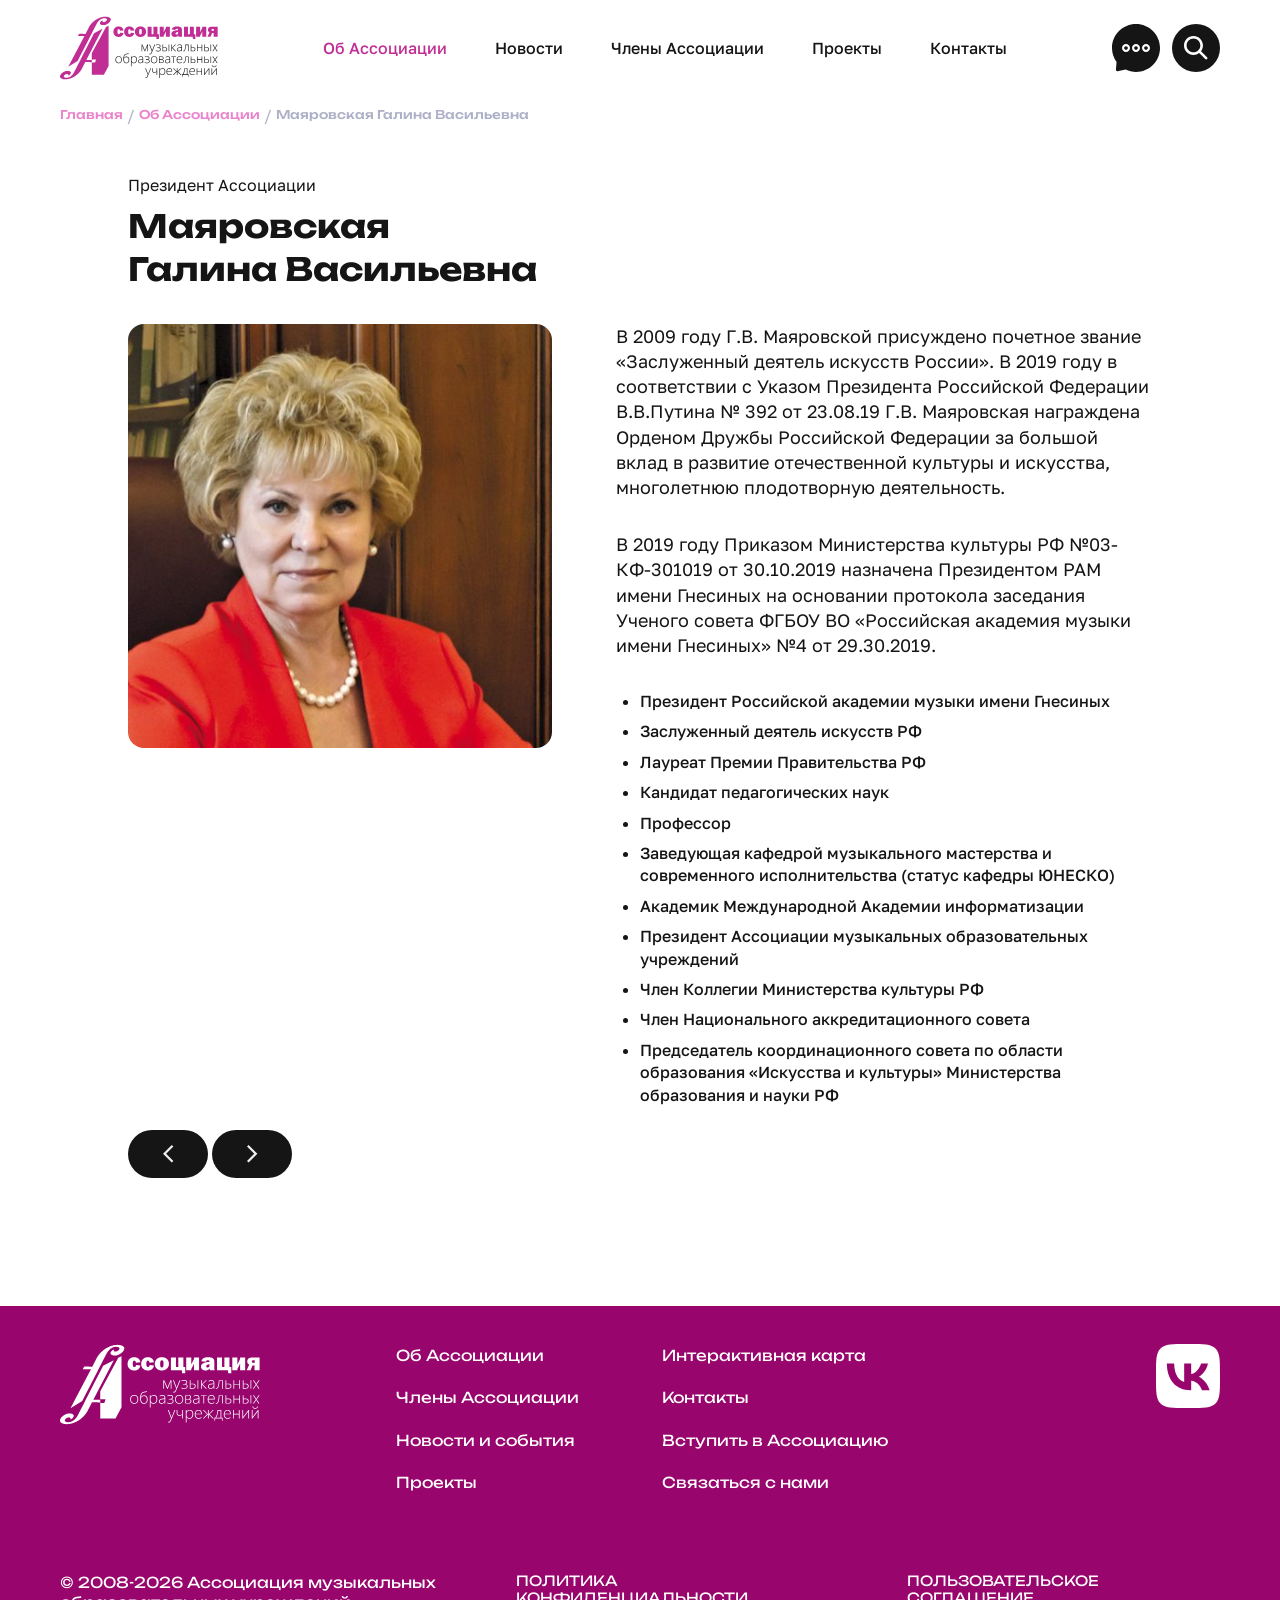
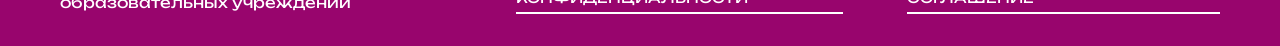
<file: about-detail.html>
<!DOCTYPE html>
<html lang="ru">
<head>
  <meta charset="UTF-8">
  <meta name="viewport" content="width=device-width, initial-scale=1.0">
  <title>Маяровская Галина Васильевна — Ассоциация музыкальных образовательных учреждений</title>

  <link rel="icon" href="favicon.ico" sizes="48x48">
  <link rel="icon" href="favicon.svg" type="image/svg+xml">
  <link rel="apple-touch-icon" href="apple-touch-icon.png">

  <!-- Шрифты из папки fonts: предзагрузка, чтобы текст сразу был нужным шрифтом -->
  <link rel="preload" href="fonts/golos-text-cyrillic.woff2" as="font" type="font/woff2" crossorigin>
  <link rel="preload" href="fonts/golos-text-latin.woff2" as="font" type="font/woff2" crossorigin>
  <link rel="preload" href="fonts/unbounded-cyrillic.woff2" as="font" type="font/woff2" crossorigin>
  <link rel="preload" href="fonts/unbounded-latin.woff2" as="font" type="font/woff2" crossorigin>
  <link rel="stylesheet" href="css/fonts.css">

  <link rel="stylesheet" href="css/vars.css">
  <link rel="stylesheet" href="css/base.css">
  <link rel="stylesheet" href="css/components.css">
  <link rel="stylesheet" href="css/sections.css">
  <link rel="stylesheet" href="css/form.css">
  <link rel="stylesheet" href="css/search.css">
  <link rel="stylesheet" href="css/person.css">
</head>

<body>

  <!-- ============ Шапка ============ -->
  <header class="header header--light">
    <div class="container header__inner">
      <a class="header__logo" href="index.html" aria-label="На главную">
        <img src="logos/amoy-color.svg" width="158" height="64" alt="Ассоциация музыкальных образовательных учреждений">
      </a>

      <nav class="header__nav" aria-label="Основное меню">
        <a class="header__link is-active" href="about.html" aria-current="page">Об Ассоциации</a>
        <a class="header__link" href="news.html">Новости</a>
        <a class="header__link" href="members.html">Члены Ассоциации</a>
        <a class="header__link" href="#">Проекты</a>
        <a class="header__link" href="contacts.html">Контакты</a>
      </nav>

      <div class="header__actions">
        <button class="btn-icon btn-icon--contact" type="button" aria-label="Обратная связь" aria-haspopup="dialog" data-modal-open="feedback">
          <svg width="48" height="48" viewBox="0 0 48 48" fill="none" xmlns="http://www.w3.org/2000/svg" aria-hidden="true">
            <path d="M24.0149 48C20.4046 48 16.8979 47.2012 13.6238 45.6185L5.53388 47.1864C5.11588 47.2678 4.68309 47.1457 4.36864 46.861C4.05792 46.5762 3.89515 46.1695 3.92104 45.7368L4.55729 38.0154C1.56847 33.8921 0 29.0625 0 23.993C0 10.7648 10.768 0 24 0C37.232 0 48 10.7648 48 23.993C48 37.2211 37.232 47.9859 24 47.9859L24.0149 48Z" fill="currentColor"/>
            <path d="M14 28C11.795 28 10 26.208 10 24C10 21.795 11.792 20 14 20C16.205 20 18 21.792 18 24C18 26.205 16.208 28 14 28ZM14 22.1634C12.9896 22.1634 12.1754 22.9895 12.1754 23.9881C12.1754 24.9866 13.0015 25.8127 14 25.8127C14.9985 25.8127 15.8246 24.9984 15.8246 23.9881C15.8246 22.9777 15.0104 22.1634 14 22.1634Z" fill="white"/>
            <path d="M24 28C21.795 28 20 26.208 20 24C20 21.795 21.792 20 24 20C26.205 20 28 21.792 28 24C28 26.205 26.208 28 24 28ZM24 22.1634C22.9896 22.1634 22.1754 22.9895 22.1754 23.9881C22.1754 24.9866 23.0015 25.8127 24 25.8127C24.9985 25.8127 25.8246 24.9984 25.8246 23.9881C25.8246 22.9777 24.9985 22.1634 24 22.1634Z" fill="white"/>
            <path d="M34 28C31.795 28 30 26.208 30 24C30 21.795 31.792 20 34 20C36.205 20 38 21.792 38 24C38 26.205 36.208 28 34 28ZM34 22.1634C32.9896 22.1634 32.1754 22.9895 32.1754 23.9881C32.1754 24.9866 33.0015 25.8127 34 25.8127C34.9985 25.8127 35.8246 24.9984 35.8246 23.9881C35.8246 22.9777 35.0104 22.1634 34 22.1634Z" fill="white"/>
          </svg>
        </button>
        <button class="btn-icon btn-icon--search" type="button" aria-label="Поиск по сайту" aria-haspopup="dialog" data-search-open>
          <img src="icons/search.svg" width="24" height="24" alt="">
        </button>
        <button class="btn-icon btn-icon--menu header__menu-btn js-menu-open" type="button" aria-label="Открыть меню" aria-expanded="false" aria-controls="mobile-menu">
          <img src="icons/menu.svg" width="24" height="24" alt="">
        </button>
      </div>
    </div>
  </header>

  <!-- Мобильное меню (до 1023px) -->
  <div class="mobile-menu js-mobile-menu" id="mobile-menu" aria-hidden="true">
    <div class="mobile-menu__top">
      <a class="header__logo" href="index.html" aria-label="На главную">
        <img src="logos/amoy.svg" width="200" height="81" alt="Ассоциация музыкальных образовательных учреждений">
      </a>
      <button class="btn-icon btn-icon--menu mobile-menu__close js-menu-close" type="button" aria-label="Закрыть меню">&times;</button>
    </div>
    <nav class="mobile-menu__nav" aria-label="Мобильное меню">
      <a class="header__link is-active" href="about.html" aria-current="page">Об Ассоциации</a>
      <a class="header__link" href="news.html">Новости</a>
      <a class="header__link" href="members.html">Члены Ассоциации</a>
      <a class="header__link" href="#">Проекты</a>
      <a class="header__link" href="contacts.html">Контакты</a>
    </nav>
    <div class="mobile-menu__actions">
      <button class="btn-icon btn-icon--contact" type="button" aria-label="Обратная связь" aria-haspopup="dialog" data-modal-open="feedback">
        <svg width="48" height="48" viewBox="0 0 48 48" fill="none" xmlns="http://www.w3.org/2000/svg" aria-hidden="true">
          <path d="M24.0149 48C20.4046 48 16.8979 47.2012 13.6238 45.6185L5.53388 47.1864C5.11588 47.2678 4.68309 47.1457 4.36864 46.861C4.05792 46.5762 3.89515 46.1695 3.92104 45.7368L4.55729 38.0154C1.56847 33.8921 0 29.0625 0 23.993C0 10.7648 10.768 0 24 0C37.232 0 48 10.7648 48 23.993C48 37.2211 37.232 47.9859 24 47.9859L24.0149 48Z" fill="currentColor"/>
          <path d="M14 28C11.795 28 10 26.208 10 24C10 21.795 11.792 20 14 20C16.205 20 18 21.792 18 24C18 26.205 16.208 28 14 28ZM14 22.1634C12.9896 22.1634 12.1754 22.9895 12.1754 23.9881C12.1754 24.9866 13.0015 25.8127 14 25.8127C14.9985 25.8127 15.8246 24.9984 15.8246 23.9881C15.8246 22.9777 15.0104 22.1634 14 22.1634Z" fill="white"/>
          <path d="M24 28C21.795 28 20 26.208 20 24C20 21.795 21.792 20 24 20C26.205 20 28 21.792 28 24C28 26.205 26.208 28 24 28ZM24 22.1634C22.9896 22.1634 22.1754 22.9895 22.1754 23.9881C22.1754 24.9866 23.0015 25.8127 24 25.8127C24.9985 25.8127 25.8246 24.9984 25.8246 23.9881C25.8246 22.9777 24.9985 22.1634 24 22.1634Z" fill="white"/>
          <path d="M34 28C31.795 28 30 26.208 30 24C30 21.795 31.792 20 34 20C36.205 20 38 21.792 38 24C38 26.205 36.208 28 34 28ZM34 22.1634C32.9896 22.1634 32.1754 22.9895 32.1754 23.9881C32.1754 24.9866 33.0015 25.8127 34 25.8127C34.9985 25.8127 35.8246 24.9984 35.8246 23.9881C35.8246 22.9777 35.0104 22.1634 34 22.1634Z" fill="white"/>
        </svg>
        </button>
      <button class="btn-icon btn-icon--search" type="button" aria-label="Поиск по сайту" aria-haspopup="dialog" data-search-open>
        <img src="icons/search.svg" width="24" height="24" alt="">
      </button>
    </div>
  </div>

  <main>
    <div class="container page-top">
      <nav aria-label="Хлебные крошки">
        <ol class="breadcrumbs">
          <li class="breadcrumbs__item"><a class="breadcrumbs__link" href="index.html">Главная</a></li>
          <li class="breadcrumbs__item"><a class="breadcrumbs__link" href="about.html">Об Ассоциации</a></li>
          <li class="breadcrumbs__item breadcrumbs__item--current"><span class="breadcrumbs__current js-person-crumb" aria-current="page">Маяровская Галина Васильевна</span></li>
        </ol>
      </nav>
    </div>

    <!-- Руководители: виден один, стрелки переключают по кругу (js/person.js) -->
    <div class="container">
      <div class="person-page js-persons">
      <article class="person" data-person>
        <header class="person__head">
          <p class="person__role">Президент Ассоциации</p>
          <h1 class="person__name">Маяровская<br>Галина Васильевна</h1>
        </header>
        <div class="person__main">
          <img class="person__photo" src="images/about/leader-mayarovskaya.jpg" width="424" height="424" alt="">
          <div class="person__info">
            <div class="person__text">
              <p>В 2009 году Г.В. Маяровской присуждено почетное звание «Заслуженный деятель искусств России». В 2019 году в соответствии с Указом Президента Российской Федерации В.В.Путина № 392 от 23.08.19 Г.В. Маяровская награждена Орденом Дружбы Российской Федерации за большой вклад в развитие отечественной культуры и искусства, многолетнюю плодотворную деятельность.</p>
              <p>В 2019 году Приказом Министерства культуры РФ №03-КФ-301019 от 30.10.2019 назначена Президентом РАМ имени Гнесиных на основании протокола заседания Ученого совета ФГБОУ ВО «Российская академия музыки имени Гнесиных» №4 от 29.30.2019.</p>
            </div>
            <ul class="person__list">
              <li>Президент Российской академии музыки имени Гнесиных</li>
              <li>Заслуженный деятель искусств РФ</li>
              <li>Лауреат Премии Правительства РФ</li>
              <li>Кандидат педагогических наук</li>
              <li>Профессор</li>
              <li>Заведующая кафедрой музыкального мастерства и современного исполнительства (статус кафедры ЮНЕСКО)</li>
              <li>Академик Международной Академии информатизации</li>
              <li>Президент Ассоциации музыкальных образовательных учреждений</li>
              <li>Член Коллегии Министерства культуры РФ</li>
              <li>Член Национального аккредитационного совета</li>
              <li>Председатель координационного совета по области образования «Искусства и культуры» Министерства образования и науки РФ</li>
            </ul>
          </div>
        </div>
      </article>
      <article class="person" data-person hidden>
        <header class="person__head">
          <p class="person__role">Вице-президент Ассоциации</p>
          <h1 class="person__name">Голубенко<br>Святослав Сергеевич</h1>
        </header>
        <div class="person__main">
          <img class="person__photo" src="images/about/leader-golubenko.jpg" width="424" height="424" alt="">
          <div class="person__info">
            <div class="person__text">
              <p>Информация о руководителе будет добавлена позже.</p>
            </div>
          </div>
        </div>
      </article>
      <article class="person" data-person hidden>
        <header class="person__head">
          <p class="person__role">Исполнительный директор Ассоциации</p>
          <h1 class="person__name">Варенцов<br>Антон Юрьевич</h1>
        </header>
        <div class="person__main">
          <img class="person__photo" src="images/about/leader-varentsov.jpg" width="424" height="424" alt="">
          <div class="person__info">
            <div class="person__text">
              <p>Информация о руководителе будет добавлена позже.</p>
            </div>
          </div>
        </div>
      </article>

        <div class="person-page__nav">
          <button class="btn-arrow js-person-prev" type="button" aria-label="Предыдущий руководитель"><img src="icons/chevron-left.svg" width="11" height="18" alt=""></button>
          <button class="btn-arrow js-person-next" type="button" aria-label="Следующий руководитель"><img src="icons/chevron-right.svg" width="11" height="18" alt=""></button>
        </div>
      </div>
    </div>
  </main>

  <!-- ============ Подвал ============ -->
  <footer class="footer">
    <div class="container footer__inner">
      <div class="footer__top">
        <div class="footer__main">
          <a class="footer__logo" href="index.html" aria-label="На главную">
            <img src="logos/amoy.svg" width="200" height="81" alt="Ассоциация музыкальных образовательных учреждений">
          </a>

          <nav class="footer__nav" aria-label="Меню в подвале">
            <ul class="footer__list">
              <li><a class="footer__link" href="about.html">Об Ассоциации</a></li>
              <li><a class="footer__link" href="members.html">Члены Ассоциации</a></li>
              <li><a class="footer__link" href="news.html">Новости и события</a></li>
              <li><a class="footer__link" href="#">Проекты</a></li>
            </ul>
            <ul class="footer__list">
              <li><a class="footer__link" href="members.html?tab=map">Интерактивная карта</a></li>
              <li><a class="footer__link" href="contacts.html">Контакты</a></li>
              <li><a class="footer__link" href="enter.html">Вступить в Ассоциацию</a></li>
              <li><a class="footer__link" href="#feedback" data-modal-open="feedback">Связаться с нами</a></li>
            </ul>
          </nav>
        </div>

        <a class="btn-social footer__social" href="https://vk.com/associationmei" target="_blank" rel="noopener" aria-label="Мы во ВКонтакте (откроется в новой вкладке)">
          <svg width="48" height="48" viewBox="0 0 48 48" fill="none" xmlns="http://www.w3.org/2000/svg" aria-hidden="true">
            <path d="M3.37 3.37C0 6.75 0 12.17 0 23.04V24.96C0 35.82 0 41.26 3.37 44.63C6.75 48 12.17 48 23.04 48H24.96C35.82 48 41.26 48 44.63 44.63C48 41.25 48 35.83 48 24.96V23.04C48 12.18 48 6.74 44.63 3.37C41.25 0 35.83 0 24.96 0H23.04C12.18 0 6.74 0 3.37 3.37ZM8.11 14.67C8.36 27.15 14.93 34.67 25.76 34.67H26.39V27.52C30.34 27.92 33.28 30.87 34.48 34.67H40.17C39.6087 32.529 38.6039 30.5298 37.2206 28.8019C35.8373 27.0741 34.1063 25.6561 32.14 24.64C34.62 23.15 38.14 19.55 38.97 14.67H33.79C32.71 18.64 29.48 22.24 26.39 22.58V14.67H21.13V28.52C17.93 27.72 13.76 23.84 13.59 14.67H8.11Z" fill-rule="evenodd" clip-rule="evenodd" fill="currentColor"/>
          </svg>
        </a>
      </div>

      <div class="footer__bottom">
        <p class="footer__copy">© 2008-2026 Ассоциация музыкальных образовательных учреждений</p>
        <div class="footer__legal">
          <a class="link-underlined" href="#">Политика конфиденциальности</a>
          <a class="link-underlined" href="#">Пользовательское соглашение</a>
        </div>
      </div>
    </div>
  </footer>

  <!-- ============ Поиск по сайту (js/search.js) ============ -->
  <div class="search js-search" id="search" role="dialog" aria-modal="true" aria-label="Поиск по сайту" aria-hidden="true">
    <button class="search__close" type="button" data-search-close aria-label="Закрыть поиск"><svg viewBox="0 0 32 32" fill="none" aria-hidden="true"><path d="M14.4164 16L3.20833 4.79193L4.79225 3.20801L16.0003 14.416L27.2083 3.20801L28.7923 4.79193L17.5842 16L28.7923 27.208L27.2083 28.7919L16.0003 17.5839L4.79225 28.7919L3.20833 27.208L14.4164 16Z" fill-rule="evenodd" clip-rule="evenodd" fill="currentColor"/></svg></button>

    <div class="search__inner">
      <!-- Заголовок со стрелкой назад — только на мобильном -->
      <div class="search__head">
        <button class="search__back" type="button" data-search-close aria-label="Закрыть поиск"><svg viewBox="0 0 22 22" fill="none" aria-hidden="true"><path d="M9.33964 11L14.2952 6.04447L13.2062 4.95553L7.16175 11L13.2062 17.0445L14.2952 15.9555L9.33964 11Z" fill-rule="evenodd" clip-rule="evenodd" fill="currentColor"/></svg></button>
        <p class="search__heading">Поиск</p>
      </div>

      <!-- action — адрес страницы результатов на сервере -->
      <form class="search__field js-search-form" action="" method="get" role="search">
        <button class="btn-icon btn-icon--search" type="submit" aria-label="Найти">
          <img src="icons/search.svg" width="24" height="24" alt="">
        </button>
        <input class="search__input js-search-input" type="search" name="q" placeholder="Введите название события, места" autocomplete="off" aria-label="Поисковый запрос">
        <button class="search__clear js-search-clear" type="button" aria-label="Очистить" hidden><svg viewBox="0 0 32 32" fill="none" aria-hidden="true"><path d="M14.4164 16L3.20833 4.79193L4.79225 3.20801L16.0003 14.416L27.2083 3.20801L28.7923 4.79193L17.5842 16L28.7923 27.208L27.2083 28.7919L16.0003 17.5839L4.79225 28.7919L3.20833 27.208L14.4164 16Z" fill-rule="evenodd" clip-rule="evenodd" fill="currentColor"/></svg></button>
      </form>

      <div class="search__results js-search-results" aria-live="polite" hidden>
        <div class="search__list js-search-list"></div>
        <p class="search__empty js-search-empty" hidden>Ничего не найдено<br>Попробуйте ввести данные заново</p>
      </div>
    </div>
  </div>

  <!-- ============ Модальное окно «Обратная связь» ============ -->
  <div class="modal" id="modal-feedback" role="dialog" aria-modal="true" aria-labelledby="feedback-title" aria-hidden="true">
    <div class="modal__dialog">
      <button class="modal__close" type="button" data-modal-close aria-label="Закрыть">
        <img src="icons/close.svg" width="32" height="32" alt="">
      </button>

      <h2 class="modal__title" id="feedback-title">Обратная связь</h2>

      <!-- action — адрес обработчика на сервере -->
      <form class="form js-form" action="" method="post" novalidate>
        <div class="form__fields">
          <label class="field">
            <span class="field__control">
              <input class="field__input" type="text" name="name" autocomplete="name" placeholder=" " required>
              <span class="field__label">Ваше имя*</span>
              <button class="field__clear" type="button" aria-label="Очистить поле" tabindex="-1"><img src="icons/clear.svg" width="24" height="24" alt=""></button>
            </span>
            <span class="field__error" aria-live="polite"></span>
          </label>

          <label class="field">
            <span class="field__control">
              <input class="field__input" type="email" name="email" autocomplete="email" placeholder=" " required>
              <span class="field__label">Почта*</span>
              <button class="field__clear" type="button" aria-label="Очистить поле" tabindex="-1"><img src="icons/clear.svg" width="24" height="24" alt=""></button>
            </span>
            <span class="field__error" aria-live="polite"></span>
          </label>

          <label class="field">
            <span class="field__control">
              <input class="field__input" type="tel" name="phone" autocomplete="tel" inputmode="tel" placeholder=" " required>
              <span class="field__label">Телефон*</span>
              <button class="field__clear" type="button" aria-label="Очистить поле" tabindex="-1"><img src="icons/clear.svg" width="24" height="24" alt=""></button>
            </span>
            <span class="field__error" aria-live="polite"></span>
          </label>

          <label class="field">
            <span class="field__control">
              <input class="field__input" type="text" name="company" autocomplete="organization" placeholder=" ">
              <span class="field__label">Компания</span>
              <button class="field__clear" type="button" aria-label="Очистить поле" tabindex="-1"><img src="icons/clear.svg" width="24" height="24" alt=""></button>
            </span>
            <span class="field__error" aria-live="polite"></span>
          </label>

          <label class="field">
            <span class="field__control">
              <input class="field__input" type="text" name="message" placeholder=" ">
              <span class="field__label">Ваш запрос</span>
              <button class="field__clear" type="button" aria-label="Очистить поле" tabindex="-1"><img src="icons/clear.svg" width="24" height="24" alt=""></button>
            </span>
            <span class="field__error" aria-live="polite"></span>
          </label>
        </div>

        <label class="checkbox">
          <input class="checkbox__input js-form-agree" type="checkbox" name="agree" value="1" required>
          <span class="checkbox__box" aria-hidden="true"></span>
          <span>Я подтверждаю ознакомление с <a href="#">Политикой обработки персональных данных</a> и даю <a href="#">Согласие на обработку моих персональных данных</a></span>
        </label>

        <button class="btn btn--light" type="submit" disabled>Отправить</button>
      </form>

      <p class="form__success js-form-success" hidden>Спасибо! Ваше сообщение отправлено, мы свяжемся с вами в ближайшее время.</p>

      <img class="modal__decor" src="images/feedback-logo.png" width="143" height="175" alt="" loading="lazy">
    </div>
  </div>

  <script src="js/main.js"></script>
  <script src="js/form.js"></script>
  <script src="js/search.js"></script>
  <script src="js/person.js"></script>
</body>
</html>
</file>
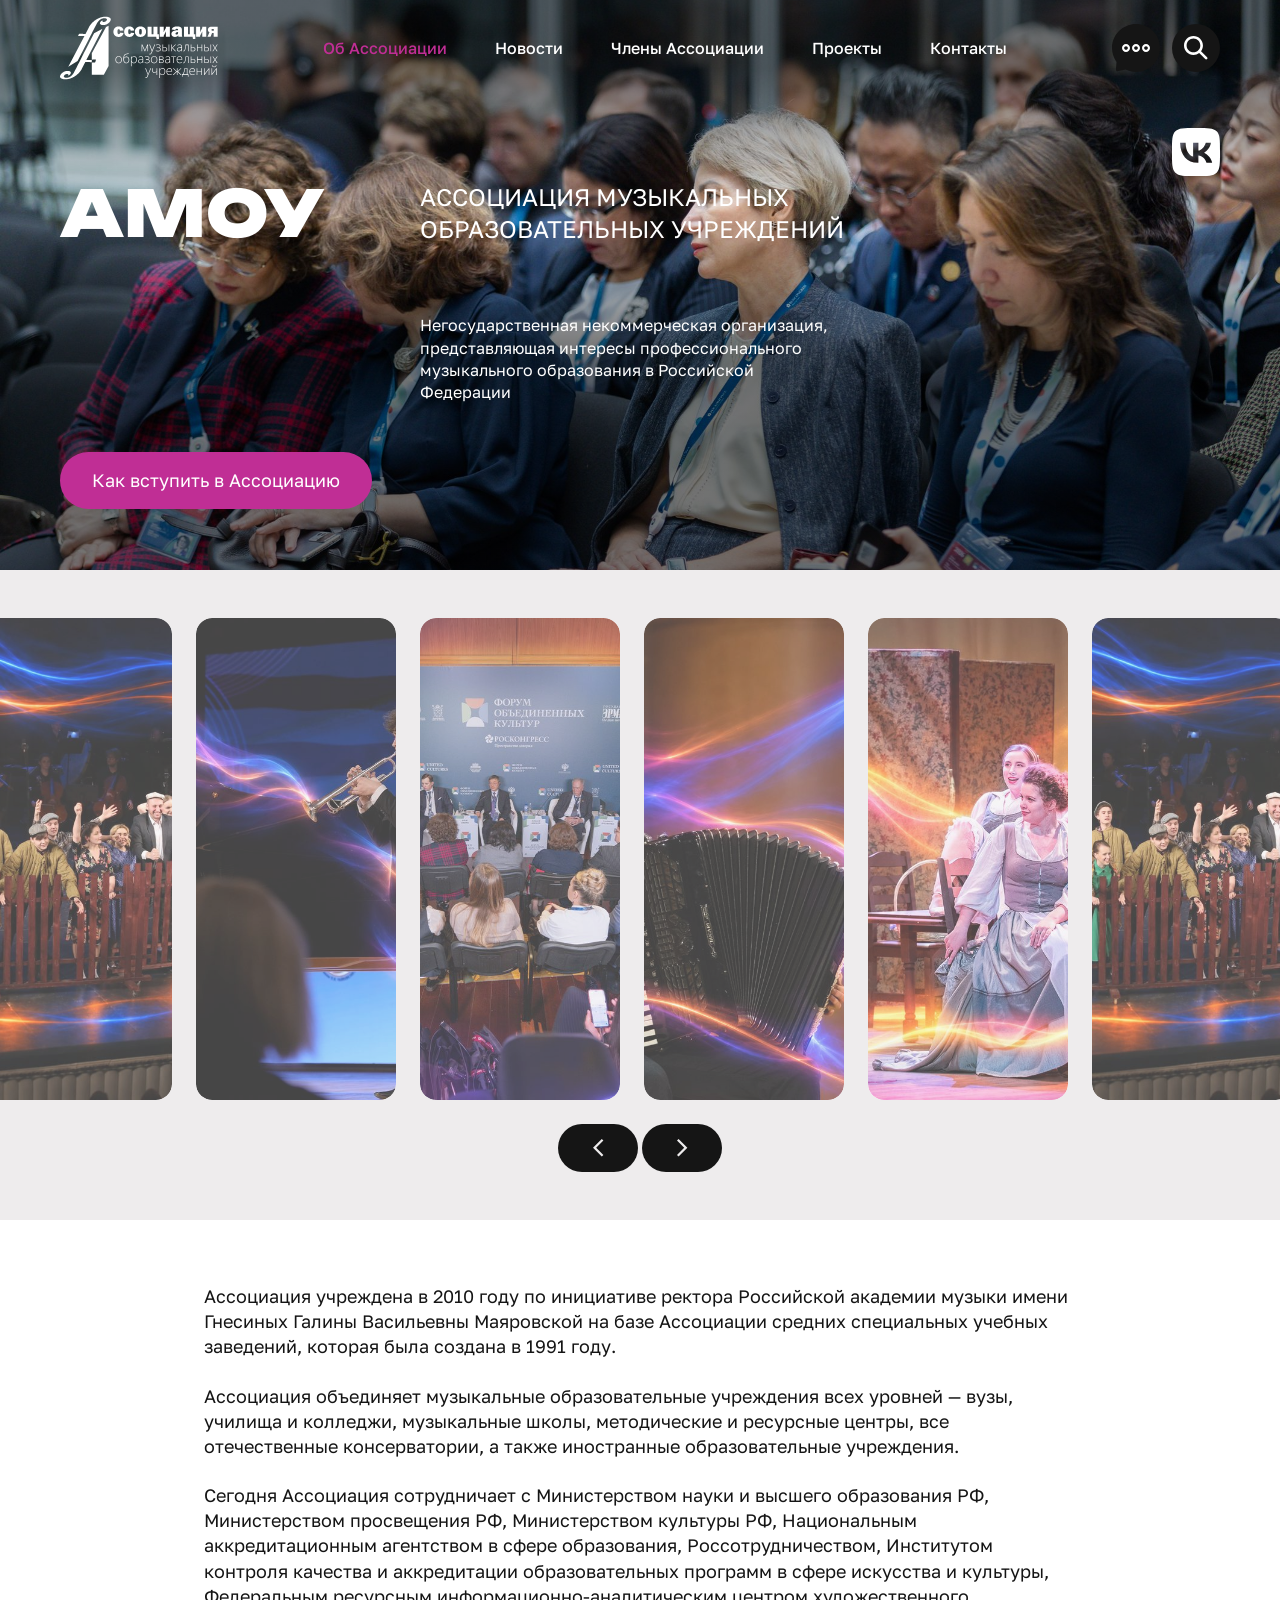
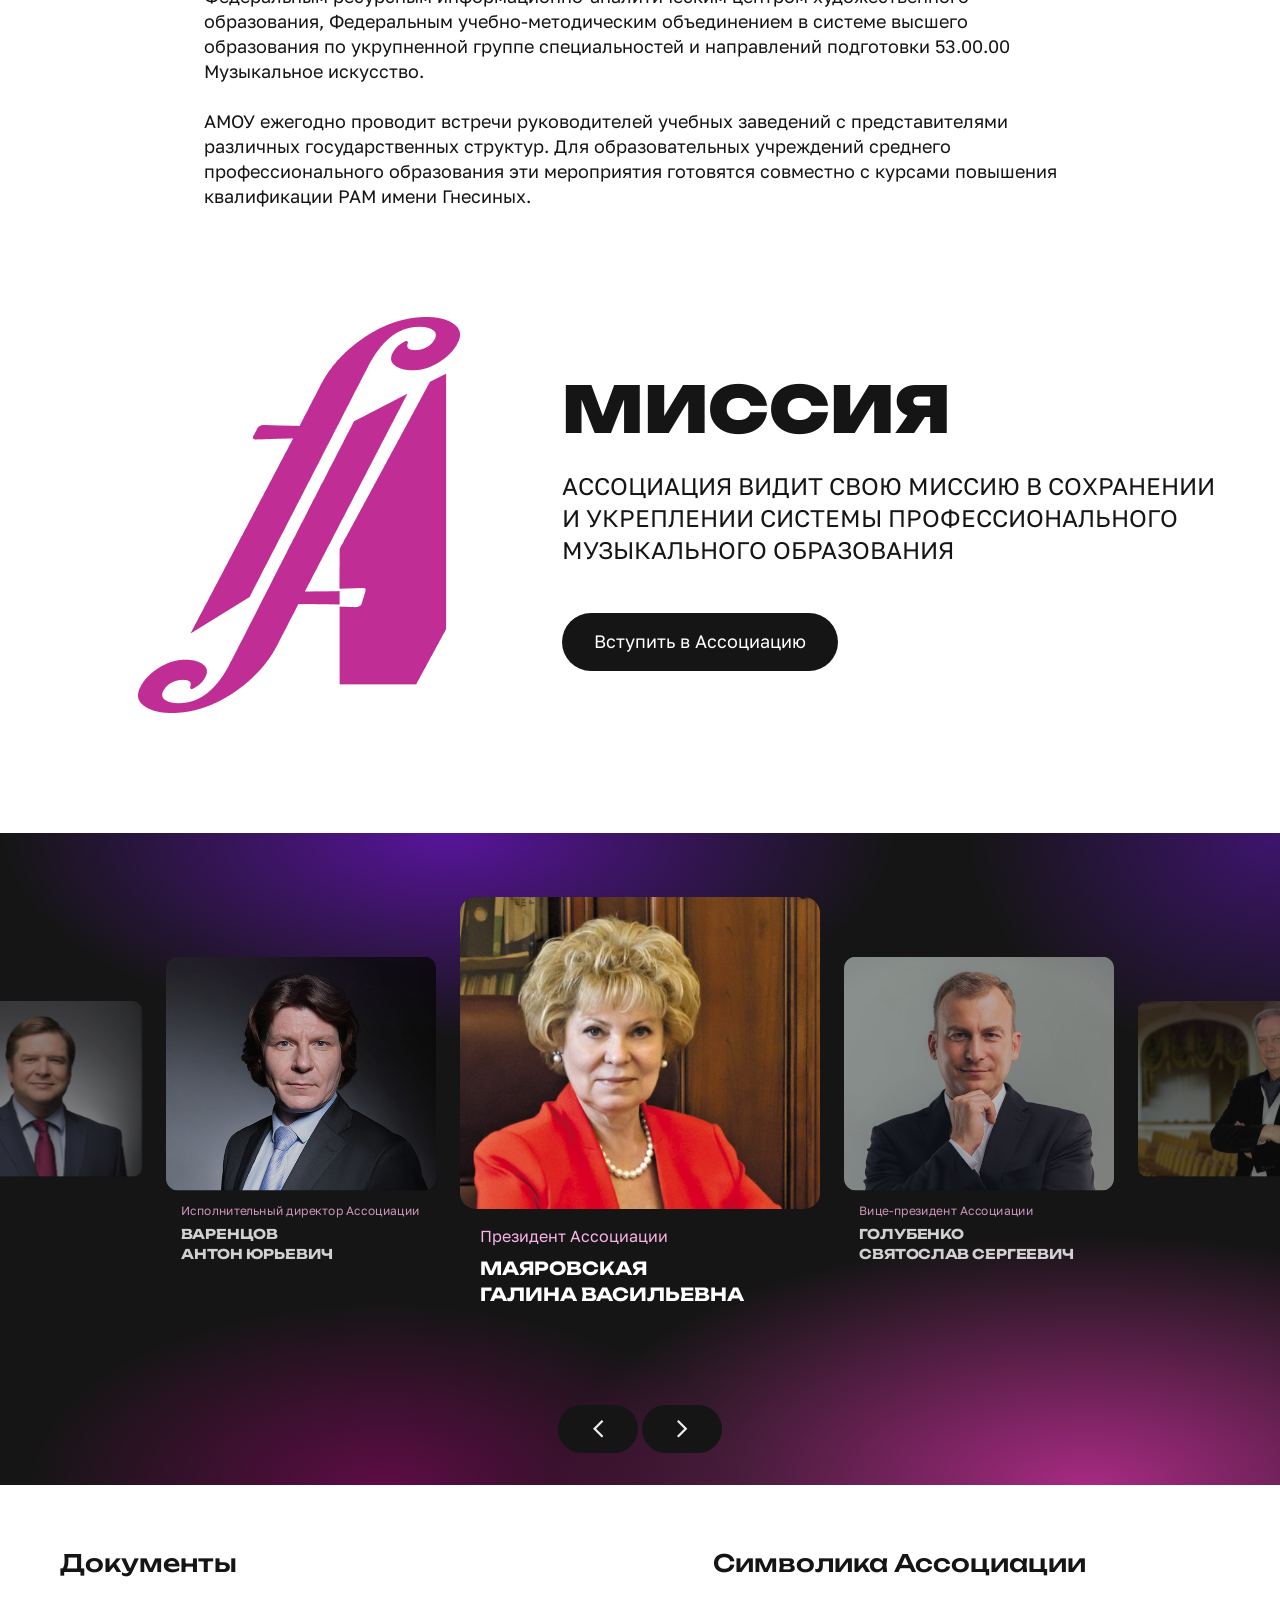
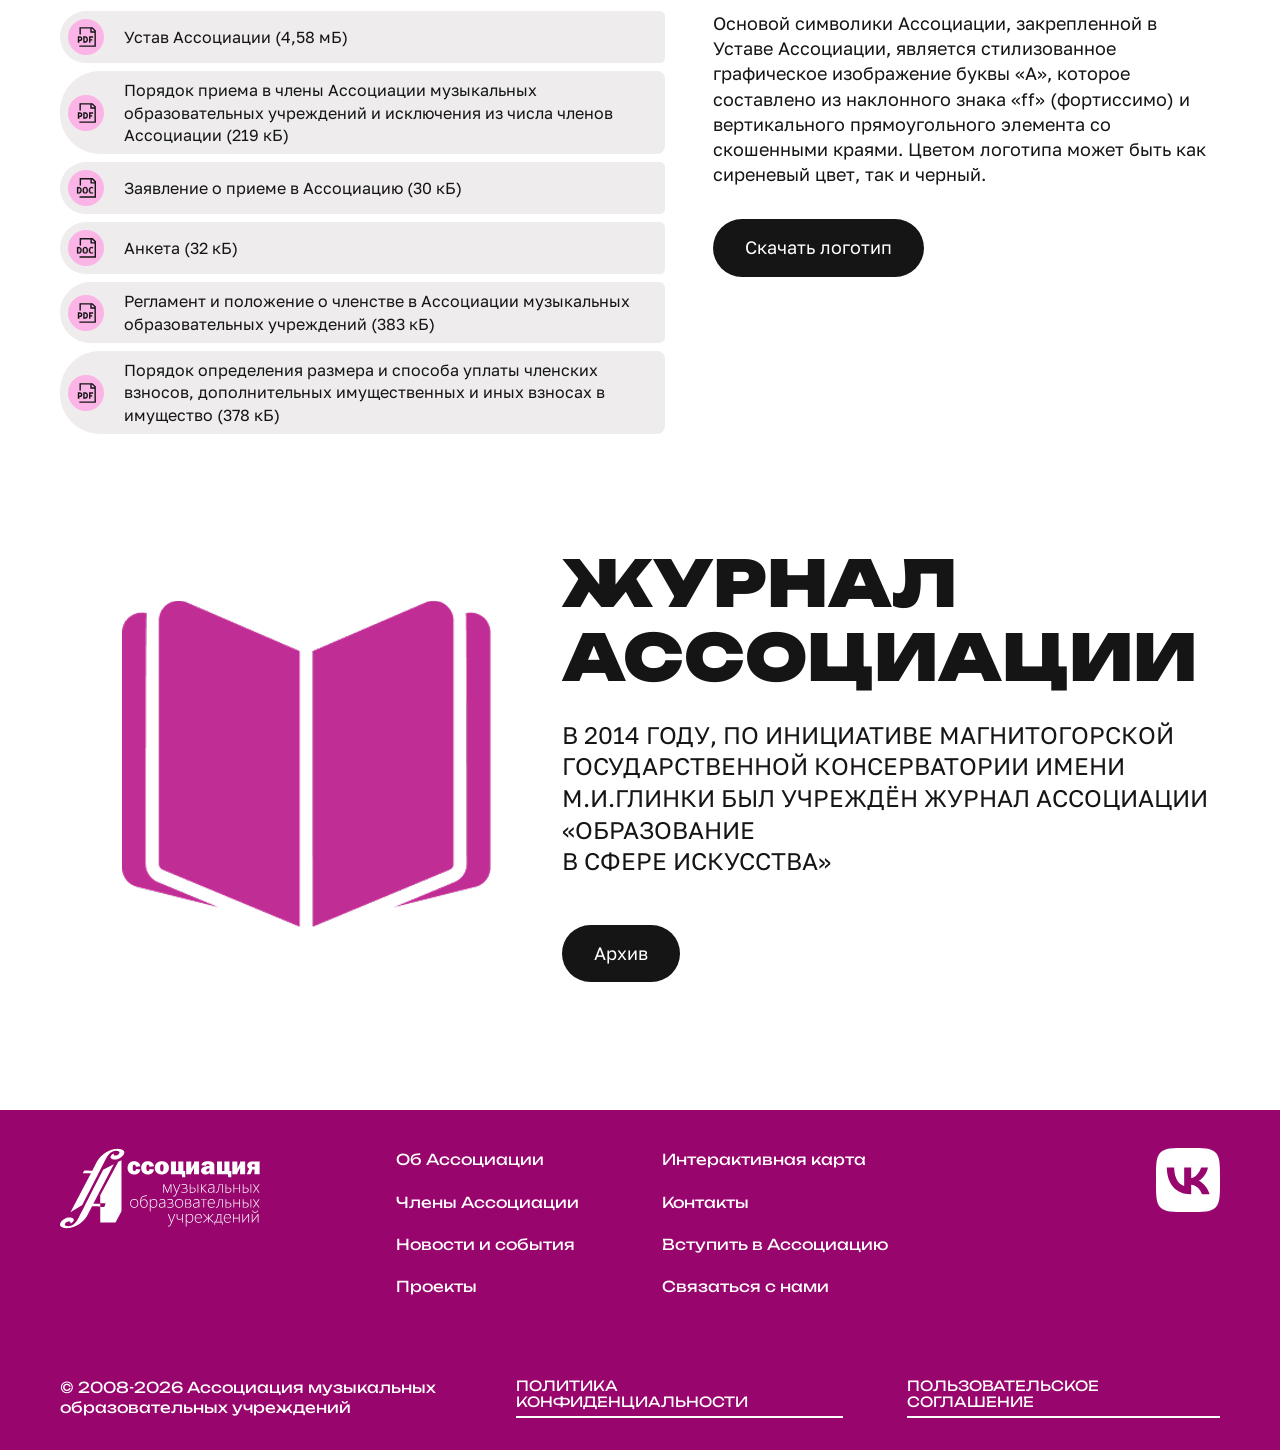
<file: about.html>
<!DOCTYPE html>
<html lang="ru">
<head>
  <meta charset="UTF-8">
  <meta name="viewport" content="width=device-width, initial-scale=1.0">
  <title>Об Ассоциации — Ассоциация музыкальных образовательных учреждений</title>

  <link rel="icon" href="favicon.ico" sizes="48x48">
  <link rel="icon" href="favicon.svg" type="image/svg+xml">
  <link rel="apple-touch-icon" href="apple-touch-icon.png">

  <!-- Шрифты из папки fonts: предзагрузка, чтобы текст сразу был нужным шрифтом -->
  <link rel="preload" href="fonts/golos-text-cyrillic.woff2" as="font" type="font/woff2" crossorigin>
  <link rel="preload" href="fonts/golos-text-latin.woff2" as="font" type="font/woff2" crossorigin>
  <link rel="preload" href="fonts/unbounded-cyrillic.woff2" as="font" type="font/woff2" crossorigin>
  <link rel="preload" href="fonts/unbounded-latin.woff2" as="font" type="font/woff2" crossorigin>
  <link rel="stylesheet" href="css/fonts.css">
  <link rel="stylesheet" href="https://cdn.jsdelivr.net/npm/swiper@11/swiper-bundle.min.css" />

  <link rel="stylesheet" href="css/vars.css">
  <link rel="stylesheet" href="css/base.css">
  <link rel="stylesheet" href="css/components.css">
  <link rel="stylesheet" href="css/sections.css">
  <link rel="stylesheet" href="css/form.css">
  <link rel="stylesheet" href="css/search.css">
  <link rel="stylesheet" href="css/about.css">
</head>

<body>

  <!-- ============ Шапка ============ -->
  <header class="header">
    <div class="container header__inner">
      <a class="header__logo" href="index.html" aria-label="На главную">
        <img src="logos/amoy.svg" width="200" height="81" alt="Ассоциация музыкальных образовательных учреждений">
      </a>

      <nav class="header__nav" aria-label="Основное меню">
        <a class="header__link is-active" href="about.html" aria-current="page">Об Ассоциации</a>
        <a class="header__link" href="news.html">Новости</a>
        <a class="header__link" href="members.html">Члены Ассоциации</a>
        <a class="header__link" href="#">Проекты</a>
        <a class="header__link" href="contacts.html">Контакты</a>
      </nav>

      <div class="header__actions">
        <button class="btn-icon btn-icon--contact" type="button" aria-label="Обратная связь" aria-haspopup="dialog" data-modal-open="feedback">
          <svg width="48" height="48" viewBox="0 0 48 48" fill="none" xmlns="http://www.w3.org/2000/svg" aria-hidden="true">
            <path d="M24.0149 48C20.4046 48 16.8979 47.2012 13.6238 45.6185L5.53388 47.1864C5.11588 47.2678 4.68309 47.1457 4.36864 46.861C4.05792 46.5762 3.89515 46.1695 3.92104 45.7368L4.55729 38.0154C1.56847 33.8921 0 29.0625 0 23.993C0 10.7648 10.768 0 24 0C37.232 0 48 10.7648 48 23.993C48 37.2211 37.232 47.9859 24 47.9859L24.0149 48Z" fill="currentColor"/>
            <path d="M14 28C11.795 28 10 26.208 10 24C10 21.795 11.792 20 14 20C16.205 20 18 21.792 18 24C18 26.205 16.208 28 14 28ZM14 22.1634C12.9896 22.1634 12.1754 22.9895 12.1754 23.9881C12.1754 24.9866 13.0015 25.8127 14 25.8127C14.9985 25.8127 15.8246 24.9984 15.8246 23.9881C15.8246 22.9777 15.0104 22.1634 14 22.1634Z" fill="white"/>
            <path d="M24 28C21.795 28 20 26.208 20 24C20 21.795 21.792 20 24 20C26.205 20 28 21.792 28 24C28 26.205 26.208 28 24 28ZM24 22.1634C22.9896 22.1634 22.1754 22.9895 22.1754 23.9881C22.1754 24.9866 23.0015 25.8127 24 25.8127C24.9985 25.8127 25.8246 24.9984 25.8246 23.9881C25.8246 22.9777 24.9985 22.1634 24 22.1634Z" fill="white"/>
            <path d="M34 28C31.795 28 30 26.208 30 24C30 21.795 31.792 20 34 20C36.205 20 38 21.792 38 24C38 26.205 36.208 28 34 28ZM34 22.1634C32.9896 22.1634 32.1754 22.9895 32.1754 23.9881C32.1754 24.9866 33.0015 25.8127 34 25.8127C34.9985 25.8127 35.8246 24.9984 35.8246 23.9881C35.8246 22.9777 35.0104 22.1634 34 22.1634Z" fill="white"/>
          </svg>
        </button>
        <button class="btn-icon btn-icon--search" type="button" aria-label="Поиск по сайту" aria-haspopup="dialog" data-search-open>
          <img src="icons/search.svg" width="24" height="24" alt="">
        </button>
        <button class="btn-icon btn-icon--menu header__menu-btn js-menu-open" type="button" aria-label="Открыть меню" aria-expanded="false" aria-controls="mobile-menu">
          <img src="icons/menu.svg" width="24" height="24" alt="">
        </button>
      </div>
    </div>
  </header>

  <!-- Мобильное меню (до 1023px) -->
  <div class="mobile-menu js-mobile-menu" id="mobile-menu" aria-hidden="true">
    <div class="mobile-menu__top">
      <a class="header__logo" href="index.html" aria-label="На главную">
        <img src="logos/amoy.svg" width="200" height="81" alt="Ассоциация музыкальных образовательных учреждений">
      </a>
      <button class="btn-icon btn-icon--menu mobile-menu__close js-menu-close" type="button" aria-label="Закрыть меню">&times;</button>
    </div>
    <nav class="mobile-menu__nav" aria-label="Мобильное меню">
      <a class="header__link is-active" href="about.html" aria-current="page">Об Ассоциации</a>
      <a class="header__link" href="news.html">Новости</a>
      <a class="header__link" href="members.html">Члены Ассоциации</a>
      <a class="header__link" href="#">Проекты</a>
      <a class="header__link" href="contacts.html">Контакты</a>
    </nav>
    <div class="mobile-menu__actions">
      <button class="btn-icon btn-icon--contact" type="button" aria-label="Обратная связь" aria-haspopup="dialog" data-modal-open="feedback">
        <svg width="48" height="48" viewBox="0 0 48 48" fill="none" xmlns="http://www.w3.org/2000/svg" aria-hidden="true">
          <path d="M24.0149 48C20.4046 48 16.8979 47.2012 13.6238 45.6185L5.53388 47.1864C5.11588 47.2678 4.68309 47.1457 4.36864 46.861C4.05792 46.5762 3.89515 46.1695 3.92104 45.7368L4.55729 38.0154C1.56847 33.8921 0 29.0625 0 23.993C0 10.7648 10.768 0 24 0C37.232 0 48 10.7648 48 23.993C48 37.2211 37.232 47.9859 24 47.9859L24.0149 48Z" fill="currentColor"/>
          <path d="M14 28C11.795 28 10 26.208 10 24C10 21.795 11.792 20 14 20C16.205 20 18 21.792 18 24C18 26.205 16.208 28 14 28ZM14 22.1634C12.9896 22.1634 12.1754 22.9895 12.1754 23.9881C12.1754 24.9866 13.0015 25.8127 14 25.8127C14.9985 25.8127 15.8246 24.9984 15.8246 23.9881C15.8246 22.9777 15.0104 22.1634 14 22.1634Z" fill="white"/>
          <path d="M24 28C21.795 28 20 26.208 20 24C20 21.795 21.792 20 24 20C26.205 20 28 21.792 28 24C28 26.205 26.208 28 24 28ZM24 22.1634C22.9896 22.1634 22.1754 22.9895 22.1754 23.9881C22.1754 24.9866 23.0015 25.8127 24 25.8127C24.9985 25.8127 25.8246 24.9984 25.8246 23.9881C25.8246 22.9777 24.9985 22.1634 24 22.1634Z" fill="white"/>
          <path d="M34 28C31.795 28 30 26.208 30 24C30 21.795 31.792 20 34 20C36.205 20 38 21.792 38 24C38 26.205 36.208 28 34 28ZM34 22.1634C32.9896 22.1634 32.1754 22.9895 32.1754 23.9881C32.1754 24.9866 33.0015 25.8127 34 25.8127C34.9985 25.8127 35.8246 24.9984 35.8246 23.9881C35.8246 22.9777 35.0104 22.1634 34 22.1634Z" fill="white"/>
        </svg>
        </button>
      <button class="btn-icon btn-icon--search" type="button" aria-label="Поиск по сайту" aria-haspopup="dialog" data-search-open>
        <img src="icons/search.svg" width="24" height="24" alt="">
      </button>
    </div>
  </div>

  <main>

    <!-- ============ Главный блок ============ -->
    <section class="about-hero">
      <img class="about-hero__bg" src="images/about/hero.jpg" width="1920" height="1280" alt="">
      <div class="about-hero__overlay"></div>

      <div class="container about-hero__inner">
        <h1 class="title-h2">АМОУ</h1>
        <p class="text-large about-hero__subtitle">Ассоциация музыкальных образовательных учреждений</p>
        <p class="about-hero__text">Негосударственная некоммерческая организация, представляющая интересы профессионального музыкального образования в Российской Федерации</p>
        <a class="btn btn--light about-hero__btn" href="enter.html">Как вступить в Ассоциацию</a>

        <a class="btn-social about-hero__social" href="https://vk.com/associationmei" target="_blank" rel="noopener" aria-label="Мы во ВКонтакте (откроется в новой вкладке)">
          <svg width="48" height="48" viewBox="0 0 48 48" fill="none" xmlns="http://www.w3.org/2000/svg" aria-hidden="true">
            <path d="M3.37 3.37C0 6.75 0 12.17 0 23.04V24.96C0 35.82 0 41.26 3.37 44.63C6.75 48 12.17 48 23.04 48H24.96C35.82 48 41.26 48 44.63 44.63C48 41.25 48 35.83 48 24.96V23.04C48 12.18 48 6.74 44.63 3.37C41.25 0 35.83 0 24.96 0H23.04C12.18 0 6.74 0 3.37 3.37ZM8.11 14.67C8.36 27.15 14.93 34.67 25.76 34.67H26.39V27.52C30.34 27.92 33.28 30.87 34.48 34.67H40.17C39.6087 32.529 38.6039 30.5298 37.2206 28.8019C35.8373 27.0741 34.1063 25.6561 32.14 24.64C34.62 23.15 38.14 19.55 38.97 14.67H33.79C32.71 18.64 29.48 22.24 26.39 22.58V14.67H21.13V28.52C17.93 27.72 13.76 23.84 13.59 14.67H8.11Z" fill-rule="evenodd" clip-rule="evenodd" fill="currentColor"/>
          </svg>
        </a>
      </div>
    </section>

    <!-- ============ Задачи Ассоциации ============ -->
    <!-- Первая карточка раскрыта (класс is-active). Скрипт — js/about.js -->
    <section class="tasks js-tasks" aria-label="Задачи Ассоциации">
      <div class="tasks__track js-tasks-track">
          <article class="task is-active" tabindex="0" aria-expanded="true">
            <div class="task__body">
              <p class="task__label">Задача Ассоциации</p>
              <h3 class="task__title">Сохранение преемственности педагогических традиций в музыкальном образовании</h3>
            </div>
            <img class="task__image" src="images/about/task-1.jpg" width="1200" height="800" alt="" loading="lazy">
          </article>
          <article class="task" tabindex="0" aria-expanded="false">
            <div class="task__body">
              <p class="task__label">Задача Ассоциации</p>
              <h3 class="task__title">Укрепление системы непрерывного музыкального образования</h3>
            </div>
            <img class="task__image" src="images/about/task-2.jpg" width="1200" height="800" alt="" loading="lazy">
          </article>
          <article class="task" tabindex="0" aria-expanded="false">
            <div class="task__body">
              <p class="task__label">Задача Ассоциации</p>
              <h3 class="task__title">Представление интересов профессионального музыкального образования в диалоге с государственными органами и профильными ведомствами</h3>
            </div>
            <img class="task__image" src="images/about/task-3.jpg" width="1200" height="800" alt="" loading="lazy">
          </article>
          <article class="task" tabindex="0" aria-expanded="false">
            <div class="task__body">
              <p class="task__label">Задача Ассоциации</p>
              <h3 class="task__title">Участие в обсуждении и совершенствовании образовательных стандартов и программ в сфере музыкального искусства</h3>
            </div>
            <img class="task__image" src="images/about/task-4.jpg" width="1200" height="800" alt="" loading="lazy">
          </article>
          <article class="task" tabindex="0" aria-expanded="false">
            <div class="task__body">
              <p class="task__label">Задача Ассоциации</p>
              <h3 class="task__title">Проведение профессиональной экспертизы ключевых инициатив и решений, затрагивающих музыкальное образование</h3>
            </div>
            <img class="task__image" src="images/about/task-5.jpg" width="1200" height="800" alt="" loading="lazy">
          </article>
          <article class="task" tabindex="0" aria-expanded="false">
            <div class="task__body">
              <p class="task__label">Задача Ассоциации</p>
              <h3 class="task__title">Формирование единого пространства профессионального общения для учреждений всех уровней музыкального образования</h3>
            </div>
            <img class="task__image" src="images/about/task-1.jpg" width="1200" height="800" alt="" loading="lazy">
          </article>
          <article class="task" tabindex="0" aria-expanded="false">
            <div class="task__body">
              <p class="task__label">Задача Ассоциации</p>
              <h3 class="task__title">Развитие межрегионального сотрудничества и профессиональных связей между учреждениями</h3>
            </div>
            <img class="task__image" src="images/about/task-2.jpg" width="1200" height="800" alt="" loading="lazy">
          </article>
          <article class="task" tabindex="0" aria-expanded="false">
            <div class="task__body">
              <p class="task__label">Задача Ассоциации</p>
              <h3 class="task__title">Содействие обмену успешным опытом, методиками и педагогическими наработками между участниками</h3>
            </div>
            <img class="task__image" src="images/about/task-3.jpg" width="1200" height="800" alt="" loading="lazy">
          </article>
          <article class="task" tabindex="0" aria-expanded="false">
            <div class="task__body">
              <p class="task__label">Задача Ассоциации</p>
              <h3 class="task__title">Создание условий для профессионального становления и творческой реализации обучающихся на всех этапах</h3>
            </div>
            <img class="task__image" src="images/about/task-4.jpg" width="1200" height="800" alt="" loading="lazy">
          </article>
          <article class="task" tabindex="0" aria-expanded="false">
            <div class="task__body">
              <p class="task__label">Задача Ассоциации</p>
              <h3 class="task__title">Поддержка наставничества и работы с одарёнными детьми и молодёжью</h3>
            </div>
            <img class="task__image" src="images/about/task-5.jpg" width="1200" height="800" alt="" loading="lazy">
          </article>
          <article class="task" tabindex="0" aria-expanded="false">
            <div class="task__body">
              <p class="task__label">Задача Ассоциации</p>
              <h3 class="task__title">Содействие творческим проектам образовательных учреждений — членов Ассоциации</h3>
            </div>
            <img class="task__image" src="images/about/task-1.jpg" width="1200" height="800" alt="" loading="lazy">
          </article>
          <article class="task" tabindex="0" aria-expanded="false">
            <div class="task__body">
              <p class="task__label">Задача Ассоциации</p>
              <h3 class="task__title">Расширение профессиональных связей с музыкальными образовательными организациями зарубежных стран</h3>
            </div>
            <img class="task__image" src="images/about/task-2.jpg" width="1200" height="800" alt="" loading="lazy">
          </article>
          <article class="task" tabindex="0" aria-expanded="false">
            <div class="task__body">
              <p class="task__label">Задача Ассоциации</p>
              <h3 class="task__title">Участие в международных форумах и совместных проектах в сфере музыкального образования</h3>
            </div>
            <img class="task__image" src="images/about/task-3.jpg" width="1200" height="800" alt="" loading="lazy">
          </article>
          <article class="task" tabindex="0" aria-expanded="false">
            <div class="task__body">
              <p class="task__label">Задача Ассоциации</p>
              <h3 class="task__title">Формирование репутации членства в Ассоциации как знака профессионального качества</h3>
            </div>
            <img class="task__image" src="images/about/task-4.jpg" width="1200" height="800" alt="" loading="lazy">
          </article>
          <article class="task" tabindex="0" aria-expanded="false">
            <div class="task__body">
              <p class="task__label">Задача Ассоциации</p>
              <h3 class="task__title">Укрепление авторитета профессии музыканта-педагога и музыкального образования в целом</h3>
            </div>
            <img class="task__image" src="images/about/task-5.jpg" width="1200" height="800" alt="" loading="lazy">
          </article>
          <article class="task" tabindex="0" aria-expanded="false">
            <div class="task__body">
              <p class="task__label">Задача Ассоциации</p>
              <h3 class="task__title">Определение долгосрочных ориентиров развития музыкального образования</h3>
            </div>
            <img class="task__image" src="images/about/task-1.jpg" width="1200" height="800" alt="" loading="lazy">
          </article>
      </div>
      <div class="tasks__nav">
        <button class="btn-arrow js-tasks-prev" type="button" aria-label="Предыдущая задача"><img src="icons/chevron-left.svg" width="11" height="18" alt=""></button>
        <button class="btn-arrow js-tasks-next" type="button" aria-label="Следующая задача"><img src="icons/chevron-right.svg" width="11" height="18" alt=""></button>
      </div>
    </section>

    <!-- ============ Об Ассоциации ============ -->
    <div class="container">
      <div class="about-text">
        <p>Ассоциация учреждена в 2010 году по инициативе ректора Российской академии музыки имени Гнесиных Галины Васильевны Маяровской на базе Ассоциации средних специальных учебных заведений, которая была создана в 1991 году.</p>
        <p>Ассоциация объединяет музыкальные образовательные учреждения всех уровней — вузы, училища и колледжи, музыкальные школы, методические и ресурсные центры, все отечественные консерватории, а также иностранные образовательные учреждения.</p>
        <p>Сегодня Ассоциация сотрудничает с Министерством науки и высшего образования РФ, Министерством просвещения РФ, Министерством культуры РФ, Национальным аккредитационным агентством в сфере образования, Россотрудничеством, Институтом контроля качества и аккредитации образовательных программ в сфере искусства и культуры, Федеральным ресурсным информационно-аналитическим центром художественного образования, Федеральным учебно-методическим объединением в системе высшего образования по укрупненной группе специальностей и направлений подготовки 53.00.00 Музыкальное искусство.</p>
        <p>АМОУ ежегодно проводит встречи руководителей учебных заведений с представителями различных государственных структур. Для образовательных учреждений среднего профессионального образования эти мероприятия готовятся совместно с курсами повышения квалификации РАМ имени Гнесиных.</p>
      </div>
    </div>

    <!-- ============ Миссия ============ -->
    <section class="mission">
      <div class="container banner">
        <div class="banner__media">
          <img src="images/about/mission.png" width="432" height="432" alt="" loading="lazy">
        </div>
        <div class="banner__content">
          <div class="banner__head">
            <h2 class="title-h2">Миссия</h2>
            <p class="text-large">Ассоциация видит свою миссию в сохранении <br>и укреплении системы профессионального музыкального образования</p>
          </div>
          <a class="btn btn--dark banner__btn" href="enter.html">Вступить в Ассоциацию</a>
        </div>
      </div>
    </section>

    <!-- ============ Руководство ============ -->
    <!-- data-initial — номер (с нуля) руководителя, который стоит по центру при загрузке -->
    <section class="leaders js-leaders" data-initial="3" aria-label="Руководство Ассоциации">
      <div class="swiper leaders__slider">
        <div class="swiper-wrapper">
            <a class="swiper-slide leader" href="about-detail.html">
              <img class="leader__photo" src="images/about/leader-6.jpg" width="360" height="312" alt="">
              <span class="leader__caption">
                <span class="leader__role">Член правления Ассоциации</span>
                <span class="leader__name">Фамилия<br>Имя Отчество</span>
              </span>
            </a>
            <a class="swiper-slide leader" href="about-detail.html">
              <img class="leader__photo" src="images/about/leader-7.jpg" width="360" height="312" alt="">
              <span class="leader__caption">
                <span class="leader__role">Член правления Ассоциации</span>
                <span class="leader__name">Фамилия<br>Имя Отчество</span>
              </span>
            </a>
            <a class="swiper-slide leader" href="about-detail.html?id=3">
              <img class="leader__photo" src="images/about/leader-varentsov.jpg" width="360" height="312" alt="">
              <span class="leader__caption">
                <span class="leader__role">Исполнительный директор Ассоциации</span>
                <span class="leader__name">Варенцов<br>Антон Юрьевич</span>
              </span>
            </a>
            <a class="swiper-slide leader" href="about-detail.html?id=1">
              <img class="leader__photo" src="images/about/leader-mayarovskaya.jpg" width="360" height="312" alt="">
              <span class="leader__caption">
                <span class="leader__role">Президент Ассоциации</span>
                <span class="leader__name">Маяровская<br>Галина Васильевна</span>
              </span>
            </a>
            <a class="swiper-slide leader" href="about-detail.html?id=2">
              <img class="leader__photo" src="images/about/leader-golubenko.jpg" width="360" height="312" alt="">
              <span class="leader__caption">
                <span class="leader__role">Вице-президент Ассоциации</span>
                <span class="leader__name">Голубенко<br>Святослав Сергеевич</span>
              </span>
            </a>
            <a class="swiper-slide leader" href="about-detail.html">
              <img class="leader__photo" src="images/about/leader-4.jpg" width="360" height="312" alt="">
              <span class="leader__caption">
                <span class="leader__role">Член правления Ассоциации</span>
                <span class="leader__name">Фамилия<br>Имя Отчество</span>
              </span>
            </a>
            <a class="swiper-slide leader" href="about-detail.html">
              <img class="leader__photo" src="images/about/leader-5.jpg" width="360" height="312" alt="">
              <span class="leader__caption">
                <span class="leader__role">Член правления Ассоциации</span>
                <span class="leader__name">Фамилия<br>Имя Отчество</span>
              </span>
            </a>
        </div>
      </div>
      <div class="leaders__nav">
        <button class="btn-arrow js-leaders-prev" type="button" aria-label="Назад"><img src="icons/chevron-left.svg" width="11" height="18" alt=""></button>
        <button class="btn-arrow js-leaders-next" type="button" aria-label="Вперёд"><img src="icons/chevron-right.svg" width="11" height="18" alt=""></button>
      </div>
    </section>

    <!-- ============ Документы и символика ============ -->
    <div class="container about-docs">
      <section class="about-docs__list">
        <h2 class="title-h5">Документы</h2>
        <ul class="doc-list">
            <li>
              <a class="doc-link" href="docs/chicken.pdf" download="Устав Ассоциации.pdf">
                <span class="doc-link__icon"><img src="icons/pdf.svg" width="20" height="20" alt=""><img class="doc-link__download" src="icons/download.svg" width="20" height="20" alt=""></span>
                <span>Устав Ассоциации (4,58 мБ)</span>
              </a>
            </li>
            <li>
              <a class="doc-link" href="docs/chicken.pdf" download="Порядок приема в члены Ассоциации.pdf">
                <span class="doc-link__icon"><img src="icons/pdf.svg" width="20" height="20" alt=""><img class="doc-link__download" src="icons/download.svg" width="20" height="20" alt=""></span>
                <span>Порядок приема в члены Ассоциации музыкальных образовательных учреждений и исключения из числа членов Ассоциации (219 кБ)</span>
              </a>
            </li>
            <li>
              <a class="doc-link" href="docs/chicken.pdf" download="Заявление о приеме в Ассоциацию.pdf">
                <span class="doc-link__icon"><img src="icons/doc.svg" width="20" height="20" alt=""><img class="doc-link__download" src="icons/download.svg" width="20" height="20" alt=""></span>
                <span>Заявление о приеме в Ассоциацию (30 кБ)</span>
              </a>
            </li>
            <li>
              <a class="doc-link" href="docs/chicken.pdf" download="Анкета.pdf">
                <span class="doc-link__icon"><img src="icons/doc.svg" width="20" height="20" alt=""><img class="doc-link__download" src="icons/download.svg" width="20" height="20" alt=""></span>
                <span>Анкета (32 кБ)</span>
              </a>
            </li>
            <li>
              <a class="doc-link" href="docs/chicken.pdf" download="Регламент и положение о членстве в Ассоциации.pdf">
                <span class="doc-link__icon"><img src="icons/pdf.svg" width="20" height="20" alt=""><img class="doc-link__download" src="icons/download.svg" width="20" height="20" alt=""></span>
                <span>Регламент и положение о членстве в Ассоциации музыкальных образовательных учреждений (383 кБ)</span>
              </a>
            </li>
            <li>
              <a class="doc-link" href="docs/chicken.pdf" download="Порядок определения размера и способа уплаты членских взносов.pdf">
                <span class="doc-link__icon"><img src="icons/pdf.svg" width="20" height="20" alt=""><img class="doc-link__download" src="icons/download.svg" width="20" height="20" alt=""></span>
                <span>Порядок определения размера и способа уплаты членских взносов, дополнительных имущественных и иных взносах в имущество (378 кБ)</span>
              </a>
            </li>
        </ul>
      </section>

      <section class="about-docs__symbol">
        <h2 class="title-h5">Символика Ассоциации</h2>
        <p>Основой символики Ассоциации, закрепленной в Уставе Ассоциации, является стилизованное графическое изображение буквы «А», которое составлено из наклонного знака «ff» (фортиссимо) и вертикального прямоугольного элемента со скошенными краями. Цветом логотипа может быть как сиреневый цвет, так и черный.</p>
        <!-- Заглушка: заменить на архив с логотипами -->
        <a class="btn btn--dark" href="docs/chicken.pdf" download="Логотип АМОУ.pdf">Скачать логотип</a>
      </section>
    </div>

    <!-- ============ Журнал Ассоциации ============ -->
    <section class="journal">
      <div class="container banner">
        <div class="banner__media">
          <img src="images/about/journal.png" width="369" height="326" alt="" loading="lazy">
        </div>
        <div class="banner__content">
          <div class="banner__head">
            <h2 class="title-h2">Журнал Ассоциации</h2>
            <p class="text-large">В 2014 году, по инициативе Магнитогорской государственной консерватории имени М.И.Глинки был учреждён журнал Ассоциации «Образование <br>в сфере искусства»</p>
          </div>
          <!-- Ссылка на сторонний ресурс с архивом журнала -->
          <a class="btn btn--dark banner__btn" href="http://magkmusic.com/izdatelskaya-deyatelnost-magk/obrazovanie-v-sfere-iskusstva/vypuski.html" target="_blank" rel="noopener">Архив</a>
        </div>
      </div>
    </section>

  </main>

  <!-- ============ Подвал ============ -->
  <footer class="footer">
    <div class="container footer__inner">
      <div class="footer__top">
        <div class="footer__main">
          <a class="footer__logo" href="index.html" aria-label="На главную">
            <img src="logos/amoy.svg" width="200" height="81" alt="Ассоциация музыкальных образовательных учреждений">
          </a>

          <nav class="footer__nav" aria-label="Меню в подвале">
            <ul class="footer__list">
              <li><a class="footer__link" href="about.html">Об Ассоциации</a></li>
              <li><a class="footer__link" href="members.html">Члены Ассоциации</a></li>
              <li><a class="footer__link" href="news.html">Новости и события</a></li>
              <li><a class="footer__link" href="#">Проекты</a></li>
            </ul>
            <ul class="footer__list">
              <li><a class="footer__link" href="members.html?tab=map">Интерактивная карта</a></li>
              <li><a class="footer__link" href="contacts.html">Контакты</a></li>
              <li><a class="footer__link" href="enter.html">Вступить в Ассоциацию</a></li>
              <li><a class="footer__link" href="#feedback" data-modal-open="feedback">Связаться с нами</a></li>
            </ul>
          </nav>
        </div>

        <a class="btn-social footer__social" href="https://vk.com/associationmei" target="_blank" rel="noopener" aria-label="Мы во ВКонтакте (откроется в новой вкладке)">
          <svg width="48" height="48" viewBox="0 0 48 48" fill="none" xmlns="http://www.w3.org/2000/svg" aria-hidden="true">
            <path d="M3.37 3.37C0 6.75 0 12.17 0 23.04V24.96C0 35.82 0 41.26 3.37 44.63C6.75 48 12.17 48 23.04 48H24.96C35.82 48 41.26 48 44.63 44.63C48 41.25 48 35.83 48 24.96V23.04C48 12.18 48 6.74 44.63 3.37C41.25 0 35.83 0 24.96 0H23.04C12.18 0 6.74 0 3.37 3.37ZM8.11 14.67C8.36 27.15 14.93 34.67 25.76 34.67H26.39V27.52C30.34 27.92 33.28 30.87 34.48 34.67H40.17C39.6087 32.529 38.6039 30.5298 37.2206 28.8019C35.8373 27.0741 34.1063 25.6561 32.14 24.64C34.62 23.15 38.14 19.55 38.97 14.67H33.79C32.71 18.64 29.48 22.24 26.39 22.58V14.67H21.13V28.52C17.93 27.72 13.76 23.84 13.59 14.67H8.11Z" fill-rule="evenodd" clip-rule="evenodd" fill="currentColor"/>
          </svg>
        </a>
      </div>

      <div class="footer__bottom">
        <p class="footer__copy">© 2008-2026 Ассоциация музыкальных образовательных учреждений</p>
        <div class="footer__legal">
          <a class="link-underlined" href="#">Политика конфиденциальности</a>
          <a class="link-underlined" href="#">Пользовательское соглашение</a>
        </div>
      </div>
    </div>
  </footer>

  <!-- ============ Поиск по сайту (js/search.js) ============ -->
  <div class="search js-search" id="search" role="dialog" aria-modal="true" aria-label="Поиск по сайту" aria-hidden="true">
    <button class="search__close" type="button" data-search-close aria-label="Закрыть поиск"><svg viewBox="0 0 32 32" fill="none" aria-hidden="true"><path d="M14.4164 16L3.20833 4.79193L4.79225 3.20801L16.0003 14.416L27.2083 3.20801L28.7923 4.79193L17.5842 16L28.7923 27.208L27.2083 28.7919L16.0003 17.5839L4.79225 28.7919L3.20833 27.208L14.4164 16Z" fill-rule="evenodd" clip-rule="evenodd" fill="currentColor"/></svg></button>

    <div class="search__inner">
      <!-- Заголовок со стрелкой назад — только на мобильном -->
      <div class="search__head">
        <button class="search__back" type="button" data-search-close aria-label="Закрыть поиск"><svg viewBox="0 0 22 22" fill="none" aria-hidden="true"><path d="M9.33964 11L14.2952 6.04447L13.2062 4.95553L7.16175 11L13.2062 17.0445L14.2952 15.9555L9.33964 11Z" fill-rule="evenodd" clip-rule="evenodd" fill="currentColor"/></svg></button>
        <p class="search__heading">Поиск</p>
      </div>

      <!-- action — адрес страницы результатов на сервере -->
      <form class="search__field js-search-form" action="" method="get" role="search">
        <button class="btn-icon btn-icon--search" type="submit" aria-label="Найти">
          <img src="icons/search.svg" width="24" height="24" alt="">
        </button>
        <input class="search__input js-search-input" type="search" name="q" placeholder="Введите название события, места" autocomplete="off" aria-label="Поисковый запрос">
        <button class="search__clear js-search-clear" type="button" aria-label="Очистить" hidden><svg viewBox="0 0 32 32" fill="none" aria-hidden="true"><path d="M14.4164 16L3.20833 4.79193L4.79225 3.20801L16.0003 14.416L27.2083 3.20801L28.7923 4.79193L17.5842 16L28.7923 27.208L27.2083 28.7919L16.0003 17.5839L4.79225 28.7919L3.20833 27.208L14.4164 16Z" fill-rule="evenodd" clip-rule="evenodd" fill="currentColor"/></svg></button>
      </form>

      <div class="search__results js-search-results" aria-live="polite" hidden>
        <div class="search__list js-search-list"></div>
        <p class="search__empty js-search-empty" hidden>Ничего не найдено<br>Попробуйте ввести данные заново</p>
      </div>
    </div>
  </div>

  <!-- ============ Модальное окно «Обратная связь» ============ -->
  <div class="modal" id="modal-feedback" role="dialog" aria-modal="true" aria-labelledby="feedback-title" aria-hidden="true">
    <div class="modal__dialog">
      <button class="modal__close" type="button" data-modal-close aria-label="Закрыть">
        <img src="icons/close.svg" width="32" height="32" alt="">
      </button>

      <h2 class="modal__title" id="feedback-title">Обратная связь</h2>

      <!-- action — адрес обработчика на сервере -->
      <form class="form js-form" action="" method="post" novalidate>
        <div class="form__fields">
          <label class="field">
            <span class="field__control">
              <input class="field__input" type="text" name="name" autocomplete="name" placeholder=" " required>
              <span class="field__label">Ваше имя*</span>
              <button class="field__clear" type="button" aria-label="Очистить поле" tabindex="-1"><img src="icons/clear.svg" width="24" height="24" alt=""></button>
            </span>
            <span class="field__error" aria-live="polite"></span>
          </label>

          <label class="field">
            <span class="field__control">
              <input class="field__input" type="email" name="email" autocomplete="email" placeholder=" " required>
              <span class="field__label">Почта*</span>
              <button class="field__clear" type="button" aria-label="Очистить поле" tabindex="-1"><img src="icons/clear.svg" width="24" height="24" alt=""></button>
            </span>
            <span class="field__error" aria-live="polite"></span>
          </label>

          <label class="field">
            <span class="field__control">
              <input class="field__input" type="tel" name="phone" autocomplete="tel" inputmode="tel" placeholder=" " required>
              <span class="field__label">Телефон*</span>
              <button class="field__clear" type="button" aria-label="Очистить поле" tabindex="-1"><img src="icons/clear.svg" width="24" height="24" alt=""></button>
            </span>
            <span class="field__error" aria-live="polite"></span>
          </label>

          <label class="field">
            <span class="field__control">
              <input class="field__input" type="text" name="company" autocomplete="organization" placeholder=" ">
              <span class="field__label">Компания</span>
              <button class="field__clear" type="button" aria-label="Очистить поле" tabindex="-1"><img src="icons/clear.svg" width="24" height="24" alt=""></button>
            </span>
            <span class="field__error" aria-live="polite"></span>
          </label>

          <label class="field">
            <span class="field__control">
              <input class="field__input" type="text" name="message" placeholder=" ">
              <span class="field__label">Ваш запрос</span>
              <button class="field__clear" type="button" aria-label="Очистить поле" tabindex="-1"><img src="icons/clear.svg" width="24" height="24" alt=""></button>
            </span>
            <span class="field__error" aria-live="polite"></span>
          </label>
        </div>

        <label class="checkbox">
          <input class="checkbox__input js-form-agree" type="checkbox" name="agree" value="1" required>
          <span class="checkbox__box" aria-hidden="true"></span>
          <span>Я подтверждаю ознакомление с <a href="#">Политикой обработки персональных данных</a> и даю <a href="#">Согласие на обработку моих персональных данных</a></span>
        </label>

        <button class="btn btn--light" type="submit" disabled>Отправить</button>
      </form>

      <p class="form__success js-form-success" hidden>Спасибо! Ваше сообщение отправлено, мы свяжемся с вами в ближайшее время.</p>

      <img class="modal__decor" src="images/feedback-logo.png" width="143" height="175" alt="" loading="lazy">
    </div>
  </div>

  <script src="https://cdn.jsdelivr.net/npm/swiper@11/swiper-bundle.min.js"></script>
  <script src="js/main.js"></script>
  <script src="js/form.js"></script>
  <script src="js/search.js"></script>
  <script src="js/about.js"></script>
</body>
</html>
</file>
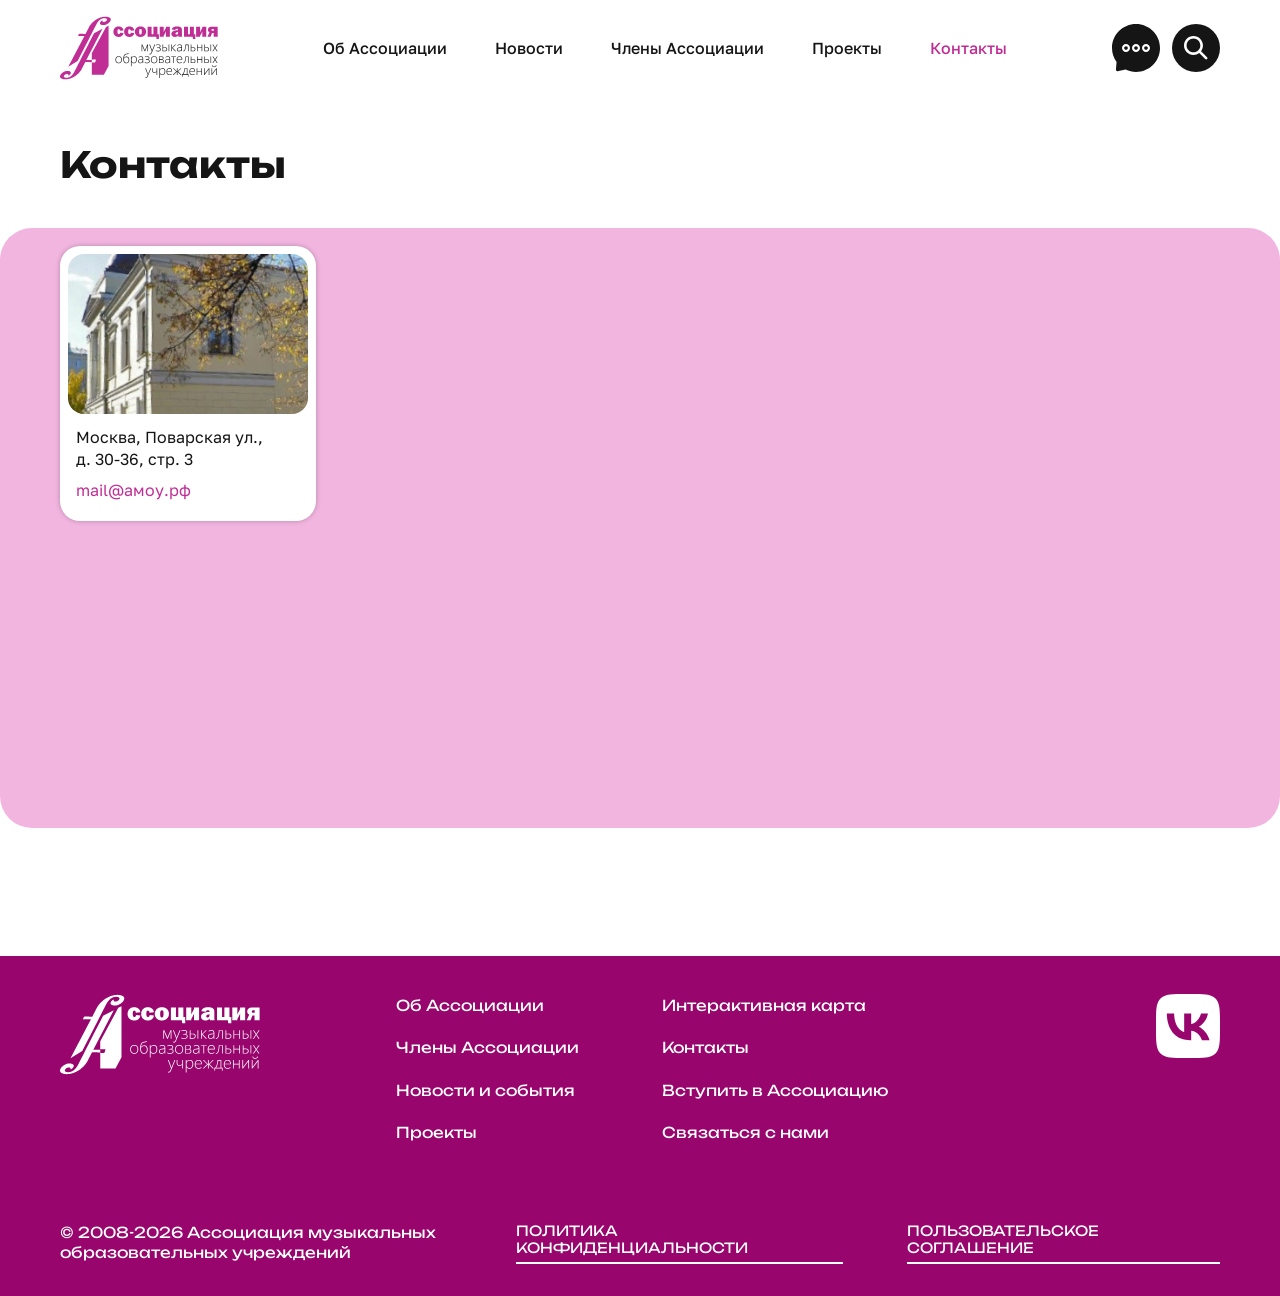
<file: contacts.html>
<!DOCTYPE html>
<html lang="ru">
<head>
  <meta charset="UTF-8">
  <meta name="viewport" content="width=device-width, initial-scale=1.0">
  <title>Контакты — Ассоциация музыкальных образовательных учреждений</title>

  <link rel="icon" href="favicon.ico" sizes="48x48">
  <link rel="icon" href="favicon.svg" type="image/svg+xml">
  <link rel="apple-touch-icon" href="apple-touch-icon.png">

  <!-- Шрифты из папки fonts: предзагрузка, чтобы текст сразу был нужным шрифтом -->
  <link rel="preload" href="fonts/golos-text-cyrillic.woff2" as="font" type="font/woff2" crossorigin>
  <link rel="preload" href="fonts/golos-text-latin.woff2" as="font" type="font/woff2" crossorigin>
  <link rel="preload" href="fonts/unbounded-cyrillic.woff2" as="font" type="font/woff2" crossorigin>
  <link rel="preload" href="fonts/unbounded-latin.woff2" as="font" type="font/woff2" crossorigin>
  <link rel="stylesheet" href="css/fonts.css">

  <link rel="stylesheet" href="css/vars.css">
  <link rel="stylesheet" href="css/base.css">
  <link rel="stylesheet" href="css/components.css">
  <link rel="stylesheet" href="css/sections.css">
  <link rel="stylesheet" href="css/form.css">
  <link rel="stylesheet" href="css/search.css">
  <link rel="stylesheet" href="css/contacts.css">
</head>

<body>

  <!-- ============ Шапка ============ -->
  <header class="header header--light">
    <div class="container header__inner">
      <a class="header__logo" href="index.html" aria-label="На главную">
        <img src="logos/amoy-color.svg" width="158" height="64" alt="Ассоциация музыкальных образовательных учреждений">
      </a>

      <nav class="header__nav" aria-label="Основное меню">
        <a class="header__link" href="about.html">Об Ассоциации</a>
        <a class="header__link" href="news.html">Новости</a>
        <a class="header__link" href="members.html">Члены Ассоциации</a>
        <a class="header__link" href="#">Проекты</a>
        <a class="header__link is-active" href="contacts.html" aria-current="page">Контакты</a>
      </nav>

      <div class="header__actions">
        <button class="btn-icon btn-icon--contact" type="button" aria-label="Обратная связь" aria-haspopup="dialog" data-modal-open="feedback">
          <svg width="48" height="48" viewBox="0 0 48 48" fill="none" xmlns="http://www.w3.org/2000/svg" aria-hidden="true">
            <path d="M24.0149 48C20.4046 48 16.8979 47.2012 13.6238 45.6185L5.53388 47.1864C5.11588 47.2678 4.68309 47.1457 4.36864 46.861C4.05792 46.5762 3.89515 46.1695 3.92104 45.7368L4.55729 38.0154C1.56847 33.8921 0 29.0625 0 23.993C0 10.7648 10.768 0 24 0C37.232 0 48 10.7648 48 23.993C48 37.2211 37.232 47.9859 24 47.9859L24.0149 48Z" fill="currentColor"/>
            <path d="M14 28C11.795 28 10 26.208 10 24C10 21.795 11.792 20 14 20C16.205 20 18 21.792 18 24C18 26.205 16.208 28 14 28ZM14 22.1634C12.9896 22.1634 12.1754 22.9895 12.1754 23.9881C12.1754 24.9866 13.0015 25.8127 14 25.8127C14.9985 25.8127 15.8246 24.9984 15.8246 23.9881C15.8246 22.9777 15.0104 22.1634 14 22.1634Z" fill="white"/>
            <path d="M24 28C21.795 28 20 26.208 20 24C20 21.795 21.792 20 24 20C26.205 20 28 21.792 28 24C28 26.205 26.208 28 24 28ZM24 22.1634C22.9896 22.1634 22.1754 22.9895 22.1754 23.9881C22.1754 24.9866 23.0015 25.8127 24 25.8127C24.9985 25.8127 25.8246 24.9984 25.8246 23.9881C25.8246 22.9777 24.9985 22.1634 24 22.1634Z" fill="white"/>
            <path d="M34 28C31.795 28 30 26.208 30 24C30 21.795 31.792 20 34 20C36.205 20 38 21.792 38 24C38 26.205 36.208 28 34 28ZM34 22.1634C32.9896 22.1634 32.1754 22.9895 32.1754 23.9881C32.1754 24.9866 33.0015 25.8127 34 25.8127C34.9985 25.8127 35.8246 24.9984 35.8246 23.9881C35.8246 22.9777 35.0104 22.1634 34 22.1634Z" fill="white"/>
          </svg>
        </button>
        <button class="btn-icon btn-icon--search" type="button" aria-label="Поиск по сайту" aria-haspopup="dialog" data-search-open>
          <img src="icons/search.svg" width="24" height="24" alt="">
        </button>
        <button class="btn-icon btn-icon--menu header__menu-btn js-menu-open" type="button" aria-label="Открыть меню" aria-expanded="false" aria-controls="mobile-menu">
          <img src="icons/menu.svg" width="24" height="24" alt="">
        </button>
      </div>
    </div>
  </header>

  <!-- Мобильное меню (до 1023px) -->
  <div class="mobile-menu js-mobile-menu" id="mobile-menu" aria-hidden="true">
    <div class="mobile-menu__top">
      <a class="header__logo" href="index.html" aria-label="На главную">
        <img src="logos/amoy.svg" width="200" height="81" alt="Ассоциация музыкальных образовательных учреждений">
      </a>
      <button class="btn-icon btn-icon--menu mobile-menu__close js-menu-close" type="button" aria-label="Закрыть меню">&times;</button>
    </div>
    <nav class="mobile-menu__nav" aria-label="Мобильное меню">
      <a class="header__link" href="about.html">Об Ассоциации</a>
      <a class="header__link" href="news.html">Новости</a>
      <a class="header__link" href="members.html">Члены Ассоциации</a>
      <a class="header__link" href="#">Проекты</a>
      <a class="header__link is-active" href="contacts.html" aria-current="page">Контакты</a>
    </nav>
    <div class="mobile-menu__actions">
      <button class="btn-icon btn-icon--contact" type="button" aria-label="Обратная связь" aria-haspopup="dialog" data-modal-open="feedback">
        <svg width="48" height="48" viewBox="0 0 48 48" fill="none" xmlns="http://www.w3.org/2000/svg" aria-hidden="true">
          <path d="M24.0149 48C20.4046 48 16.8979 47.2012 13.6238 45.6185L5.53388 47.1864C5.11588 47.2678 4.68309 47.1457 4.36864 46.861C4.05792 46.5762 3.89515 46.1695 3.92104 45.7368L4.55729 38.0154C1.56847 33.8921 0 29.0625 0 23.993C0 10.7648 10.768 0 24 0C37.232 0 48 10.7648 48 23.993C48 37.2211 37.232 47.9859 24 47.9859L24.0149 48Z" fill="currentColor"/>
          <path d="M14 28C11.795 28 10 26.208 10 24C10 21.795 11.792 20 14 20C16.205 20 18 21.792 18 24C18 26.205 16.208 28 14 28ZM14 22.1634C12.9896 22.1634 12.1754 22.9895 12.1754 23.9881C12.1754 24.9866 13.0015 25.8127 14 25.8127C14.9985 25.8127 15.8246 24.9984 15.8246 23.9881C15.8246 22.9777 15.0104 22.1634 14 22.1634Z" fill="white"/>
          <path d="M24 28C21.795 28 20 26.208 20 24C20 21.795 21.792 20 24 20C26.205 20 28 21.792 28 24C28 26.205 26.208 28 24 28ZM24 22.1634C22.9896 22.1634 22.1754 22.9895 22.1754 23.9881C22.1754 24.9866 23.0015 25.8127 24 25.8127C24.9985 25.8127 25.8246 24.9984 25.8246 23.9881C25.8246 22.9777 24.9985 22.1634 24 22.1634Z" fill="white"/>
          <path d="M34 28C31.795 28 30 26.208 30 24C30 21.795 31.792 20 34 20C36.205 20 38 21.792 38 24C38 26.205 36.208 28 34 28ZM34 22.1634C32.9896 22.1634 32.1754 22.9895 32.1754 23.9881C32.1754 24.9866 33.0015 25.8127 34 25.8127C34.9985 25.8127 35.8246 24.9984 35.8246 23.9881C35.8246 22.9777 35.0104 22.1634 34 22.1634Z" fill="white"/>
        </svg>
        </button>
      <button class="btn-icon btn-icon--search" type="button" aria-label="Поиск по сайту" aria-haspopup="dialog" data-search-open>
        <img src="icons/search.svg" width="24" height="24" alt="">
      </button>
    </div>
  </div>

  <main class="contacts">
    <h1 class="container contacts__title">Контакты</h1>

    <!-- Статичная карта с одной меткой (js/contacts.js): не двигается и не масштабируется -->
    <section class="contacts__map" aria-label="Адрес Ассоциации на карте">
      <div class="contacts__map-canvas" id="map-block-contacts"></div>

      <div class="map-card map-card--static js-contacts-card">
        <img class="map-card__image" src="images/contacts.jpg" width="240" height="160" alt="Здание Ассоциации на Поварской улице">
        <div class="map-card__info">
          <address class="map-card__name">Москва, Поварская ул., д.&nbsp;30-36, стр.&nbsp;3</address>
          <a class="text-link" href="mailto:mail@амоу.рф">mail@амоу.рф</a>
        </div>
      </div>
    </section>
  </main>

  <!-- ============ Подвал ============ -->
  <footer class="footer">
    <div class="container footer__inner">
      <div class="footer__top">
        <div class="footer__main">
          <a class="footer__logo" href="index.html" aria-label="На главную">
            <img src="logos/amoy.svg" width="200" height="81" alt="Ассоциация музыкальных образовательных учреждений">
          </a>

          <nav class="footer__nav" aria-label="Меню в подвале">
            <ul class="footer__list">
              <li><a class="footer__link" href="about.html">Об Ассоциации</a></li>
              <li><a class="footer__link" href="members.html">Члены Ассоциации</a></li>
              <li><a class="footer__link" href="news.html">Новости и события</a></li>
              <li><a class="footer__link" href="#">Проекты</a></li>
            </ul>
            <ul class="footer__list">
              <li><a class="footer__link" href="members.html?tab=map">Интерактивная карта</a></li>
              <li><a class="footer__link" href="contacts.html">Контакты</a></li>
              <li><a class="footer__link" href="enter.html">Вступить в Ассоциацию</a></li>
              <li><a class="footer__link" href="#feedback" data-modal-open="feedback">Связаться с нами</a></li>
            </ul>
          </nav>
        </div>

        <a class="btn-social footer__social" href="https://vk.com/associationmei" target="_blank" rel="noopener" aria-label="Мы во ВКонтакте (откроется в новой вкладке)">
          <svg width="48" height="48" viewBox="0 0 48 48" fill="none" xmlns="http://www.w3.org/2000/svg" aria-hidden="true">
            <path d="M3.37 3.37C0 6.75 0 12.17 0 23.04V24.96C0 35.82 0 41.26 3.37 44.63C6.75 48 12.17 48 23.04 48H24.96C35.82 48 41.26 48 44.63 44.63C48 41.25 48 35.83 48 24.96V23.04C48 12.18 48 6.74 44.63 3.37C41.25 0 35.83 0 24.96 0H23.04C12.18 0 6.74 0 3.37 3.37ZM8.11 14.67C8.36 27.15 14.93 34.67 25.76 34.67H26.39V27.52C30.34 27.92 33.28 30.87 34.48 34.67H40.17C39.6087 32.529 38.6039 30.5298 37.2206 28.8019C35.8373 27.0741 34.1063 25.6561 32.14 24.64C34.62 23.15 38.14 19.55 38.97 14.67H33.79C32.71 18.64 29.48 22.24 26.39 22.58V14.67H21.13V28.52C17.93 27.72 13.76 23.84 13.59 14.67H8.11Z" fill-rule="evenodd" clip-rule="evenodd" fill="currentColor"/>
          </svg>
        </a>
      </div>

      <div class="footer__bottom">
        <p class="footer__copy">© 2008-2026 Ассоциация музыкальных образовательных учреждений</p>
        <div class="footer__legal">
          <a class="link-underlined" href="#">Политика конфиденциальности</a>
          <a class="link-underlined" href="#">Пользовательское соглашение</a>
        </div>
      </div>
    </div>
  </footer>

  <!-- ============ Поиск по сайту (js/search.js) ============ -->
  <div class="search js-search" id="search" role="dialog" aria-modal="true" aria-label="Поиск по сайту" aria-hidden="true">
    <button class="search__close" type="button" data-search-close aria-label="Закрыть поиск"><svg viewBox="0 0 32 32" fill="none" aria-hidden="true"><path d="M14.4164 16L3.20833 4.79193L4.79225 3.20801L16.0003 14.416L27.2083 3.20801L28.7923 4.79193L17.5842 16L28.7923 27.208L27.2083 28.7919L16.0003 17.5839L4.79225 28.7919L3.20833 27.208L14.4164 16Z" fill-rule="evenodd" clip-rule="evenodd" fill="currentColor"/></svg></button>

    <div class="search__inner">
      <!-- Заголовок со стрелкой назад — только на мобильном -->
      <div class="search__head">
        <button class="search__back" type="button" data-search-close aria-label="Закрыть поиск"><svg viewBox="0 0 22 22" fill="none" aria-hidden="true"><path d="M9.33964 11L14.2952 6.04447L13.2062 4.95553L7.16175 11L13.2062 17.0445L14.2952 15.9555L9.33964 11Z" fill-rule="evenodd" clip-rule="evenodd" fill="currentColor"/></svg></button>
        <p class="search__heading">Поиск</p>
      </div>

      <!-- action — адрес страницы результатов на сервере -->
      <form class="search__field js-search-form" action="" method="get" role="search">
        <button class="btn-icon btn-icon--search" type="submit" aria-label="Найти">
          <img src="icons/search.svg" width="24" height="24" alt="">
        </button>
        <input class="search__input js-search-input" type="search" name="q" placeholder="Введите название события, места" autocomplete="off" aria-label="Поисковый запрос">
        <button class="search__clear js-search-clear" type="button" aria-label="Очистить" hidden><svg viewBox="0 0 32 32" fill="none" aria-hidden="true"><path d="M14.4164 16L3.20833 4.79193L4.79225 3.20801L16.0003 14.416L27.2083 3.20801L28.7923 4.79193L17.5842 16L28.7923 27.208L27.2083 28.7919L16.0003 17.5839L4.79225 28.7919L3.20833 27.208L14.4164 16Z" fill-rule="evenodd" clip-rule="evenodd" fill="currentColor"/></svg></button>
      </form>

      <div class="search__results js-search-results" aria-live="polite" hidden>
        <div class="search__list js-search-list"></div>
        <p class="search__empty js-search-empty" hidden>Ничего не найдено<br>Попробуйте ввести данные заново</p>
      </div>
    </div>
  </div>

  <!-- ============ Модальное окно «Обратная связь» ============ -->
  <div class="modal" id="modal-feedback" role="dialog" aria-modal="true" aria-labelledby="feedback-title" aria-hidden="true">
    <div class="modal__dialog">
      <button class="modal__close" type="button" data-modal-close aria-label="Закрыть">
        <img src="icons/close.svg" width="32" height="32" alt="">
      </button>

      <h2 class="modal__title" id="feedback-title">Обратная связь</h2>

      <!-- action — адрес обработчика на сервере -->
      <form class="form js-form" action="" method="post" novalidate>
        <div class="form__fields">
          <label class="field">
            <span class="field__control">
              <input class="field__input" type="text" name="name" autocomplete="name" placeholder=" " required>
              <span class="field__label">Ваше имя*</span>
              <button class="field__clear" type="button" aria-label="Очистить поле" tabindex="-1"><img src="icons/clear.svg" width="24" height="24" alt=""></button>
            </span>
            <span class="field__error" aria-live="polite"></span>
          </label>

          <label class="field">
            <span class="field__control">
              <input class="field__input" type="email" name="email" autocomplete="email" placeholder=" " required>
              <span class="field__label">Почта*</span>
              <button class="field__clear" type="button" aria-label="Очистить поле" tabindex="-1"><img src="icons/clear.svg" width="24" height="24" alt=""></button>
            </span>
            <span class="field__error" aria-live="polite"></span>
          </label>

          <label class="field">
            <span class="field__control">
              <input class="field__input" type="tel" name="phone" autocomplete="tel" inputmode="tel" placeholder=" " required>
              <span class="field__label">Телефон*</span>
              <button class="field__clear" type="button" aria-label="Очистить поле" tabindex="-1"><img src="icons/clear.svg" width="24" height="24" alt=""></button>
            </span>
            <span class="field__error" aria-live="polite"></span>
          </label>

          <label class="field">
            <span class="field__control">
              <input class="field__input" type="text" name="company" autocomplete="organization" placeholder=" ">
              <span class="field__label">Компания</span>
              <button class="field__clear" type="button" aria-label="Очистить поле" tabindex="-1"><img src="icons/clear.svg" width="24" height="24" alt=""></button>
            </span>
            <span class="field__error" aria-live="polite"></span>
          </label>

          <label class="field">
            <span class="field__control">
              <input class="field__input" type="text" name="message" placeholder=" ">
              <span class="field__label">Ваш запрос</span>
              <button class="field__clear" type="button" aria-label="Очистить поле" tabindex="-1"><img src="icons/clear.svg" width="24" height="24" alt=""></button>
            </span>
            <span class="field__error" aria-live="polite"></span>
          </label>
        </div>

        <label class="checkbox">
          <input class="checkbox__input js-form-agree" type="checkbox" name="agree" value="1" required>
          <span class="checkbox__box" aria-hidden="true"></span>
          <span>Я подтверждаю ознакомление с <a href="#">Политикой обработки персональных данных</a> и даю <a href="#">Согласие на обработку моих персональных данных</a></span>
        </label>

        <button class="btn btn--light" type="submit" disabled>Отправить</button>
      </form>

      <p class="form__success js-form-success" hidden>Спасибо! Ваше сообщение отправлено, мы свяжемся с вами в ближайшее время.</p>

      <img class="modal__decor" src="images/feedback-logo.png" width="143" height="175" alt="" loading="lazy">
    </div>
  </div>

  <script src="js/main.js"></script>
  <script src="js/form.js"></script>
  <script src="js/search.js"></script>
  <script src="https://api-maps.yandex.ru/2.1/?apikey=d49d4874-da51-47d0-ae4e-42e62fb012c4&lang=ru_RU"></script>
  <script src="js/contacts.js"></script>
</body>
</html>
</file>
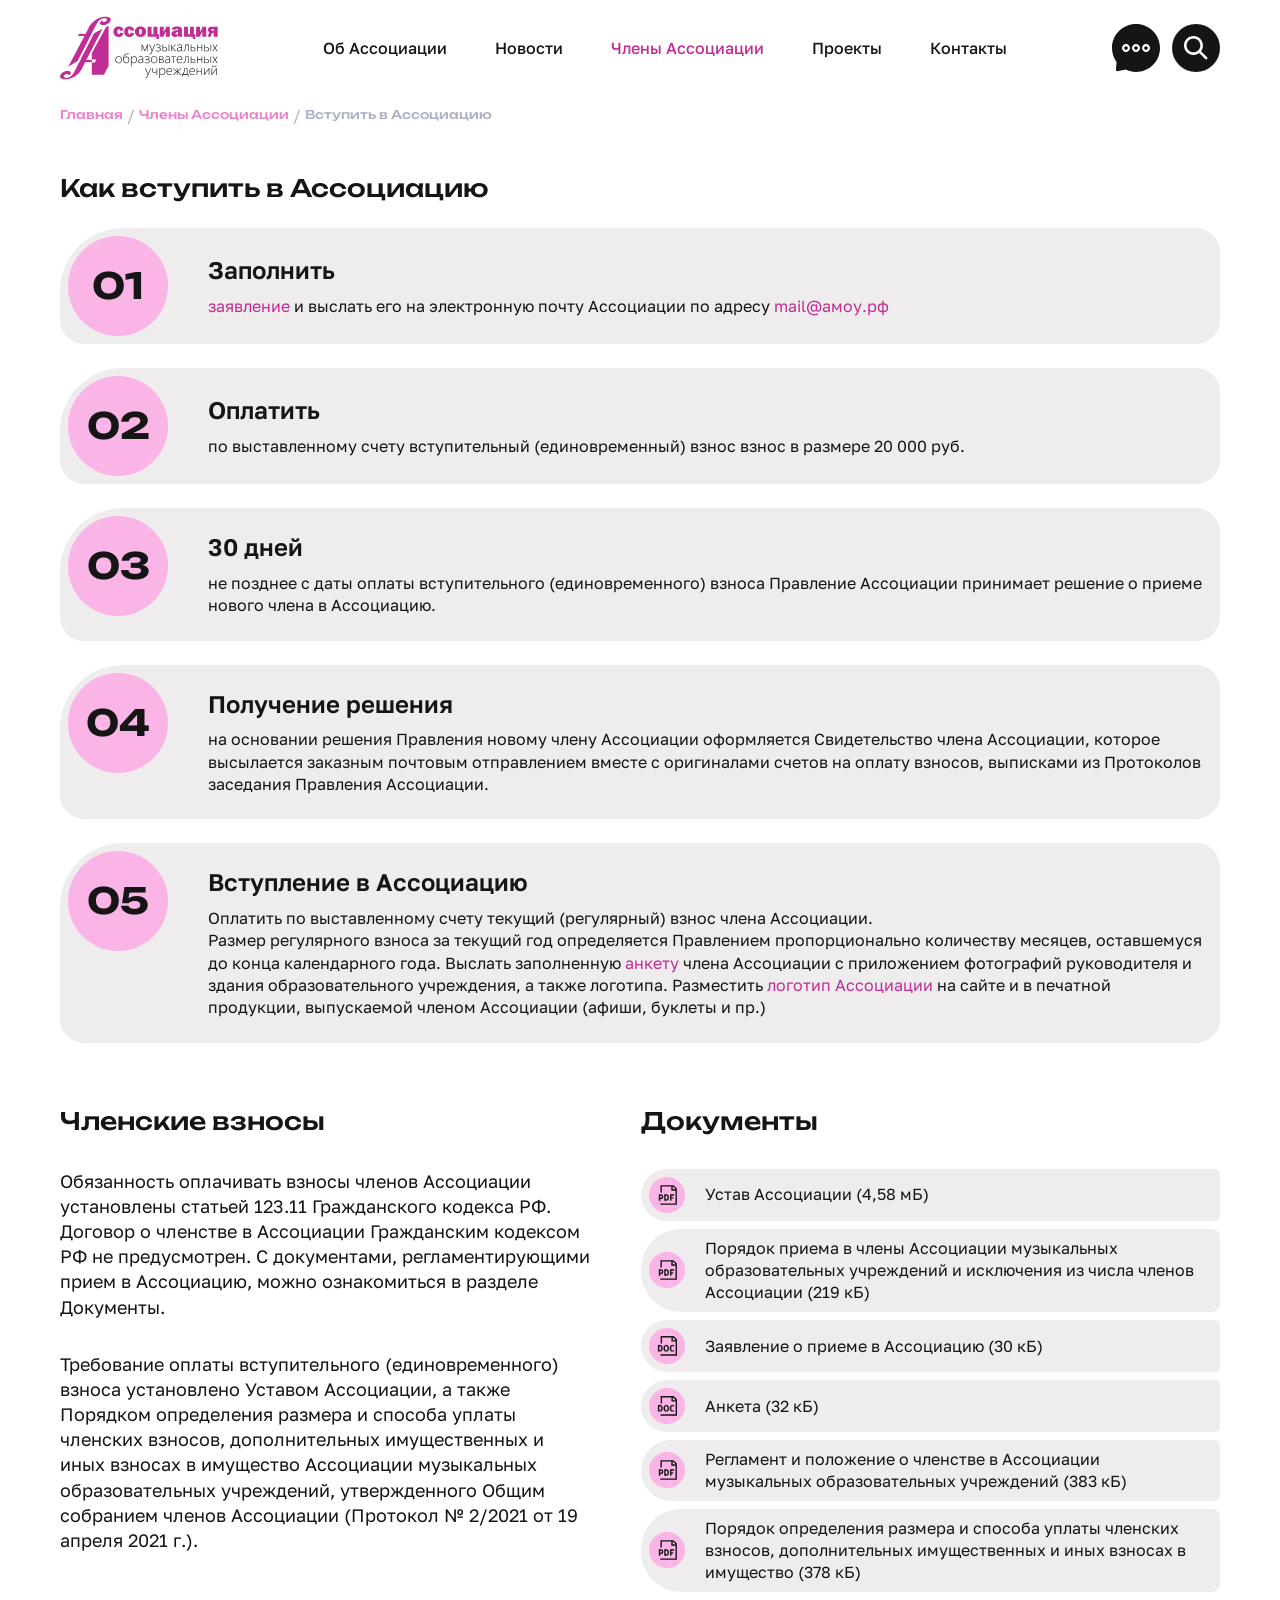
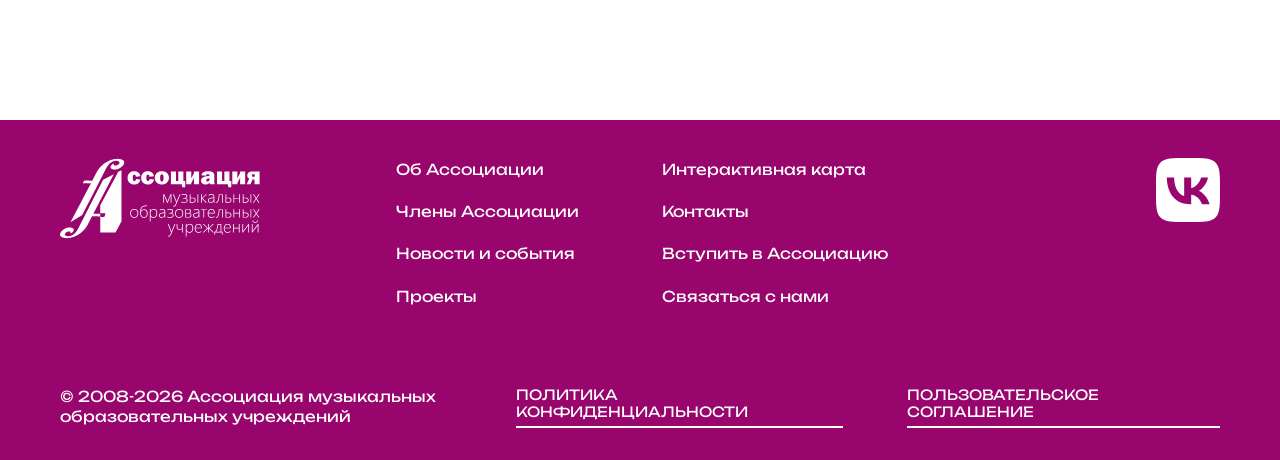
<file: enter.html>
<!DOCTYPE html>
<html lang="ru">
<head>
  <meta charset="UTF-8">
  <meta name="viewport" content="width=device-width, initial-scale=1.0">
  <title>Вступить в Ассоциацию — Ассоциация музыкальных образовательных учреждений</title>

  <link rel="icon" href="favicon.ico" sizes="48x48">
  <link rel="icon" href="favicon.svg" type="image/svg+xml">
  <link rel="apple-touch-icon" href="apple-touch-icon.png">

  <!-- Шрифты из папки fonts: предзагрузка, чтобы текст сразу был нужным шрифтом -->
  <link rel="preload" href="fonts/golos-text-cyrillic.woff2" as="font" type="font/woff2" crossorigin>
  <link rel="preload" href="fonts/golos-text-latin.woff2" as="font" type="font/woff2" crossorigin>
  <link rel="preload" href="fonts/unbounded-cyrillic.woff2" as="font" type="font/woff2" crossorigin>
  <link rel="preload" href="fonts/unbounded-latin.woff2" as="font" type="font/woff2" crossorigin>
  <link rel="stylesheet" href="css/fonts.css">

  <link rel="stylesheet" href="css/vars.css">
  <link rel="stylesheet" href="css/base.css">
  <link rel="stylesheet" href="css/components.css">
  <link rel="stylesheet" href="css/sections.css">
  <link rel="stylesheet" href="css/form.css">
  <link rel="stylesheet" href="css/search.css">
  <link rel="stylesheet" href="css/enter.css">
</head>

<body>

  <!-- ============ Шапка ============ -->
  <header class="header header--light">
    <div class="container header__inner">
      <a class="header__logo" href="index.html" aria-label="На главную">
        <img src="logos/amoy-color.svg" width="158" height="64" alt="Ассоциация музыкальных образовательных учреждений">
      </a>

      <nav class="header__nav" aria-label="Основное меню">
        <a class="header__link" href="about.html">Об Ассоциации</a>
        <a class="header__link" href="news.html">Новости</a>
        <a class="header__link is-active" href="members.html" aria-current="page">Члены Ассоциации</a>
        <a class="header__link" href="#">Проекты</a>
        <a class="header__link" href="contacts.html">Контакты</a>
      </nav>

      <div class="header__actions">
        <button class="btn-icon btn-icon--contact" type="button" aria-label="Обратная связь" aria-haspopup="dialog" data-modal-open="feedback">
          <svg width="48" height="48" viewBox="0 0 48 48" fill="none" xmlns="http://www.w3.org/2000/svg" aria-hidden="true">
            <path d="M24.0149 48C20.4046 48 16.8979 47.2012 13.6238 45.6185L5.53388 47.1864C5.11588 47.2678 4.68309 47.1457 4.36864 46.861C4.05792 46.5762 3.89515 46.1695 3.92104 45.7368L4.55729 38.0154C1.56847 33.8921 0 29.0625 0 23.993C0 10.7648 10.768 0 24 0C37.232 0 48 10.7648 48 23.993C48 37.2211 37.232 47.9859 24 47.9859L24.0149 48Z" fill="currentColor"/>
            <path d="M14 28C11.795 28 10 26.208 10 24C10 21.795 11.792 20 14 20C16.205 20 18 21.792 18 24C18 26.205 16.208 28 14 28ZM14 22.1634C12.9896 22.1634 12.1754 22.9895 12.1754 23.9881C12.1754 24.9866 13.0015 25.8127 14 25.8127C14.9985 25.8127 15.8246 24.9984 15.8246 23.9881C15.8246 22.9777 15.0104 22.1634 14 22.1634Z" fill="white"/>
            <path d="M24 28C21.795 28 20 26.208 20 24C20 21.795 21.792 20 24 20C26.205 20 28 21.792 28 24C28 26.205 26.208 28 24 28ZM24 22.1634C22.9896 22.1634 22.1754 22.9895 22.1754 23.9881C22.1754 24.9866 23.0015 25.8127 24 25.8127C24.9985 25.8127 25.8246 24.9984 25.8246 23.9881C25.8246 22.9777 24.9985 22.1634 24 22.1634Z" fill="white"/>
            <path d="M34 28C31.795 28 30 26.208 30 24C30 21.795 31.792 20 34 20C36.205 20 38 21.792 38 24C38 26.205 36.208 28 34 28ZM34 22.1634C32.9896 22.1634 32.1754 22.9895 32.1754 23.9881C32.1754 24.9866 33.0015 25.8127 34 25.8127C34.9985 25.8127 35.8246 24.9984 35.8246 23.9881C35.8246 22.9777 35.0104 22.1634 34 22.1634Z" fill="white"/>
          </svg>
        </button>
        <button class="btn-icon btn-icon--search" type="button" aria-label="Поиск по сайту" aria-haspopup="dialog" data-search-open>
          <img src="icons/search.svg" width="24" height="24" alt="">
        </button>
        <button class="btn-icon btn-icon--menu header__menu-btn js-menu-open" type="button" aria-label="Открыть меню" aria-expanded="false" aria-controls="mobile-menu">
          <img src="icons/menu.svg" width="24" height="24" alt="">
        </button>
      </div>
    </div>
  </header>

  <!-- Мобильное меню (до 1023px) -->
  <div class="mobile-menu js-mobile-menu" id="mobile-menu" aria-hidden="true">
    <div class="mobile-menu__top">
      <a class="header__logo" href="index.html" aria-label="На главную">
        <img src="logos/amoy.svg" width="200" height="81" alt="Ассоциация музыкальных образовательных учреждений">
      </a>
      <button class="btn-icon btn-icon--menu mobile-menu__close js-menu-close" type="button" aria-label="Закрыть меню">&times;</button>
    </div>
    <nav class="mobile-menu__nav" aria-label="Мобильное меню">
      <a class="header__link" href="about.html">Об Ассоциации</a>
      <a class="header__link" href="news.html">Новости</a>
      <a class="header__link is-active" href="members.html" aria-current="page">Члены Ассоциации</a>
      <a class="header__link" href="#">Проекты</a>
      <a class="header__link" href="contacts.html">Контакты</a>
    </nav>
    <div class="mobile-menu__actions">
      <button class="btn-icon btn-icon--contact" type="button" aria-label="Обратная связь" aria-haspopup="dialog" data-modal-open="feedback">
        <svg width="48" height="48" viewBox="0 0 48 48" fill="none" xmlns="http://www.w3.org/2000/svg" aria-hidden="true">
          <path d="M24.0149 48C20.4046 48 16.8979 47.2012 13.6238 45.6185L5.53388 47.1864C5.11588 47.2678 4.68309 47.1457 4.36864 46.861C4.05792 46.5762 3.89515 46.1695 3.92104 45.7368L4.55729 38.0154C1.56847 33.8921 0 29.0625 0 23.993C0 10.7648 10.768 0 24 0C37.232 0 48 10.7648 48 23.993C48 37.2211 37.232 47.9859 24 47.9859L24.0149 48Z" fill="currentColor"/>
          <path d="M14 28C11.795 28 10 26.208 10 24C10 21.795 11.792 20 14 20C16.205 20 18 21.792 18 24C18 26.205 16.208 28 14 28ZM14 22.1634C12.9896 22.1634 12.1754 22.9895 12.1754 23.9881C12.1754 24.9866 13.0015 25.8127 14 25.8127C14.9985 25.8127 15.8246 24.9984 15.8246 23.9881C15.8246 22.9777 15.0104 22.1634 14 22.1634Z" fill="white"/>
          <path d="M24 28C21.795 28 20 26.208 20 24C20 21.795 21.792 20 24 20C26.205 20 28 21.792 28 24C28 26.205 26.208 28 24 28ZM24 22.1634C22.9896 22.1634 22.1754 22.9895 22.1754 23.9881C22.1754 24.9866 23.0015 25.8127 24 25.8127C24.9985 25.8127 25.8246 24.9984 25.8246 23.9881C25.8246 22.9777 24.9985 22.1634 24 22.1634Z" fill="white"/>
          <path d="M34 28C31.795 28 30 26.208 30 24C30 21.795 31.792 20 34 20C36.205 20 38 21.792 38 24C38 26.205 36.208 28 34 28ZM34 22.1634C32.9896 22.1634 32.1754 22.9895 32.1754 23.9881C32.1754 24.9866 33.0015 25.8127 34 25.8127C34.9985 25.8127 35.8246 24.9984 35.8246 23.9881C35.8246 22.9777 35.0104 22.1634 34 22.1634Z" fill="white"/>
        </svg>
        </button>
      <button class="btn-icon btn-icon--search" type="button" aria-label="Поиск по сайту" aria-haspopup="dialog" data-search-open>
        <img src="icons/search.svg" width="24" height="24" alt="">
      </button>
    </div>
  </div>

  <main>

    <!-- ============ Хлебные крошки ============ -->
    <div class="container page-top">
      <nav aria-label="Хлебные крошки">
        <ol class="breadcrumbs">
          <li class="breadcrumbs__item"><a class="breadcrumbs__link" href="index.html">Главная</a></li>
          <li class="breadcrumbs__item"><a class="breadcrumbs__link" href="members.html">Члены Ассоциации</a></li>
          <li class="breadcrumbs__item"><span class="breadcrumbs__current" aria-current="page">Вступить в Ассоциацию</span></li>
        </ol>
      </nav>
    </div>

    <div class="container page-content">

      <!-- ============ Как вступить в Ассоциацию ============ -->
      <section class="steps">
        <h1 class="title-h5 steps__title">Как вступить в Ассоциацию</h1>

        <ol class="steps__list">
          <li class="step">
            <span class="step__number">01</span>
            <div class="step__body">
              <h2 class="step__title">Заполнить</h2>
              <p class="step__text">
                <a class="text-link" href="docs/chicken.pdf" download="Заявление о приеме в Ассоциацию.pdf">заявление</a>
                и выслать его на электронную почту Ассоциации по адресу
                <a class="text-link" href="mailto:mail@амоу.рф">mail@амоу.рф</a>
              </p>
            </div>
          </li>

          <li class="step">
            <span class="step__number">02</span>
            <div class="step__body">
              <h2 class="step__title">Оплатить</h2>
              <p class="step__text">по выставленному счету вступительный (единовременный) взнос взнос в размере 20&nbsp;000&nbsp;руб.</p>
            </div>
          </li>

          <li class="step">
            <span class="step__number">03</span>
            <div class="step__body">
              <h2 class="step__title">30 дней</h2>
              <p class="step__text">не позднее с даты оплаты вступительного (единовременного) взноса Правление Ассоциации принимает решение о приеме нового члена в Ассоциацию.</p>
            </div>
          </li>

          <li class="step">
            <span class="step__number">04</span>
            <div class="step__body">
              <h2 class="step__title">Получение решения</h2>
              <p class="step__text">на основании решения Правления новому члену Ассоциации оформляется Свидетельство члена Ассоциации, которое высылается заказным почтовым отправлением вместе с оригиналами счетов на оплату взносов, выписками из Протоколов заседания Правления Ассоциации.</p>
            </div>
          </li>

          <li class="step">
            <span class="step__number">05</span>
            <div class="step__body">
              <h2 class="step__title">Вступление в Ассоциацию</h2>
              <p class="step__text">
                Оплатить по выставленному счету текущий (регулярный) взнос члена Ассоциации.<br>
                Размер регулярного взноса за текущий год определяется Правлением пропорционально количеству месяцев, оставшемуся до конца календарного года. Выслать заполненную
                <a class="text-link" href="docs/chicken.pdf" download="Анкета.pdf">анкету</a>
                члена Ассоциации с приложением фотографий руководителя и здания образовательного учреждения, а также логотипа. Разместить
                <a class="text-link" href="logos/amoy-color.svg" download="Логотип АМОУ.svg">логотип Ассоциации</a>
                на сайте и в печатной продукции, выпускаемой членом Ассоциации (афиши, буклеты и пр.)
              </p>
            </div>
          </li>
        </ol>
      </section>

      <!-- ============ Членские взносы и документы ============ -->
      <div class="membership">
        <section class="membership__fees">
          <h2 class="title-h5">Членские взносы</h2>
          <p>Обязанность оплачивать взносы членов Ассоциации установлены статьей 123.11 Гражданского кодекса РФ. Договор о членстве в Ассоциации Гражданским кодексом РФ не предусмотрен. С документами, регламентирующими прием в Ассоциацию, можно ознакомиться в разделе Документы.</p>
          <p>Требование оплаты вступительного (единовременного) взноса установлено Уставом Ассоциации, а также Порядком определения размера и способа уплаты членских взносов, дополнительных имущественных и иных взносах в имущество Ассоциации музыкальных образовательных учреждений, утвержденного Общим собранием членов Ассоциации (Протокол №&nbsp;2/2021 от 19 апреля 2021 г.).</p>
        </section>

        <!-- Документы: href — путь к файлу, download — имя файла при скачивании -->
        <section class="membership__docs" id="documents">
          <h2 class="title-h5">Документы</h2>
          <ul class="doc-list">
            <li>
              <a class="doc-link" href="docs/chicken.pdf" download="Устав Ассоциации.pdf">
                <span class="doc-link__icon"><img src="icons/pdf.svg" width="20" height="20" alt=""><img class="doc-link__download" src="icons/download.svg" width="20" height="20" alt=""></span>
                <span>Устав Ассоциации (4,58 мБ)</span>
              </a>
            </li>
            <li>
              <a class="doc-link" href="docs/chicken.pdf" download="Порядок приема в члены Ассоциации.pdf">
                <span class="doc-link__icon"><img src="icons/pdf.svg" width="20" height="20" alt=""><img class="doc-link__download" src="icons/download.svg" width="20" height="20" alt=""></span>
                <span>Порядок приема в члены Ассоциации музыкальных образовательных учреждений и исключения из числа членов Ассоциации (219 кБ)</span>
              </a>
            </li>
            <li>
              <a class="doc-link" href="docs/chicken.pdf" download="Заявление о приеме в Ассоциацию.pdf">
                <span class="doc-link__icon"><img src="icons/doc.svg" width="20" height="20" alt=""><img class="doc-link__download" src="icons/download.svg" width="20" height="20" alt=""></span>
                <span>Заявление о приеме в Ассоциацию (30 кБ)</span>
              </a>
            </li>
            <li>
              <a class="doc-link" href="docs/chicken.pdf" download="Анкета.pdf">
                <span class="doc-link__icon"><img src="icons/doc.svg" width="20" height="20" alt=""><img class="doc-link__download" src="icons/download.svg" width="20" height="20" alt=""></span>
                <span>Анкета (32 кБ)</span>
              </a>
            </li>
            <li>
              <a class="doc-link" href="docs/chicken.pdf" download="Регламент и положение о членстве в Ассоциации.pdf">
                <span class="doc-link__icon"><img src="icons/pdf.svg" width="20" height="20" alt=""><img class="doc-link__download" src="icons/download.svg" width="20" height="20" alt=""></span>
                <span>Регламент и положение о членстве в Ассоциации музыкальных образовательных учреждений (383 кБ)</span>
              </a>
            </li>
            <li>
              <a class="doc-link" href="docs/chicken.pdf" download="Порядок определения размера и способа уплаты членских взносов.pdf">
                <span class="doc-link__icon"><img src="icons/pdf.svg" width="20" height="20" alt=""><img class="doc-link__download" src="icons/download.svg" width="20" height="20" alt=""></span>
                <span>Порядок определения размера и способа уплаты членских взносов, дополнительных имущественных и иных взносах в имущество (378 кБ)</span>
              </a>
            </li>
          </ul>
        </section>
      </div>

    </div>
  </main>

  <!-- ============ Подвал ============ -->
  <footer class="footer">
    <div class="container footer__inner">
      <div class="footer__top">
        <div class="footer__main">
          <a class="footer__logo" href="index.html" aria-label="На главную">
            <img src="logos/amoy.svg" width="200" height="81" alt="Ассоциация музыкальных образовательных учреждений">
          </a>

          <nav class="footer__nav" aria-label="Меню в подвале">
            <ul class="footer__list">
              <li><a class="footer__link" href="about.html">Об Ассоциации</a></li>
              <li><a class="footer__link" href="members.html">Члены Ассоциации</a></li>
              <li><a class="footer__link" href="news.html">Новости и события</a></li>
              <li><a class="footer__link" href="#">Проекты</a></li>
            </ul>
            <ul class="footer__list">
              <li><a class="footer__link" href="members.html?tab=map">Интерактивная карта</a></li>
              <li><a class="footer__link" href="contacts.html">Контакты</a></li>
              <li><a class="footer__link" href="enter.html">Вступить в Ассоциацию</a></li>
              <li><a class="footer__link" href="#feedback" data-modal-open="feedback">Связаться с нами</a></li>
            </ul>
          </nav>
        </div>

        <a class="btn-social footer__social" href="https://vk.com/associationmei" target="_blank" rel="noopener" aria-label="Мы во ВКонтакте (откроется в новой вкладке)">
          <svg width="48" height="48" viewBox="0 0 48 48" fill="none" xmlns="http://www.w3.org/2000/svg" aria-hidden="true">
            <path d="M3.37 3.37C0 6.75 0 12.17 0 23.04V24.96C0 35.82 0 41.26 3.37 44.63C6.75 48 12.17 48 23.04 48H24.96C35.82 48 41.26 48 44.63 44.63C48 41.25 48 35.83 48 24.96V23.04C48 12.18 48 6.74 44.63 3.37C41.25 0 35.83 0 24.96 0H23.04C12.18 0 6.74 0 3.37 3.37ZM8.11 14.67C8.36 27.15 14.93 34.67 25.76 34.67H26.39V27.52C30.34 27.92 33.28 30.87 34.48 34.67H40.17C39.6087 32.529 38.6039 30.5298 37.2206 28.8019C35.8373 27.0741 34.1063 25.6561 32.14 24.64C34.62 23.15 38.14 19.55 38.97 14.67H33.79C32.71 18.64 29.48 22.24 26.39 22.58V14.67H21.13V28.52C17.93 27.72 13.76 23.84 13.59 14.67H8.11Z" fill-rule="evenodd" clip-rule="evenodd" fill="currentColor"/>
          </svg>
        </a>
      </div>

      <div class="footer__bottom">
        <p class="footer__copy">© 2008-2026 Ассоциация музыкальных образовательных учреждений</p>
        <div class="footer__legal">
          <a class="link-underlined" href="#">Политика конфиденциальности</a>
          <a class="link-underlined" href="#">Пользовательское соглашение</a>
        </div>
      </div>
    </div>
  </footer>

  <!-- ============ Поиск по сайту (js/search.js) ============ -->
  <div class="search js-search" id="search" role="dialog" aria-modal="true" aria-label="Поиск по сайту" aria-hidden="true">
    <button class="search__close" type="button" data-search-close aria-label="Закрыть поиск"><svg viewBox="0 0 32 32" fill="none" aria-hidden="true"><path d="M14.4164 16L3.20833 4.79193L4.79225 3.20801L16.0003 14.416L27.2083 3.20801L28.7923 4.79193L17.5842 16L28.7923 27.208L27.2083 28.7919L16.0003 17.5839L4.79225 28.7919L3.20833 27.208L14.4164 16Z" fill-rule="evenodd" clip-rule="evenodd" fill="currentColor"/></svg></button>

    <div class="search__inner">
      <!-- Заголовок со стрелкой назад — только на мобильном -->
      <div class="search__head">
        <button class="search__back" type="button" data-search-close aria-label="Закрыть поиск"><svg viewBox="0 0 22 22" fill="none" aria-hidden="true"><path d="M9.33964 11L14.2952 6.04447L13.2062 4.95553L7.16175 11L13.2062 17.0445L14.2952 15.9555L9.33964 11Z" fill-rule="evenodd" clip-rule="evenodd" fill="currentColor"/></svg></button>
        <p class="search__heading">Поиск</p>
      </div>

      <!-- action — адрес страницы результатов на сервере -->
      <form class="search__field js-search-form" action="" method="get" role="search">
        <button class="btn-icon btn-icon--search" type="submit" aria-label="Найти">
          <img src="icons/search.svg" width="24" height="24" alt="">
        </button>
        <input class="search__input js-search-input" type="search" name="q" placeholder="Введите название события, места" autocomplete="off" aria-label="Поисковый запрос">
        <button class="search__clear js-search-clear" type="button" aria-label="Очистить" hidden><svg viewBox="0 0 32 32" fill="none" aria-hidden="true"><path d="M14.4164 16L3.20833 4.79193L4.79225 3.20801L16.0003 14.416L27.2083 3.20801L28.7923 4.79193L17.5842 16L28.7923 27.208L27.2083 28.7919L16.0003 17.5839L4.79225 28.7919L3.20833 27.208L14.4164 16Z" fill-rule="evenodd" clip-rule="evenodd" fill="currentColor"/></svg></button>
      </form>

      <div class="search__results js-search-results" aria-live="polite" hidden>
        <div class="search__list js-search-list"></div>
        <p class="search__empty js-search-empty" hidden>Ничего не найдено<br>Попробуйте ввести данные заново</p>
      </div>
    </div>
  </div>

  <!-- ============ Модальное окно «Обратная связь» ============ -->
  <div class="modal" id="modal-feedback" role="dialog" aria-modal="true" aria-labelledby="feedback-title" aria-hidden="true">
    <div class="modal__dialog">
      <button class="modal__close" type="button" data-modal-close aria-label="Закрыть">
        <img src="icons/close.svg" width="32" height="32" alt="">
      </button>

      <h2 class="modal__title" id="feedback-title">Обратная связь</h2>

      <!-- action — адрес обработчика на сервере -->
      <form class="form js-form" action="" method="post" novalidate>
        <div class="form__fields">
          <label class="field">
            <span class="field__control">
              <input class="field__input" type="text" name="name" autocomplete="name" placeholder=" " required>
              <span class="field__label">Ваше имя*</span>
              <button class="field__clear" type="button" aria-label="Очистить поле" tabindex="-1"><img src="icons/clear.svg" width="24" height="24" alt=""></button>
            </span>
            <span class="field__error" aria-live="polite"></span>
          </label>

          <label class="field">
            <span class="field__control">
              <input class="field__input" type="email" name="email" autocomplete="email" placeholder=" " required>
              <span class="field__label">Почта*</span>
              <button class="field__clear" type="button" aria-label="Очистить поле" tabindex="-1"><img src="icons/clear.svg" width="24" height="24" alt=""></button>
            </span>
            <span class="field__error" aria-live="polite"></span>
          </label>

          <label class="field">
            <span class="field__control">
              <input class="field__input" type="tel" name="phone" autocomplete="tel" inputmode="tel" placeholder=" " required>
              <span class="field__label">Телефон*</span>
              <button class="field__clear" type="button" aria-label="Очистить поле" tabindex="-1"><img src="icons/clear.svg" width="24" height="24" alt=""></button>
            </span>
            <span class="field__error" aria-live="polite"></span>
          </label>

          <label class="field">
            <span class="field__control">
              <input class="field__input" type="text" name="company" autocomplete="organization" placeholder=" ">
              <span class="field__label">Компания</span>
              <button class="field__clear" type="button" aria-label="Очистить поле" tabindex="-1"><img src="icons/clear.svg" width="24" height="24" alt=""></button>
            </span>
            <span class="field__error" aria-live="polite"></span>
          </label>

          <label class="field">
            <span class="field__control">
              <input class="field__input" type="text" name="message" placeholder=" ">
              <span class="field__label">Ваш запрос</span>
              <button class="field__clear" type="button" aria-label="Очистить поле" tabindex="-1"><img src="icons/clear.svg" width="24" height="24" alt=""></button>
            </span>
            <span class="field__error" aria-live="polite"></span>
          </label>
        </div>

        <label class="checkbox">
          <input class="checkbox__input js-form-agree" type="checkbox" name="agree" value="1" required>
          <span class="checkbox__box" aria-hidden="true"></span>
          <span>Я подтверждаю ознакомление с <a href="#">Политикой обработки персональных данных</a> и даю <a href="#">Согласие на обработку моих персональных данных</a></span>
        </label>

        <button class="btn btn--light" type="submit" disabled>Отправить</button>
      </form>

      <p class="form__success js-form-success" hidden>Спасибо! Ваше сообщение отправлено, мы свяжемся с вами в ближайшее время.</p>

      <img class="modal__decor" src="images/feedback-logo.png" width="143" height="175" alt="" loading="lazy">
    </div>
  </div>

  <script src="js/main.js"></script>
  <script src="js/form.js"></script>
  <script src="js/search.js"></script>
</body>
</html>
</file>
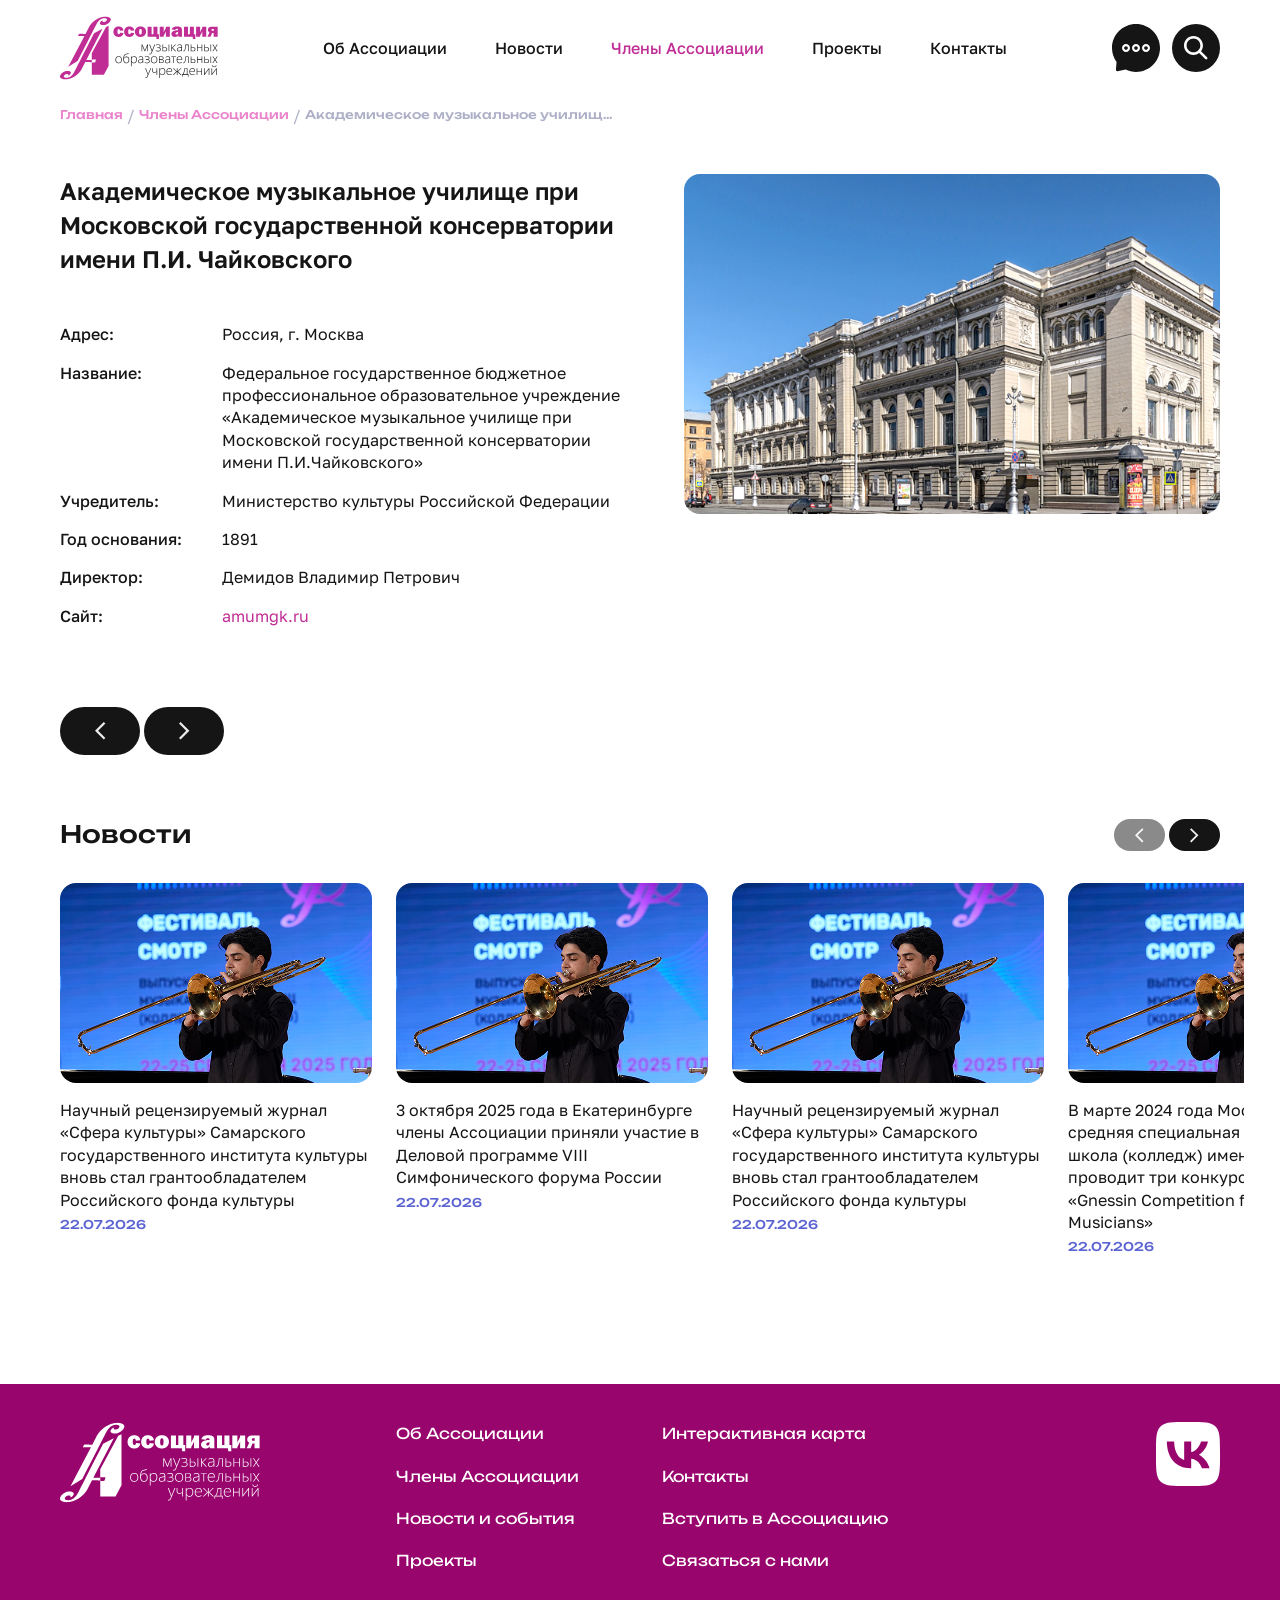
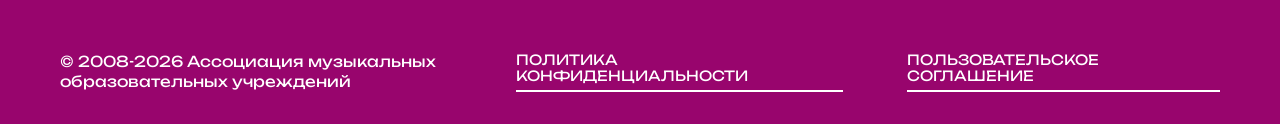
<file: member.html>
<!DOCTYPE html>
<html lang="ru">
<head>
  <meta charset="UTF-8">
  <meta name="viewport" content="width=device-width, initial-scale=1.0">
  <title>Академическое музыкальное училище при МГК имени П.И. Чайковского — Ассоциация музыкальных образовательных учреждений</title>

  <link rel="icon" href="favicon.ico" sizes="48x48">
  <link rel="icon" href="favicon.svg" type="image/svg+xml">
  <link rel="apple-touch-icon" href="apple-touch-icon.png">

  <!-- Шрифты из папки fonts: предзагрузка, чтобы текст сразу был нужным шрифтом -->
  <link rel="preload" href="fonts/golos-text-cyrillic.woff2" as="font" type="font/woff2" crossorigin>
  <link rel="preload" href="fonts/golos-text-latin.woff2" as="font" type="font/woff2" crossorigin>
  <link rel="preload" href="fonts/unbounded-cyrillic.woff2" as="font" type="font/woff2" crossorigin>
  <link rel="preload" href="fonts/unbounded-latin.woff2" as="font" type="font/woff2" crossorigin>
  <link rel="stylesheet" href="css/fonts.css">

  <link rel="stylesheet" href="https://cdn.jsdelivr.net/npm/swiper@11/swiper-bundle.min.css" />

  <link rel="stylesheet" href="css/vars.css">
  <link rel="stylesheet" href="css/base.css">
  <link rel="stylesheet" href="css/components.css">
  <link rel="stylesheet" href="css/sections.css">
  <link rel="stylesheet" href="css/form.css">
  <link rel="stylesheet" href="css/search.css">
  <link rel="stylesheet" href="css/detail.css">
  <link rel="stylesheet" href="css/member.css">
</head>

<body>

  <!-- ============ Шапка ============ -->
  <header class="header header--light">
    <div class="container header__inner">
      <a class="header__logo" href="index.html" aria-label="На главную">
        <img src="logos/amoy-color.svg" width="158" height="64" alt="Ассоциация музыкальных образовательных учреждений">
      </a>

      <nav class="header__nav" aria-label="Основное меню">
        <a class="header__link" href="about.html">Об Ассоциации</a>
        <a class="header__link" href="news.html">Новости</a>
        <a class="header__link is-active" href="members.html" aria-current="page">Члены Ассоциации</a>
        <a class="header__link" href="#">Проекты</a>
        <a class="header__link" href="contacts.html">Контакты</a>
      </nav>

      <div class="header__actions">
        <button class="btn-icon btn-icon--contact" type="button" aria-label="Обратная связь" aria-haspopup="dialog" data-modal-open="feedback">
          <svg width="48" height="48" viewBox="0 0 48 48" fill="none" xmlns="http://www.w3.org/2000/svg" aria-hidden="true">
            <path d="M24.0149 48C20.4046 48 16.8979 47.2012 13.6238 45.6185L5.53388 47.1864C5.11588 47.2678 4.68309 47.1457 4.36864 46.861C4.05792 46.5762 3.89515 46.1695 3.92104 45.7368L4.55729 38.0154C1.56847 33.8921 0 29.0625 0 23.993C0 10.7648 10.768 0 24 0C37.232 0 48 10.7648 48 23.993C48 37.2211 37.232 47.9859 24 47.9859L24.0149 48Z" fill="currentColor"/>
            <path d="M14 28C11.795 28 10 26.208 10 24C10 21.795 11.792 20 14 20C16.205 20 18 21.792 18 24C18 26.205 16.208 28 14 28ZM14 22.1634C12.9896 22.1634 12.1754 22.9895 12.1754 23.9881C12.1754 24.9866 13.0015 25.8127 14 25.8127C14.9985 25.8127 15.8246 24.9984 15.8246 23.9881C15.8246 22.9777 15.0104 22.1634 14 22.1634Z" fill="white"/>
            <path d="M24 28C21.795 28 20 26.208 20 24C20 21.795 21.792 20 24 20C26.205 20 28 21.792 28 24C28 26.205 26.208 28 24 28ZM24 22.1634C22.9896 22.1634 22.1754 22.9895 22.1754 23.9881C22.1754 24.9866 23.0015 25.8127 24 25.8127C24.9985 25.8127 25.8246 24.9984 25.8246 23.9881C25.8246 22.9777 24.9985 22.1634 24 22.1634Z" fill="white"/>
            <path d="M34 28C31.795 28 30 26.208 30 24C30 21.795 31.792 20 34 20C36.205 20 38 21.792 38 24C38 26.205 36.208 28 34 28ZM34 22.1634C32.9896 22.1634 32.1754 22.9895 32.1754 23.9881C32.1754 24.9866 33.0015 25.8127 34 25.8127C34.9985 25.8127 35.8246 24.9984 35.8246 23.9881C35.8246 22.9777 35.0104 22.1634 34 22.1634Z" fill="white"/>
          </svg>
        </button>
        <button class="btn-icon btn-icon--search" type="button" aria-label="Поиск по сайту" aria-haspopup="dialog" data-search-open>
          <img src="icons/search.svg" width="24" height="24" alt="">
        </button>
        <button class="btn-icon btn-icon--menu header__menu-btn js-menu-open" type="button" aria-label="Открыть меню" aria-expanded="false" aria-controls="mobile-menu">
          <img src="icons/menu.svg" width="24" height="24" alt="">
        </button>
      </div>
    </div>
  </header>

  <!-- Мобильное меню (до 1023px) -->
  <div class="mobile-menu js-mobile-menu" id="mobile-menu" aria-hidden="true">
    <div class="mobile-menu__top">
      <a class="header__logo" href="index.html" aria-label="На главную">
        <img src="logos/amoy.svg" width="200" height="81" alt="Ассоциация музыкальных образовательных учреждений">
      </a>
      <button class="btn-icon btn-icon--menu mobile-menu__close js-menu-close" type="button" aria-label="Закрыть меню">&times;</button>
    </div>
    <nav class="mobile-menu__nav" aria-label="Мобильное меню">
      <a class="header__link" href="about.html">Об Ассоциации</a>
      <a class="header__link" href="news.html">Новости</a>
      <a class="header__link is-active" href="members.html" aria-current="page">Члены Ассоциации</a>
      <a class="header__link" href="#">Проекты</a>
      <a class="header__link" href="contacts.html">Контакты</a>
    </nav>
    <div class="mobile-menu__actions">
      <button class="btn-icon btn-icon--contact" type="button" aria-label="Обратная связь" aria-haspopup="dialog" data-modal-open="feedback">
        <svg width="48" height="48" viewBox="0 0 48 48" fill="none" xmlns="http://www.w3.org/2000/svg" aria-hidden="true">
          <path d="M24.0149 48C20.4046 48 16.8979 47.2012 13.6238 45.6185L5.53388 47.1864C5.11588 47.2678 4.68309 47.1457 4.36864 46.861C4.05792 46.5762 3.89515 46.1695 3.92104 45.7368L4.55729 38.0154C1.56847 33.8921 0 29.0625 0 23.993C0 10.7648 10.768 0 24 0C37.232 0 48 10.7648 48 23.993C48 37.2211 37.232 47.9859 24 47.9859L24.0149 48Z" fill="currentColor"/>
          <path d="M14 28C11.795 28 10 26.208 10 24C10 21.795 11.792 20 14 20C16.205 20 18 21.792 18 24C18 26.205 16.208 28 14 28ZM14 22.1634C12.9896 22.1634 12.1754 22.9895 12.1754 23.9881C12.1754 24.9866 13.0015 25.8127 14 25.8127C14.9985 25.8127 15.8246 24.9984 15.8246 23.9881C15.8246 22.9777 15.0104 22.1634 14 22.1634Z" fill="white"/>
          <path d="M24 28C21.795 28 20 26.208 20 24C20 21.795 21.792 20 24 20C26.205 20 28 21.792 28 24C28 26.205 26.208 28 24 28ZM24 22.1634C22.9896 22.1634 22.1754 22.9895 22.1754 23.9881C22.1754 24.9866 23.0015 25.8127 24 25.8127C24.9985 25.8127 25.8246 24.9984 25.8246 23.9881C25.8246 22.9777 24.9985 22.1634 24 22.1634Z" fill="white"/>
          <path d="M34 28C31.795 28 30 26.208 30 24C30 21.795 31.792 20 34 20C36.205 20 38 21.792 38 24C38 26.205 36.208 28 34 28ZM34 22.1634C32.9896 22.1634 32.1754 22.9895 32.1754 23.9881C32.1754 24.9866 33.0015 25.8127 34 25.8127C34.9985 25.8127 35.8246 24.9984 35.8246 23.9881C35.8246 22.9777 35.0104 22.1634 34 22.1634Z" fill="white"/>
        </svg>
        </button>
      <button class="btn-icon btn-icon--search" type="button" aria-label="Поиск по сайту" aria-haspopup="dialog" data-search-open>
        <img src="icons/search.svg" width="24" height="24" alt="">
      </button>
    </div>
  </div>

  <main>

    <!-- ============ Хлебные крошки ============ -->
    <div class="container page-top">
      <nav aria-label="Хлебные крошки">
        <ol class="breadcrumbs">
          <li class="breadcrumbs__item"><a class="breadcrumbs__link" href="index.html">Главная</a></li>
          <li class="breadcrumbs__item"><a class="breadcrumbs__link" href="members.html">Члены Ассоциации</a></li>
          <li class="breadcrumbs__item breadcrumbs__item--current"><span class="breadcrumbs__current" aria-current="page">Академическое музыкальное училище при Московской государственной консерватории имени П.И. Чайковского</span></li>
        </ol>
      </nav>
    </div>

    <!-- ============ Карточка члена Ассоциации ============ -->
    <article class="container member">
      <div class="member__main">
        <div class="member__info">
          <h1 class="member__title">Академическое музыкальное училище при Московской государственной консерватории имени П.И.&nbsp;Чайковского</h1>

          <!-- Реквизиты: пустые строки не выводить -->
          <dl class="member__props">
            <div class="member__row">
              <dt>Адрес:</dt>
              <dd>Россия, г. Москва</dd>
            </div>
            <div class="member__row">
              <dt>Название:</dt>
              <dd>Федеральное государственное бюджетное профессиональное образовательное учреждение «Академическое музыкальное училище при Московской государственной консерватории имени П.И.Чайковского»</dd>
            </div>
            <div class="member__row">
              <dt>Учредитель:</dt>
              <dd>Министерство культуры Российской Федерации</dd>
            </div>
            <div class="member__row">
              <dt>Год основания:</dt>
              <dd>1891</dd>
            </div>
            <div class="member__row">
              <dt>Директор:</dt>
              <dd>Демидов Владимир Петрович</dd>
            </div>
            <div class="member__row">
              <dt>Сайт:</dt>
              <dd><a class="text-link" href="https://amumgk.ru/" target="_blank" rel="noopener">amumgk.ru</a></dd>
            </div>
          </dl>
        </div>

        <img class="member__photo" src="images/member.png" width="536" height="340" alt="Здание училища">
      </div>

      <!-- Переход к предыдущему / следующему члену по кругу. data-total — всего членов -->
      <nav class="member__nav js-member-nav" data-total="32" aria-label="Другие члены Ассоциации">
        <a class="btn-arrow js-member-prev" href="member.html?id=32" aria-label="Предыдущий член Ассоциации"><img src="icons/chevron-left.svg" width="11" height="18" alt=""></a>
        <a class="btn-arrow js-member-next" href="member.html?id=2" aria-label="Следующий член Ассоциации"><img src="icons/chevron-right.svg" width="11" height="18" alt=""></a>
      </nav>
    </article>

      <!-- Новости: слайдер внизу -->
      <section class="container related js-slider" data-slider="cards">
        <div class="section-head">
          <h2 class="title-h5">Новости</h2>
          <div class="slider-nav">
            <button class="btn-arrow btn-arrow--small js-slider-prev" type="button" aria-label="Назад"><img src="icons/chevron-left.svg" width="11" height="18" alt=""></button>
            <button class="btn-arrow btn-arrow--small js-slider-next" type="button" aria-label="Вперёд"><img src="icons/chevron-right.svg" width="11" height="18" alt=""></button>
          </div>
        </div>
        <div class="swiper related__slider">
          <div class="swiper-wrapper">
              <div class="swiper-slide">
                <a class="card" href="new.html?type=news">
                  <div class="card__image">
                    <img src="images/news.jpg" width="312" height="200" alt="" loading="lazy">
                  </div>
                  <div class="card__info">
                    <p class="card__text">Научный рецензируемый журнал «Сфера культуры» Самарского государственного института культуры вновь стал грантообладателем Российского фонда культуры</p>
                    <time class="card__date" datetime="2026-07-22">22.07.2026</time>
                  </div>
                </a>
              </div>
              <div class="swiper-slide">
                <a class="card" href="new.html?type=news">
                  <div class="card__image">
                    <img src="images/news.jpg" width="312" height="200" alt="" loading="lazy">
                  </div>
                  <div class="card__info">
                    <p class="card__text">3 октября 2025 года в Екатеринбурге члены Ассоциации приняли участие в Деловой программе VIII Симфонического форума России</p>
                    <time class="card__date" datetime="2026-07-22">22.07.2026</time>
                  </div>
                </a>
              </div>
              <div class="swiper-slide">
                <a class="card" href="new.html?type=news">
                  <div class="card__image">
                    <img src="images/news.jpg" width="312" height="200" alt="" loading="lazy">
                  </div>
                  <div class="card__info">
                    <p class="card__text">Научный рецензируемый журнал «Сфера культуры» Самарского государственного института культуры вновь стал грантообладателем Российского фонда культуры</p>
                    <time class="card__date" datetime="2026-07-22">22.07.2026</time>
                  </div>
                </a>
              </div>
              <div class="swiper-slide">
                <a class="card" href="new.html?type=news">
                  <div class="card__image">
                    <img src="images/news.jpg" width="312" height="200" alt="" loading="lazy">
                  </div>
                  <div class="card__info">
                    <p class="card__text">В марте 2024 года Московская средняя специальная музыкальная школа (колледж) имени Гнесиных проводит три конкурса проекта «Gnessin Competition for Young Musicians»</p>
                    <time class="card__date" datetime="2026-07-22">22.07.2026</time>
                  </div>
                </a>
              </div>
              <div class="swiper-slide">
                <a class="card" href="new.html?type=news">
                  <div class="card__image">
                    <img src="images/news.jpg" width="312" height="200" alt="" loading="lazy">
                  </div>
                  <div class="card__info">
                    <p class="card__text">Научный рецензируемый журнал «Сфера культуры» Самарского государственного института культуры вновь стал грантообладателем Российского фонда культуры</p>
                    <time class="card__date" datetime="2026-07-22">22.07.2026</time>
                  </div>
                </a>
              </div>
              <div class="swiper-slide">
                <a class="card" href="new.html?type=news">
                  <div class="card__image">
                    <img src="images/news.jpg" width="312" height="200" alt="" loading="lazy">
                  </div>
                  <div class="card__info">
                    <p class="card__text">3 октября 2025 года в Екатеринбурге члены Ассоциации приняли участие в Деловой программе VIII Симфонического форума России</p>
                    <time class="card__date" datetime="2026-07-22">22.07.2026</time>
                  </div>
                </a>
              </div>
              <div class="swiper-slide">
                <a class="card" href="new.html?type=news">
                  <div class="card__image">
                    <img src="images/news.jpg" width="312" height="200" alt="" loading="lazy">
                  </div>
                  <div class="card__info">
                    <p class="card__text">Научный рецензируемый журнал «Сфера культуры» Самарского государственного института культуры вновь стал грантообладателем Российского фонда культуры</p>
                    <time class="card__date" datetime="2026-07-22">22.07.2026</time>
                  </div>
                </a>
              </div>
              <div class="swiper-slide">
                <a class="card" href="new.html?type=news">
                  <div class="card__image">
                    <img src="images/news.jpg" width="312" height="200" alt="" loading="lazy">
                  </div>
                  <div class="card__info">
                    <p class="card__text">В марте 2024 года Московская средняя специальная музыкальная школа (колледж) имени Гнесиных проводит три конкурса проекта «Gnessin Competition for Young Musicians»</p>
                    <time class="card__date" datetime="2026-07-22">22.07.2026</time>
                  </div>
                </a>
              </div>
          </div>
        </div>
      </section>

  </main>

  <!-- ============ Подвал ============ -->
  <footer class="footer">
    <div class="container footer__inner">
      <div class="footer__top">
        <div class="footer__main">
          <a class="footer__logo" href="index.html" aria-label="На главную">
            <img src="logos/amoy.svg" width="200" height="81" alt="Ассоциация музыкальных образовательных учреждений">
          </a>

          <nav class="footer__nav" aria-label="Меню в подвале">
            <ul class="footer__list">
              <li><a class="footer__link" href="about.html">Об Ассоциации</a></li>
              <li><a class="footer__link" href="members.html">Члены Ассоциации</a></li>
              <li><a class="footer__link" href="news.html">Новости и события</a></li>
              <li><a class="footer__link" href="#">Проекты</a></li>
            </ul>
            <ul class="footer__list">
              <li><a class="footer__link" href="members.html?tab=map">Интерактивная карта</a></li>
              <li><a class="footer__link" href="contacts.html">Контакты</a></li>
              <li><a class="footer__link" href="enter.html">Вступить в Ассоциацию</a></li>
              <li><a class="footer__link" href="#feedback" data-modal-open="feedback">Связаться с нами</a></li>
            </ul>
          </nav>
        </div>

        <a class="btn-social footer__social" href="https://vk.com/associationmei" target="_blank" rel="noopener" aria-label="Мы во ВКонтакте (откроется в новой вкладке)">
          <svg width="48" height="48" viewBox="0 0 48 48" fill="none" xmlns="http://www.w3.org/2000/svg" aria-hidden="true">
            <path d="M3.37 3.37C0 6.75 0 12.17 0 23.04V24.96C0 35.82 0 41.26 3.37 44.63C6.75 48 12.17 48 23.04 48H24.96C35.82 48 41.26 48 44.63 44.63C48 41.25 48 35.83 48 24.96V23.04C48 12.18 48 6.74 44.63 3.37C41.25 0 35.83 0 24.96 0H23.04C12.18 0 6.74 0 3.37 3.37ZM8.11 14.67C8.36 27.15 14.93 34.67 25.76 34.67H26.39V27.52C30.34 27.92 33.28 30.87 34.48 34.67H40.17C39.6087 32.529 38.6039 30.5298 37.2206 28.8019C35.8373 27.0741 34.1063 25.6561 32.14 24.64C34.62 23.15 38.14 19.55 38.97 14.67H33.79C32.71 18.64 29.48 22.24 26.39 22.58V14.67H21.13V28.52C17.93 27.72 13.76 23.84 13.59 14.67H8.11Z" fill-rule="evenodd" clip-rule="evenodd" fill="currentColor"/>
          </svg>
        </a>
      </div>

      <div class="footer__bottom">
        <p class="footer__copy">© 2008-2026 Ассоциация музыкальных образовательных учреждений</p>
        <div class="footer__legal">
          <a class="link-underlined" href="#">Политика конфиденциальности</a>
          <a class="link-underlined" href="#">Пользовательское соглашение</a>
        </div>
      </div>
    </div>
  </footer>

  <!-- ============ Поиск по сайту (js/search.js) ============ -->
  <div class="search js-search" id="search" role="dialog" aria-modal="true" aria-label="Поиск по сайту" aria-hidden="true">
    <button class="search__close" type="button" data-search-close aria-label="Закрыть поиск"><svg viewBox="0 0 32 32" fill="none" aria-hidden="true"><path d="M14.4164 16L3.20833 4.79193L4.79225 3.20801L16.0003 14.416L27.2083 3.20801L28.7923 4.79193L17.5842 16L28.7923 27.208L27.2083 28.7919L16.0003 17.5839L4.79225 28.7919L3.20833 27.208L14.4164 16Z" fill-rule="evenodd" clip-rule="evenodd" fill="currentColor"/></svg></button>

    <div class="search__inner">
      <!-- Заголовок со стрелкой назад — только на мобильном -->
      <div class="search__head">
        <button class="search__back" type="button" data-search-close aria-label="Закрыть поиск"><svg viewBox="0 0 22 22" fill="none" aria-hidden="true"><path d="M9.33964 11L14.2952 6.04447L13.2062 4.95553L7.16175 11L13.2062 17.0445L14.2952 15.9555L9.33964 11Z" fill-rule="evenodd" clip-rule="evenodd" fill="currentColor"/></svg></button>
        <p class="search__heading">Поиск</p>
      </div>

      <!-- action — адрес страницы результатов на сервере -->
      <form class="search__field js-search-form" action="" method="get" role="search">
        <button class="btn-icon btn-icon--search" type="submit" aria-label="Найти">
          <img src="icons/search.svg" width="24" height="24" alt="">
        </button>
        <input class="search__input js-search-input" type="search" name="q" placeholder="Введите название события, места" autocomplete="off" aria-label="Поисковый запрос">
        <button class="search__clear js-search-clear" type="button" aria-label="Очистить" hidden><svg viewBox="0 0 32 32" fill="none" aria-hidden="true"><path d="M14.4164 16L3.20833 4.79193L4.79225 3.20801L16.0003 14.416L27.2083 3.20801L28.7923 4.79193L17.5842 16L28.7923 27.208L27.2083 28.7919L16.0003 17.5839L4.79225 28.7919L3.20833 27.208L14.4164 16Z" fill-rule="evenodd" clip-rule="evenodd" fill="currentColor"/></svg></button>
      </form>

      <div class="search__results js-search-results" aria-live="polite" hidden>
        <div class="search__list js-search-list"></div>
        <p class="search__empty js-search-empty" hidden>Ничего не найдено<br>Попробуйте ввести данные заново</p>
      </div>
    </div>
  </div>

  <!-- ============ Модальное окно «Обратная связь» ============ -->
  <div class="modal" id="modal-feedback" role="dialog" aria-modal="true" aria-labelledby="feedback-title" aria-hidden="true">
    <div class="modal__dialog">
      <button class="modal__close" type="button" data-modal-close aria-label="Закрыть">
        <img src="icons/close.svg" width="32" height="32" alt="">
      </button>

      <h2 class="modal__title" id="feedback-title">Обратная связь</h2>

      <!-- action — адрес обработчика на сервере -->
      <form class="form js-form" action="" method="post" novalidate>
        <div class="form__fields">
          <label class="field">
            <span class="field__control">
              <input class="field__input" type="text" name="name" autocomplete="name" placeholder=" " required>
              <span class="field__label">Ваше имя*</span>
              <button class="field__clear" type="button" aria-label="Очистить поле" tabindex="-1"><img src="icons/clear.svg" width="24" height="24" alt=""></button>
            </span>
            <span class="field__error" aria-live="polite"></span>
          </label>

          <label class="field">
            <span class="field__control">
              <input class="field__input" type="email" name="email" autocomplete="email" placeholder=" " required>
              <span class="field__label">Почта*</span>
              <button class="field__clear" type="button" aria-label="Очистить поле" tabindex="-1"><img src="icons/clear.svg" width="24" height="24" alt=""></button>
            </span>
            <span class="field__error" aria-live="polite"></span>
          </label>

          <label class="field">
            <span class="field__control">
              <input class="field__input" type="tel" name="phone" autocomplete="tel" inputmode="tel" placeholder=" " required>
              <span class="field__label">Телефон*</span>
              <button class="field__clear" type="button" aria-label="Очистить поле" tabindex="-1"><img src="icons/clear.svg" width="24" height="24" alt=""></button>
            </span>
            <span class="field__error" aria-live="polite"></span>
          </label>

          <label class="field">
            <span class="field__control">
              <input class="field__input" type="text" name="company" autocomplete="organization" placeholder=" ">
              <span class="field__label">Компания</span>
              <button class="field__clear" type="button" aria-label="Очистить поле" tabindex="-1"><img src="icons/clear.svg" width="24" height="24" alt=""></button>
            </span>
            <span class="field__error" aria-live="polite"></span>
          </label>

          <label class="field">
            <span class="field__control">
              <input class="field__input" type="text" name="message" placeholder=" ">
              <span class="field__label">Ваш запрос</span>
              <button class="field__clear" type="button" aria-label="Очистить поле" tabindex="-1"><img src="icons/clear.svg" width="24" height="24" alt=""></button>
            </span>
            <span class="field__error" aria-live="polite"></span>
          </label>
        </div>

        <label class="checkbox">
          <input class="checkbox__input js-form-agree" type="checkbox" name="agree" value="1" required>
          <span class="checkbox__box" aria-hidden="true"></span>
          <span>Я подтверждаю ознакомление с <a href="#">Политикой обработки персональных данных</a> и даю <a href="#">Согласие на обработку моих персональных данных</a></span>
        </label>

        <button class="btn btn--light" type="submit" disabled>Отправить</button>
      </form>

      <p class="form__success js-form-success" hidden>Спасибо! Ваше сообщение отправлено, мы свяжемся с вами в ближайшее время.</p>

      <img class="modal__decor" src="images/feedback-logo.png" width="143" height="175" alt="" loading="lazy">
    </div>
  </div>

  <script src="https://cdn.jsdelivr.net/npm/swiper@11/swiper-bundle.min.js"></script>
  <script src="js/main.js"></script>
  <script src="js/form.js"></script>
  <script src="js/search.js"></script>
  <script src="js/slider.js"></script>
</body>
</html>
</file>
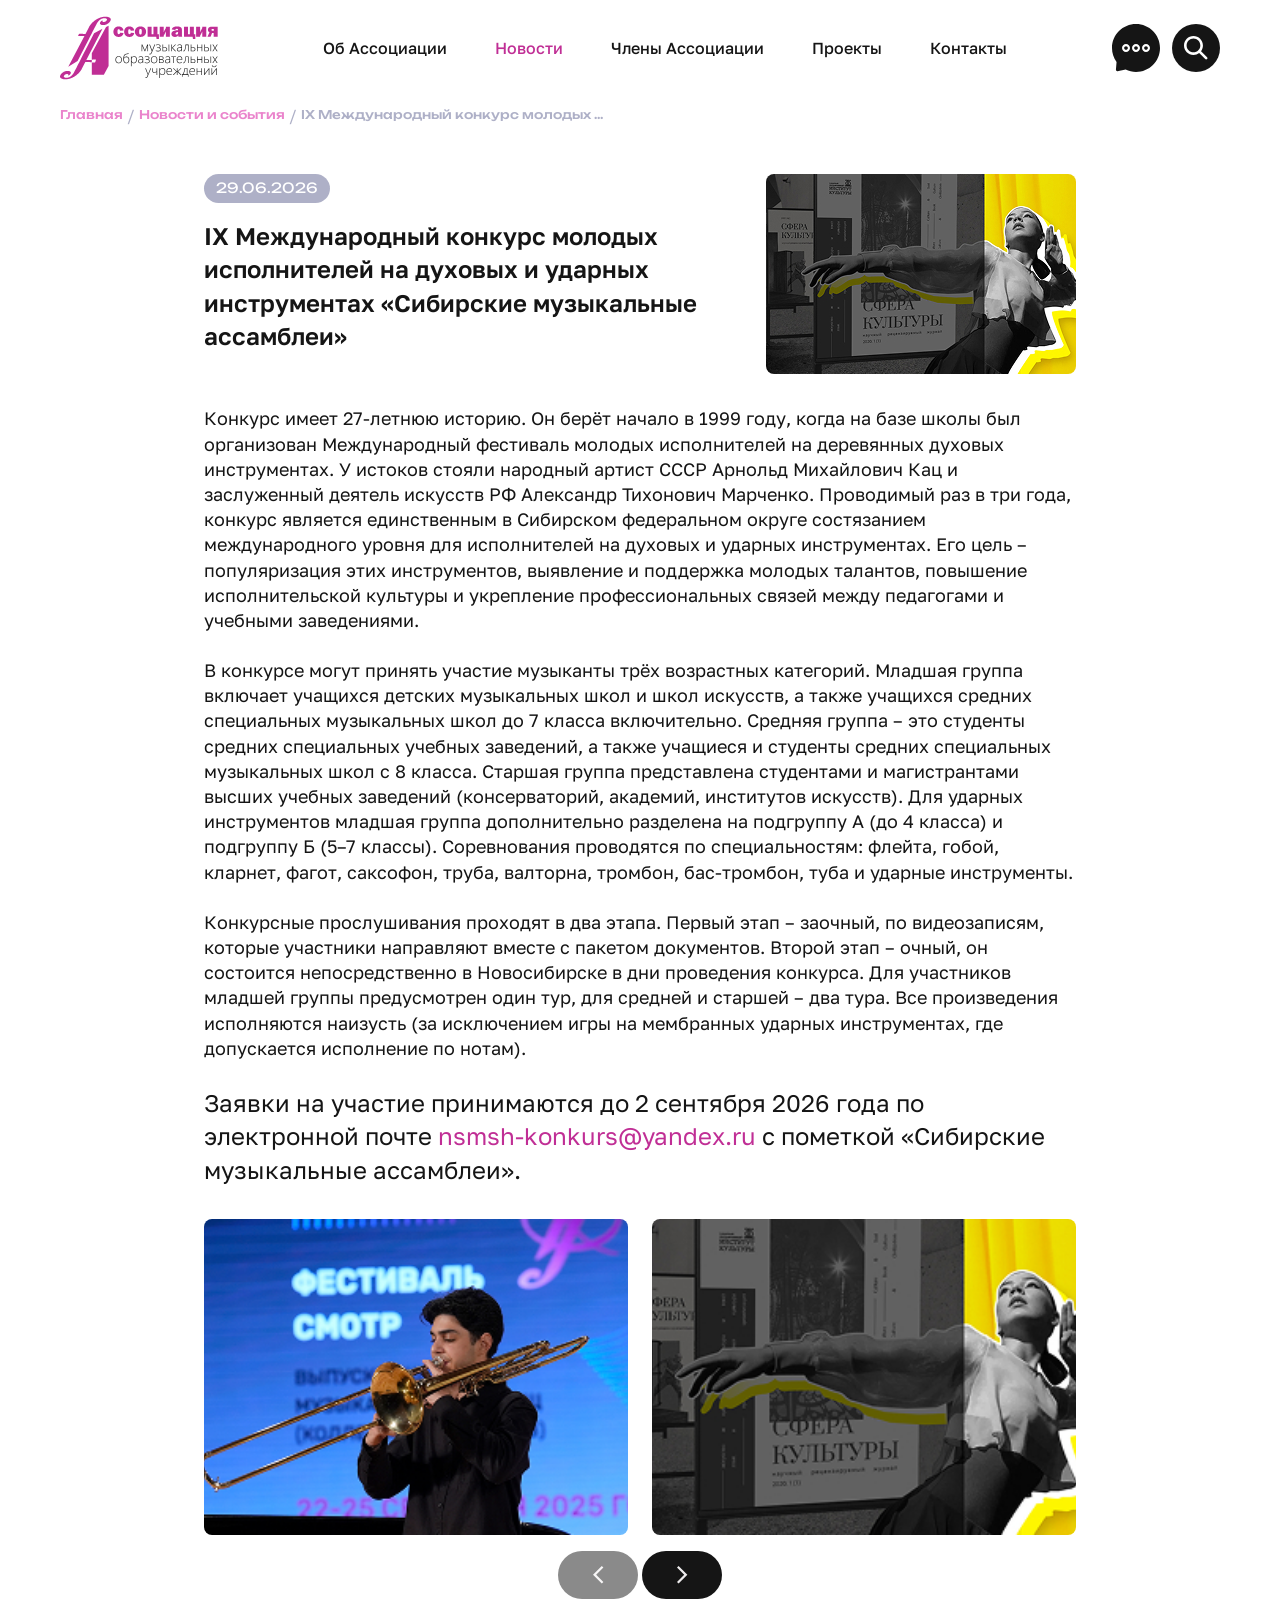
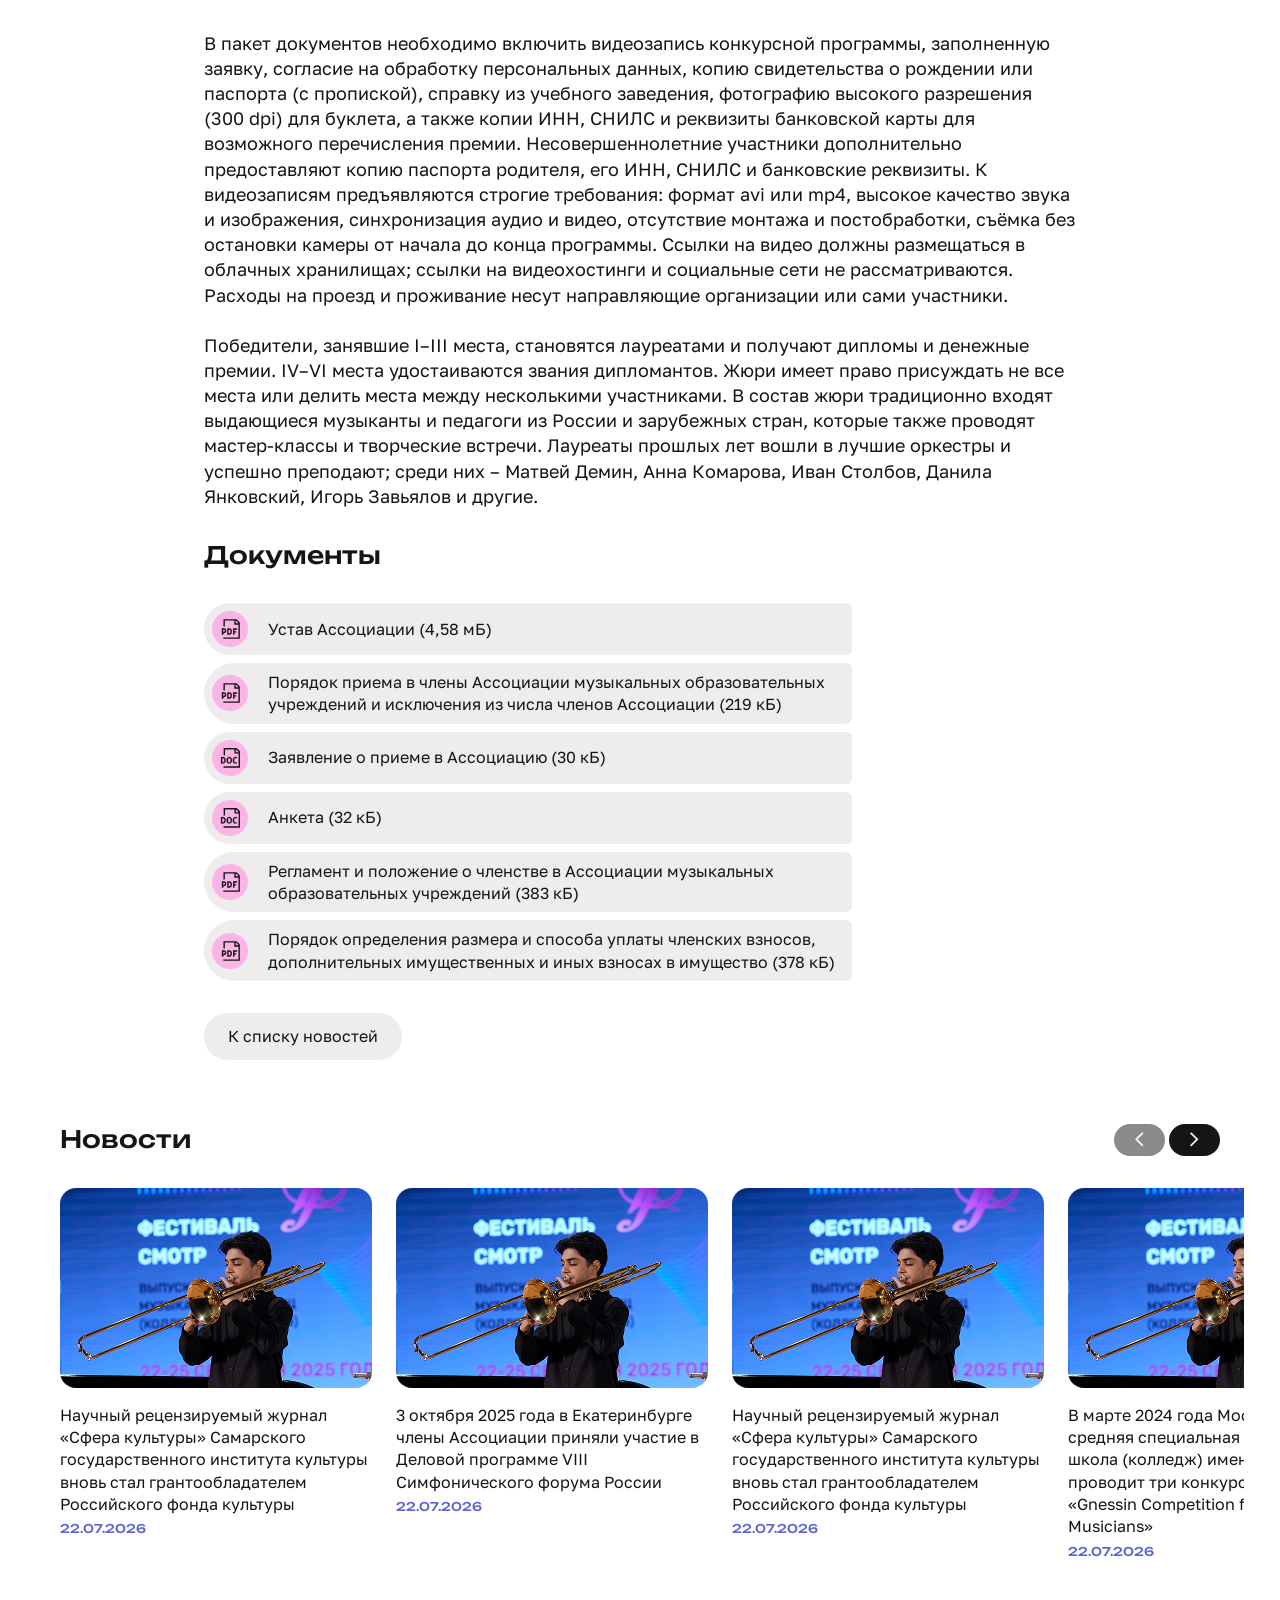
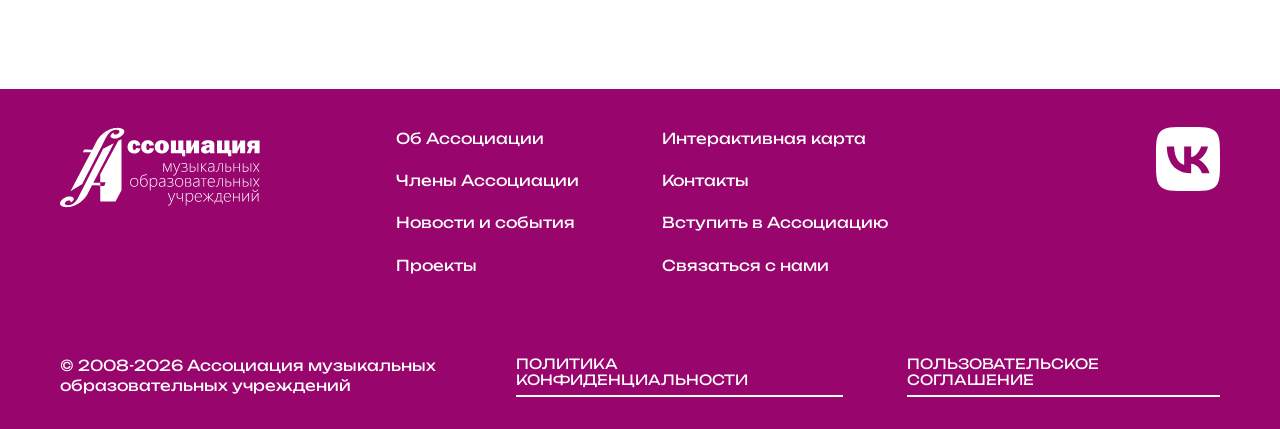
<file: new.html>
<!DOCTYPE html>
<html lang="ru">
<head>
  <meta charset="UTF-8">
  <meta name="viewport" content="width=device-width, initial-scale=1.0">
  <title>IX Международный конкурс молодых исполнителей — Ассоциация музыкальных образовательных учреждений</title>

  <link rel="icon" href="favicon.ico" sizes="48x48">
  <link rel="icon" href="favicon.svg" type="image/svg+xml">
  <link rel="apple-touch-icon" href="apple-touch-icon.png">

  <!-- Шрифты из папки fonts: предзагрузка, чтобы текст сразу был нужным шрифтом -->
  <link rel="preload" href="fonts/golos-text-cyrillic.woff2" as="font" type="font/woff2" crossorigin>
  <link rel="preload" href="fonts/golos-text-latin.woff2" as="font" type="font/woff2" crossorigin>
  <link rel="preload" href="fonts/unbounded-cyrillic.woff2" as="font" type="font/woff2" crossorigin>
  <link rel="preload" href="fonts/unbounded-latin.woff2" as="font" type="font/woff2" crossorigin>
  <link rel="stylesheet" href="css/fonts.css">

  <link rel="stylesheet" href="https://cdn.jsdelivr.net/npm/swiper@11/swiper-bundle.min.css" />

  <link rel="stylesheet" href="css/vars.css">
  <link rel="stylesheet" href="css/base.css">
  <link rel="stylesheet" href="css/components.css">
  <link rel="stylesheet" href="css/sections.css">
  <link rel="stylesheet" href="css/form.css">
  <link rel="stylesheet" href="css/search.css">
  <link rel="stylesheet" href="css/detail.css">
</head>

<body>

  <!-- ============ Шапка ============ -->
  <header class="header header--light">
    <div class="container header__inner">
      <a class="header__logo" href="index.html" aria-label="На главную">
        <img src="logos/amoy-color.svg" width="158" height="64" alt="Ассоциация музыкальных образовательных учреждений">
      </a>

      <nav class="header__nav" aria-label="Основное меню">
        <a class="header__link" href="about.html">Об Ассоциации</a>
        <a class="header__link is-active" href="news.html" aria-current="page">Новости</a>
        <a class="header__link" href="members.html">Члены Ассоциации</a>
        <a class="header__link" href="#">Проекты</a>
        <a class="header__link" href="contacts.html">Контакты</a>
      </nav>

      <div class="header__actions">
        <button class="btn-icon btn-icon--contact" type="button" aria-label="Обратная связь" aria-haspopup="dialog" data-modal-open="feedback">
          <svg width="48" height="48" viewBox="0 0 48 48" fill="none" xmlns="http://www.w3.org/2000/svg" aria-hidden="true">
            <path d="M24.0149 48C20.4046 48 16.8979 47.2012 13.6238 45.6185L5.53388 47.1864C5.11588 47.2678 4.68309 47.1457 4.36864 46.861C4.05792 46.5762 3.89515 46.1695 3.92104 45.7368L4.55729 38.0154C1.56847 33.8921 0 29.0625 0 23.993C0 10.7648 10.768 0 24 0C37.232 0 48 10.7648 48 23.993C48 37.2211 37.232 47.9859 24 47.9859L24.0149 48Z" fill="currentColor"/>
            <path d="M14 28C11.795 28 10 26.208 10 24C10 21.795 11.792 20 14 20C16.205 20 18 21.792 18 24C18 26.205 16.208 28 14 28ZM14 22.1634C12.9896 22.1634 12.1754 22.9895 12.1754 23.9881C12.1754 24.9866 13.0015 25.8127 14 25.8127C14.9985 25.8127 15.8246 24.9984 15.8246 23.9881C15.8246 22.9777 15.0104 22.1634 14 22.1634Z" fill="white"/>
            <path d="M24 28C21.795 28 20 26.208 20 24C20 21.795 21.792 20 24 20C26.205 20 28 21.792 28 24C28 26.205 26.208 28 24 28ZM24 22.1634C22.9896 22.1634 22.1754 22.9895 22.1754 23.9881C22.1754 24.9866 23.0015 25.8127 24 25.8127C24.9985 25.8127 25.8246 24.9984 25.8246 23.9881C25.8246 22.9777 24.9985 22.1634 24 22.1634Z" fill="white"/>
            <path d="M34 28C31.795 28 30 26.208 30 24C30 21.795 31.792 20 34 20C36.205 20 38 21.792 38 24C38 26.205 36.208 28 34 28ZM34 22.1634C32.9896 22.1634 32.1754 22.9895 32.1754 23.9881C32.1754 24.9866 33.0015 25.8127 34 25.8127C34.9985 25.8127 35.8246 24.9984 35.8246 23.9881C35.8246 22.9777 35.0104 22.1634 34 22.1634Z" fill="white"/>
          </svg>
        </button>
        <button class="btn-icon btn-icon--search" type="button" aria-label="Поиск по сайту" aria-haspopup="dialog" data-search-open>
          <img src="icons/search.svg" width="24" height="24" alt="">
        </button>
        <button class="btn-icon btn-icon--menu header__menu-btn js-menu-open" type="button" aria-label="Открыть меню" aria-expanded="false" aria-controls="mobile-menu">
          <img src="icons/menu.svg" width="24" height="24" alt="">
        </button>
      </div>
    </div>
  </header>

  <!-- Мобильное меню (до 1023px) -->
  <div class="mobile-menu js-mobile-menu" id="mobile-menu" aria-hidden="true">
    <div class="mobile-menu__top">
      <a class="header__logo" href="index.html" aria-label="На главную">
        <img src="logos/amoy.svg" width="200" height="81" alt="Ассоциация музыкальных образовательных учреждений">
      </a>
      <button class="btn-icon btn-icon--menu mobile-menu__close js-menu-close" type="button" aria-label="Закрыть меню">&times;</button>
    </div>
    <nav class="mobile-menu__nav" aria-label="Мобильное меню">
      <a class="header__link" href="about.html">Об Ассоциации</a>
      <a class="header__link is-active" href="news.html" aria-current="page">Новости</a>
      <a class="header__link" href="members.html">Члены Ассоциации</a>
      <a class="header__link" href="#">Проекты</a>
      <a class="header__link" href="contacts.html">Контакты</a>
    </nav>
    <div class="mobile-menu__actions">
      <button class="btn-icon btn-icon--contact" type="button" aria-label="Обратная связь" aria-haspopup="dialog" data-modal-open="feedback">
        <svg width="48" height="48" viewBox="0 0 48 48" fill="none" xmlns="http://www.w3.org/2000/svg" aria-hidden="true">
          <path d="M24.0149 48C20.4046 48 16.8979 47.2012 13.6238 45.6185L5.53388 47.1864C5.11588 47.2678 4.68309 47.1457 4.36864 46.861C4.05792 46.5762 3.89515 46.1695 3.92104 45.7368L4.55729 38.0154C1.56847 33.8921 0 29.0625 0 23.993C0 10.7648 10.768 0 24 0C37.232 0 48 10.7648 48 23.993C48 37.2211 37.232 47.9859 24 47.9859L24.0149 48Z" fill="currentColor"/>
          <path d="M14 28C11.795 28 10 26.208 10 24C10 21.795 11.792 20 14 20C16.205 20 18 21.792 18 24C18 26.205 16.208 28 14 28ZM14 22.1634C12.9896 22.1634 12.1754 22.9895 12.1754 23.9881C12.1754 24.9866 13.0015 25.8127 14 25.8127C14.9985 25.8127 15.8246 24.9984 15.8246 23.9881C15.8246 22.9777 15.0104 22.1634 14 22.1634Z" fill="white"/>
          <path d="M24 28C21.795 28 20 26.208 20 24C20 21.795 21.792 20 24 20C26.205 20 28 21.792 28 24C28 26.205 26.208 28 24 28ZM24 22.1634C22.9896 22.1634 22.1754 22.9895 22.1754 23.9881C22.1754 24.9866 23.0015 25.8127 24 25.8127C24.9985 25.8127 25.8246 24.9984 25.8246 23.9881C25.8246 22.9777 24.9985 22.1634 24 22.1634Z" fill="white"/>
          <path d="M34 28C31.795 28 30 26.208 30 24C30 21.795 31.792 20 34 20C36.205 20 38 21.792 38 24C38 26.205 36.208 28 34 28ZM34 22.1634C32.9896 22.1634 32.1754 22.9895 32.1754 23.9881C32.1754 24.9866 33.0015 25.8127 34 25.8127C34.9985 25.8127 35.8246 24.9984 35.8246 23.9881C35.8246 22.9777 35.0104 22.1634 34 22.1634Z" fill="white"/>
        </svg>
        </button>
      <button class="btn-icon btn-icon--search" type="button" aria-label="Поиск по сайту" aria-haspopup="dialog" data-search-open>
        <img src="icons/search.svg" width="24" height="24" alt="">
      </button>
    </div>
  </div>

  <main>

    <!-- ============ Хлебные крошки ============ -->
    <div class="container page-top">
      <nav aria-label="Хлебные крошки">
        <ol class="breadcrumbs">
          <li class="breadcrumbs__item"><a class="breadcrumbs__link" href="index.html">Главная</a></li>
          <li class="breadcrumbs__item"><a class="breadcrumbs__link" href="news.html" data-type-href="news.html?tab={type}">Новости и события</a></li>
          <li class="breadcrumbs__item breadcrumbs__item--current"><span class="breadcrumbs__current" aria-current="page">IX Международный конкурс молодых исполнителей на духовых и ударных инструментах «Сибирские музыкальные ассамблеи»</span></li>
        </ol>
      </nav>
    </div>

    <article class="container detail">
      <div class="detail__column">

        <!-- ============ Заголовок ============ -->
        <header class="detail__head">
          <div class="detail__head-text">
            <time class="badge" datetime="2026-06-29">29.06.2026</time>
            <h1 class="detail__title">IX Международный конкурс молодых исполнителей на духовых и ударных инструментах «Сибирские музыкальные ассамблеи»</h1>
          </div>
          <img class="detail__cover" src="images/event.jpg" width="310" height="200" alt="">
        </header>

        <!-- ============ Текст из CMS (ссылки внутри текста подсвечиваются автоматически) ============ -->
        <div class="rich-text">
          <p>Конкурс имеет 27-летнюю историю. Он берёт начало в 1999 году, когда на базе школы был организован Международный фестиваль молодых исполнителей на деревянных духовых инструментах. У истоков стояли народный артист СССР Арнольд Михайлович Кац и заслуженный деятель искусств РФ Александр Тихонович Марченко. Проводимый раз в три года, конкурс является единственным в Сибирском федеральном округе состязанием международного уровня для исполнителей на духовых и ударных инструментах. Его цель – популяризация этих инструментов, выявление и поддержка молодых талантов, повышение исполнительской культуры и укрепление профессиональных связей между педагогами и учебными заведениями.</p>
          <p>В конкурсе могут принять участие музыканты трёх возрастных категорий. Младшая группа включает учащихся детских музыкальных школ и школ искусств, а также учащихся средних специальных музыкальных школ до 7 класса включительно. Средняя группа – это студенты средних специальных учебных заведений, а также учащиеся и студенты средних специальных музыкальных школ с 8 класса. Старшая группа представлена студентами и магистрантами высших учебных заведений (консерваторий, академий, институтов искусств). Для ударных инструментов младшая группа дополнительно разделена на подгруппу А (до 4 класса) и подгруппу Б (5–7 классы). Соревнования проводятся по специальностям: флейта, гобой, кларнет, фагот, саксофон, труба, валторна, тромбон, бас-тромбон, туба и ударные инструменты.</p>
          <p>Конкурсные прослушивания проходят в два этапа. Первый этап – заочный, по видеозаписям, которые участники направляют вместе с пакетом документов. Второй этап – очный, он состоится непосредственно в Новосибирске в дни проведения конкурса. Для участников младшей группы предусмотрен один тур, для средней и старшей – два тура. Все произведения исполняются наизусть (за исключением игры на мембранных ударных инструментах, где допускается исполнение по нотам).</p>
          <p class="lead">Заявки на участие принимаются до 2 сентября 2026 года по электронной почте <a href="mailto:nsmsh-konkurs@yandex.ru">nsmsh-konkurs@yandex.ru</a> с пометкой «Сибирские музыкальные ассамблеи».</p>
        </div>

        <!-- ============ Галерея (необязательный блок: выводить, только если есть фото) ============ -->
        <div class="gallery js-slider" data-slider="gallery">
          <div class="swiper gallery__slider">
            <div class="swiper-wrapper">
                <div class="swiper-slide gallery__slide"><img src="images/news.jpg" width="424" height="316" alt="" loading="lazy"></div>
                <div class="swiper-slide gallery__slide"><img src="images/event.jpg" width="424" height="316" alt="" loading="lazy"></div>
                <div class="swiper-slide gallery__slide"><img src="images/news.jpg" width="424" height="316" alt="" loading="lazy"></div>
                <div class="swiper-slide gallery__slide"><img src="images/event.jpg" width="424" height="316" alt="" loading="lazy"></div>
                <div class="swiper-slide gallery__slide"><img src="images/news.jpg" width="424" height="316" alt="" loading="lazy"></div>
            </div>
          </div>
          <div class="slider-nav gallery__nav">
            <button class="btn-arrow js-slider-prev" type="button" aria-label="Предыдущее фото"><img src="icons/chevron-left.svg" width="11" height="18" alt=""></button>
            <button class="btn-arrow js-slider-next" type="button" aria-label="Следующее фото"><img src="icons/chevron-right.svg" width="11" height="18" alt=""></button>
          </div>
        </div>

        <!-- ============ Продолжение текста из CMS ============ -->
        <div class="rich-text">
          <p>В пакет документов необходимо включить видеозапись конкурсной программы, заполненную заявку, согласие на обработку персональных данных, копию свидетельства о рождении или паспорта (с пропиской), справку из учебного заведения, фотографию высокого разрешения (300 dpi) для буклета, а также копии ИНН, СНИЛС и реквизиты банковской карты для возможного перечисления премии. Несовершеннолетние участники дополнительно предоставляют копию паспорта родителя, его ИНН, СНИЛС и банковские реквизиты. К видеозаписям предъявляются строгие требования: формат avi или mp4, высокое качество звука и изображения, синхронизация аудио и видео, отсутствие монтажа и постобработки, съёмка без остановки камеры от начала до конца программы. Ссылки на видео должны размещаться в облачных хранилищах; ссылки на видеохостинги и социальные сети не рассматриваются. Расходы на проезд и проживание несут направляющие организации или сами участники.</p>
          <p>Победители, занявшие I–III места, становятся лауреатами и получают дипломы и денежные премии. IV–VI места удостаиваются звания дипломантов. Жюри имеет право присуждать не все места или делить места между несколькими участниками. В состав жюри традиционно входят выдающиеся музыканты и педагоги из России и зарубежных стран, которые также проводят мастер-классы и творческие встречи. Лауреаты прошлых лет вошли в лучшие оркестры и успешно преподают; среди них – Матвей Демин, Анна Комарова, Иван Столбов, Данила Янковский, Игорь Завьялов и другие.</p>
        </div>

        <!-- ============ Документы (необязательный блок: выводить, только если есть файлы) ============ -->
        <section class="detail-docs">
          <h2 class="title-h5">Документы</h2>
          <ul class="doc-list">
            <li>
              <a class="doc-link" href="docs/chicken.pdf" download="Устав Ассоциации.pdf">
                <span class="doc-link__icon"><img src="icons/pdf.svg" width="20" height="20" alt=""><img class="doc-link__download" src="icons/download.svg" width="20" height="20" alt=""></span>
                <span>Устав Ассоциации (4,58 мБ)</span>
              </a>
            </li>
            <li>
              <a class="doc-link" href="docs/chicken.pdf" download="Порядок приема в члены Ассоциации.pdf">
                <span class="doc-link__icon"><img src="icons/pdf.svg" width="20" height="20" alt=""><img class="doc-link__download" src="icons/download.svg" width="20" height="20" alt=""></span>
                <span>Порядок приема в члены Ассоциации музыкальных образовательных учреждений и исключения из числа членов Ассоциации (219 кБ)</span>
              </a>
            </li>
            <li>
              <a class="doc-link" href="docs/chicken.pdf" download="Заявление о приеме в Ассоциацию.pdf">
                <span class="doc-link__icon"><img src="icons/doc.svg" width="20" height="20" alt=""><img class="doc-link__download" src="icons/download.svg" width="20" height="20" alt=""></span>
                <span>Заявление о приеме в Ассоциацию (30 кБ)</span>
              </a>
            </li>
            <li>
              <a class="doc-link" href="docs/chicken.pdf" download="Анкета.pdf">
                <span class="doc-link__icon"><img src="icons/doc.svg" width="20" height="20" alt=""><img class="doc-link__download" src="icons/download.svg" width="20" height="20" alt=""></span>
                <span>Анкета (32 кБ)</span>
              </a>
            </li>
            <li>
              <a class="doc-link" href="docs/chicken.pdf" download="Регламент и положение о членстве в Ассоциации.pdf">
                <span class="doc-link__icon"><img src="icons/pdf.svg" width="20" height="20" alt=""><img class="doc-link__download" src="icons/download.svg" width="20" height="20" alt=""></span>
                <span>Регламент и положение о членстве в Ассоциации музыкальных образовательных учреждений (383 кБ)</span>
              </a>
            </li>
            <li>
              <a class="doc-link" href="docs/chicken.pdf" download="Порядок определения размера и способа уплаты членских взносов.pdf">
                <span class="doc-link__icon"><img src="icons/pdf.svg" width="20" height="20" alt=""><img class="doc-link__download" src="icons/download.svg" width="20" height="20" alt=""></span>
                <span>Порядок определения размера и способа уплаты членских взносов, дополнительных имущественных и иных взносах в имущество (378 кБ)</span>
              </a>
            </li>
          </ul>
        </section>

        <!-- Возврат к списку: ведёт на нужную вкладку news.html -->
        <a class="btn btn--secondary detail__back" href="news.html" data-type-href="news.html?tab={type}" data-text-news="К списку новостей" data-text-events="К списку событий">К списку новостей</a>
      </div>
    </article>

      <!-- Новости: слайдер внизу (показывается только для своего типа) -->
      <section class="container related js-slider" data-slider="cards" data-detail-type="news">
        <div class="section-head">
          <h2 class="title-h5">Новости</h2>
          <div class="slider-nav">
            <button class="btn-arrow btn-arrow--small js-slider-prev" type="button" aria-label="Назад"><img src="icons/chevron-left.svg" width="11" height="18" alt=""></button>
            <button class="btn-arrow btn-arrow--small js-slider-next" type="button" aria-label="Вперёд"><img src="icons/chevron-right.svg" width="11" height="18" alt=""></button>
          </div>
        </div>
        <div class="swiper related__slider">
          <div class="swiper-wrapper">
              <div class="swiper-slide">
                <a class="card" href="new.html?type=news">
                  <div class="card__image">
                    <img src="images/news.jpg" width="312" height="200" alt="" loading="lazy">
                  </div>
                  <div class="card__info">
                    <p class="card__text">Научный рецензируемый журнал «Сфера культуры» Самарского государственного института культуры вновь стал грантообладателем Российского фонда культуры</p>
                    <time class="card__date" datetime="2026-07-22">22.07.2026</time>
                  </div>
                </a>
              </div>
              <div class="swiper-slide">
                <a class="card" href="new.html?type=news">
                  <div class="card__image">
                    <img src="images/news.jpg" width="312" height="200" alt="" loading="lazy">
                  </div>
                  <div class="card__info">
                    <p class="card__text">3 октября 2025 года в Екатеринбурге члены Ассоциации приняли участие в Деловой программе VIII Симфонического форума России</p>
                    <time class="card__date" datetime="2026-07-22">22.07.2026</time>
                  </div>
                </a>
              </div>
              <div class="swiper-slide">
                <a class="card" href="new.html?type=news">
                  <div class="card__image">
                    <img src="images/news.jpg" width="312" height="200" alt="" loading="lazy">
                  </div>
                  <div class="card__info">
                    <p class="card__text">Научный рецензируемый журнал «Сфера культуры» Самарского государственного института культуры вновь стал грантообладателем Российского фонда культуры</p>
                    <time class="card__date" datetime="2026-07-22">22.07.2026</time>
                  </div>
                </a>
              </div>
              <div class="swiper-slide">
                <a class="card" href="new.html?type=news">
                  <div class="card__image">
                    <img src="images/news.jpg" width="312" height="200" alt="" loading="lazy">
                  </div>
                  <div class="card__info">
                    <p class="card__text">В марте 2024 года Московская средняя специальная музыкальная школа (колледж) имени Гнесиных проводит три конкурса проекта «Gnessin Competition for Young Musicians»</p>
                    <time class="card__date" datetime="2026-07-22">22.07.2026</time>
                  </div>
                </a>
              </div>
              <div class="swiper-slide">
                <a class="card" href="new.html?type=news">
                  <div class="card__image">
                    <img src="images/news.jpg" width="312" height="200" alt="" loading="lazy">
                  </div>
                  <div class="card__info">
                    <p class="card__text">Научный рецензируемый журнал «Сфера культуры» Самарского государственного института культуры вновь стал грантообладателем Российского фонда культуры</p>
                    <time class="card__date" datetime="2026-07-22">22.07.2026</time>
                  </div>
                </a>
              </div>
              <div class="swiper-slide">
                <a class="card" href="new.html?type=news">
                  <div class="card__image">
                    <img src="images/news.jpg" width="312" height="200" alt="" loading="lazy">
                  </div>
                  <div class="card__info">
                    <p class="card__text">3 октября 2025 года в Екатеринбурге члены Ассоциации приняли участие в Деловой программе VIII Симфонического форума России</p>
                    <time class="card__date" datetime="2026-07-22">22.07.2026</time>
                  </div>
                </a>
              </div>
              <div class="swiper-slide">
                <a class="card" href="new.html?type=news">
                  <div class="card__image">
                    <img src="images/news.jpg" width="312" height="200" alt="" loading="lazy">
                  </div>
                  <div class="card__info">
                    <p class="card__text">Научный рецензируемый журнал «Сфера культуры» Самарского государственного института культуры вновь стал грантообладателем Российского фонда культуры</p>
                    <time class="card__date" datetime="2026-07-22">22.07.2026</time>
                  </div>
                </a>
              </div>
              <div class="swiper-slide">
                <a class="card" href="new.html?type=news">
                  <div class="card__image">
                    <img src="images/news.jpg" width="312" height="200" alt="" loading="lazy">
                  </div>
                  <div class="card__info">
                    <p class="card__text">В марте 2024 года Московская средняя специальная музыкальная школа (колледж) имени Гнесиных проводит три конкурса проекта «Gnessin Competition for Young Musicians»</p>
                    <time class="card__date" datetime="2026-07-22">22.07.2026</time>
                  </div>
                </a>
              </div>
          </div>
        </div>
      </section>

      <!-- События: слайдер внизу (показывается только для своего типа) -->
      <section class="container related js-slider" data-slider="cards" data-detail-type="events" hidden>
        <div class="section-head">
          <h2 class="title-h5">События</h2>
          <div class="slider-nav">
            <button class="btn-arrow btn-arrow--small js-slider-prev" type="button" aria-label="Назад"><img src="icons/chevron-left.svg" width="11" height="18" alt=""></button>
            <button class="btn-arrow btn-arrow--small js-slider-next" type="button" aria-label="Вперёд"><img src="icons/chevron-right.svg" width="11" height="18" alt=""></button>
          </div>
        </div>
        <div class="swiper related__slider">
          <div class="swiper-wrapper">
              <div class="swiper-slide">
                <a class="card card--event" href="new.html?type=events">
                  <div class="card__image">
                    <img src="images/event.jpg" width="312" height="200" alt="" loading="lazy">
                  </div>
                  <div class="card__body">
                    <span class="card__category">Конкурс</span>
                    <div class="card__info">
                      <p class="card__text">Шестой межрегиональный Фестиваль-смотр выпускников музыкальных училищ (колледжей искусств) пройдёт в Москве с 28 сентября по 2 октября 2026 года</p>
                      <time class="card__date" datetime="2026-07-22">22.07.2026</time>
                    </div>
                  </div>
                </a>
              </div>
              <div class="swiper-slide">
                <a class="card card--event" href="new.html?type=events">
                  <div class="card__image">
                    <img src="images/event.jpg" width="312" height="200" alt="" loading="lazy">
                  </div>
                  <div class="card__body">
                    <span class="card__category">Фестиваль</span>
                    <div class="card__info">
                      <p class="card__text">29–30 сентября 2026 года в Тамбове состоится Вторая всероссийская творческая лаборатория для молодых композиторов «Прима Домра»</p>
                      <time class="card__date" datetime="2026-07-22">22.07.2026</time>
                    </div>
                  </div>
                </a>
              </div>
              <div class="swiper-slide">
                <a class="card card--event" href="new.html?type=events">
                  <div class="card__image">
                    <img src="images/event.jpg" width="312" height="200" alt="" loading="lazy">
                  </div>
                  <div class="card__body">
                    <span class="card__category">Форум</span>
                    <div class="card__info">
                      <p class="card__text">IX Международный конкурс молодых исполнителей на духовых и ударных инструментах «Сибирские музыкальные ассамблеи»</p>
                      <time class="card__date" datetime="2026-07-22">22.07.2026</time>
                    </div>
                  </div>
                </a>
              </div>
              <div class="swiper-slide">
                <a class="card card--event" href="new.html?type=events">
                  <div class="card__image">
                    <img src="images/event.jpg" width="312" height="200" alt="" loading="lazy">
                  </div>
                  <div class="card__body">
                    <span class="card__category">Общее собрание</span>
                    <div class="card__info">
                      <p class="card__text">Общее собрание членов Ассоциации</p>
                      <time class="card__date" datetime="2026-07-22">22.07.2026</time>
                    </div>
                  </div>
                </a>
              </div>
              <div class="swiper-slide">
                <a class="card card--event" href="new.html?type=events">
                  <div class="card__image">
                    <img src="images/event.jpg" width="312" height="200" alt="" loading="lazy">
                  </div>
                  <div class="card__body">
                    <span class="card__category">Конкурс</span>
                    <div class="card__info">
                      <p class="card__text">Шестой межрегиональный Фестиваль-смотр выпускников музыкальных училищ (колледжей искусств) пройдёт в Москве с 28 сентября по 2 октября 2026 года</p>
                      <time class="card__date" datetime="2026-07-22">22.07.2026</time>
                    </div>
                  </div>
                </a>
              </div>
              <div class="swiper-slide">
                <a class="card card--event" href="new.html?type=events">
                  <div class="card__image">
                    <img src="images/event.jpg" width="312" height="200" alt="" loading="lazy">
                  </div>
                  <div class="card__body">
                    <span class="card__category">Фестиваль</span>
                    <div class="card__info">
                      <p class="card__text">29–30 сентября 2026 года в Тамбове состоится Вторая всероссийская творческая лаборатория для молодых композиторов «Прима Домра»</p>
                      <time class="card__date" datetime="2026-07-22">22.07.2026</time>
                    </div>
                  </div>
                </a>
              </div>
              <div class="swiper-slide">
                <a class="card card--event" href="new.html?type=events">
                  <div class="card__image">
                    <img src="images/event.jpg" width="312" height="200" alt="" loading="lazy">
                  </div>
                  <div class="card__body">
                    <span class="card__category">Форум</span>
                    <div class="card__info">
                      <p class="card__text">IX Международный конкурс молодых исполнителей на духовых и ударных инструментах «Сибирские музыкальные ассамблеи»</p>
                      <time class="card__date" datetime="2026-07-22">22.07.2026</time>
                    </div>
                  </div>
                </a>
              </div>
              <div class="swiper-slide">
                <a class="card card--event" href="new.html?type=events">
                  <div class="card__image">
                    <img src="images/event.jpg" width="312" height="200" alt="" loading="lazy">
                  </div>
                  <div class="card__body">
                    <span class="card__category">Общее собрание</span>
                    <div class="card__info">
                      <p class="card__text">Общее собрание членов Ассоциации</p>
                      <time class="card__date" datetime="2026-07-22">22.07.2026</time>
                    </div>
                  </div>
                </a>
              </div>
          </div>
        </div>
      </section>

  </main>

  <!-- ============ Подвал ============ -->
  <footer class="footer">
    <div class="container footer__inner">
      <div class="footer__top">
        <div class="footer__main">
          <a class="footer__logo" href="index.html" aria-label="На главную">
            <img src="logos/amoy.svg" width="200" height="81" alt="Ассоциация музыкальных образовательных учреждений">
          </a>

          <nav class="footer__nav" aria-label="Меню в подвале">
            <ul class="footer__list">
              <li><a class="footer__link" href="about.html">Об Ассоциации</a></li>
              <li><a class="footer__link" href="members.html">Члены Ассоциации</a></li>
              <li><a class="footer__link" href="news.html">Новости и события</a></li>
              <li><a class="footer__link" href="#">Проекты</a></li>
            </ul>
            <ul class="footer__list">
              <li><a class="footer__link" href="members.html?tab=map">Интерактивная карта</a></li>
              <li><a class="footer__link" href="contacts.html">Контакты</a></li>
              <li><a class="footer__link" href="enter.html">Вступить в Ассоциацию</a></li>
              <li><a class="footer__link" href="#feedback" data-modal-open="feedback">Связаться с нами</a></li>
            </ul>
          </nav>
        </div>

        <a class="btn-social footer__social" href="https://vk.com/associationmei" target="_blank" rel="noopener" aria-label="Мы во ВКонтакте (откроется в новой вкладке)">
          <svg width="48" height="48" viewBox="0 0 48 48" fill="none" xmlns="http://www.w3.org/2000/svg" aria-hidden="true">
            <path d="M3.37 3.37C0 6.75 0 12.17 0 23.04V24.96C0 35.82 0 41.26 3.37 44.63C6.75 48 12.17 48 23.04 48H24.96C35.82 48 41.26 48 44.63 44.63C48 41.25 48 35.83 48 24.96V23.04C48 12.18 48 6.74 44.63 3.37C41.25 0 35.83 0 24.96 0H23.04C12.18 0 6.74 0 3.37 3.37ZM8.11 14.67C8.36 27.15 14.93 34.67 25.76 34.67H26.39V27.52C30.34 27.92 33.28 30.87 34.48 34.67H40.17C39.6087 32.529 38.6039 30.5298 37.2206 28.8019C35.8373 27.0741 34.1063 25.6561 32.14 24.64C34.62 23.15 38.14 19.55 38.97 14.67H33.79C32.71 18.64 29.48 22.24 26.39 22.58V14.67H21.13V28.52C17.93 27.72 13.76 23.84 13.59 14.67H8.11Z" fill-rule="evenodd" clip-rule="evenodd" fill="currentColor"/>
          </svg>
        </a>
      </div>

      <div class="footer__bottom">
        <p class="footer__copy">© 2008-2026 Ассоциация музыкальных образовательных учреждений</p>
        <div class="footer__legal">
          <a class="link-underlined" href="#">Политика конфиденциальности</a>
          <a class="link-underlined" href="#">Пользовательское соглашение</a>
        </div>
      </div>
    </div>
  </footer>

  <!-- ============ Поиск по сайту (js/search.js) ============ -->
  <div class="search js-search" id="search" role="dialog" aria-modal="true" aria-label="Поиск по сайту" aria-hidden="true">
    <button class="search__close" type="button" data-search-close aria-label="Закрыть поиск"><svg viewBox="0 0 32 32" fill="none" aria-hidden="true"><path d="M14.4164 16L3.20833 4.79193L4.79225 3.20801L16.0003 14.416L27.2083 3.20801L28.7923 4.79193L17.5842 16L28.7923 27.208L27.2083 28.7919L16.0003 17.5839L4.79225 28.7919L3.20833 27.208L14.4164 16Z" fill-rule="evenodd" clip-rule="evenodd" fill="currentColor"/></svg></button>

    <div class="search__inner">
      <!-- Заголовок со стрелкой назад — только на мобильном -->
      <div class="search__head">
        <button class="search__back" type="button" data-search-close aria-label="Закрыть поиск"><svg viewBox="0 0 22 22" fill="none" aria-hidden="true"><path d="M9.33964 11L14.2952 6.04447L13.2062 4.95553L7.16175 11L13.2062 17.0445L14.2952 15.9555L9.33964 11Z" fill-rule="evenodd" clip-rule="evenodd" fill="currentColor"/></svg></button>
        <p class="search__heading">Поиск</p>
      </div>

      <!-- action — адрес страницы результатов на сервере -->
      <form class="search__field js-search-form" action="" method="get" role="search">
        <button class="btn-icon btn-icon--search" type="submit" aria-label="Найти">
          <img src="icons/search.svg" width="24" height="24" alt="">
        </button>
        <input class="search__input js-search-input" type="search" name="q" placeholder="Введите название события, места" autocomplete="off" aria-label="Поисковый запрос">
        <button class="search__clear js-search-clear" type="button" aria-label="Очистить" hidden><svg viewBox="0 0 32 32" fill="none" aria-hidden="true"><path d="M14.4164 16L3.20833 4.79193L4.79225 3.20801L16.0003 14.416L27.2083 3.20801L28.7923 4.79193L17.5842 16L28.7923 27.208L27.2083 28.7919L16.0003 17.5839L4.79225 28.7919L3.20833 27.208L14.4164 16Z" fill-rule="evenodd" clip-rule="evenodd" fill="currentColor"/></svg></button>
      </form>

      <div class="search__results js-search-results" aria-live="polite" hidden>
        <div class="search__list js-search-list"></div>
        <p class="search__empty js-search-empty" hidden>Ничего не найдено<br>Попробуйте ввести данные заново</p>
      </div>
    </div>
  </div>

  <!-- ============ Модальное окно «Обратная связь» ============ -->
  <div class="modal" id="modal-feedback" role="dialog" aria-modal="true" aria-labelledby="feedback-title" aria-hidden="true">
    <div class="modal__dialog">
      <button class="modal__close" type="button" data-modal-close aria-label="Закрыть">
        <img src="icons/close.svg" width="32" height="32" alt="">
      </button>

      <h2 class="modal__title" id="feedback-title">Обратная связь</h2>

      <!-- action — адрес обработчика на сервере -->
      <form class="form js-form" action="" method="post" novalidate>
        <div class="form__fields">
          <label class="field">
            <span class="field__control">
              <input class="field__input" type="text" name="name" autocomplete="name" placeholder=" " required>
              <span class="field__label">Ваше имя*</span>
              <button class="field__clear" type="button" aria-label="Очистить поле" tabindex="-1"><img src="icons/clear.svg" width="24" height="24" alt=""></button>
            </span>
            <span class="field__error" aria-live="polite"></span>
          </label>

          <label class="field">
            <span class="field__control">
              <input class="field__input" type="email" name="email" autocomplete="email" placeholder=" " required>
              <span class="field__label">Почта*</span>
              <button class="field__clear" type="button" aria-label="Очистить поле" tabindex="-1"><img src="icons/clear.svg" width="24" height="24" alt=""></button>
            </span>
            <span class="field__error" aria-live="polite"></span>
          </label>

          <label class="field">
            <span class="field__control">
              <input class="field__input" type="tel" name="phone" autocomplete="tel" inputmode="tel" placeholder=" " required>
              <span class="field__label">Телефон*</span>
              <button class="field__clear" type="button" aria-label="Очистить поле" tabindex="-1"><img src="icons/clear.svg" width="24" height="24" alt=""></button>
            </span>
            <span class="field__error" aria-live="polite"></span>
          </label>

          <label class="field">
            <span class="field__control">
              <input class="field__input" type="text" name="company" autocomplete="organization" placeholder=" ">
              <span class="field__label">Компания</span>
              <button class="field__clear" type="button" aria-label="Очистить поле" tabindex="-1"><img src="icons/clear.svg" width="24" height="24" alt=""></button>
            </span>
            <span class="field__error" aria-live="polite"></span>
          </label>

          <label class="field">
            <span class="field__control">
              <input class="field__input" type="text" name="message" placeholder=" ">
              <span class="field__label">Ваш запрос</span>
              <button class="field__clear" type="button" aria-label="Очистить поле" tabindex="-1"><img src="icons/clear.svg" width="24" height="24" alt=""></button>
            </span>
            <span class="field__error" aria-live="polite"></span>
          </label>
        </div>

        <label class="checkbox">
          <input class="checkbox__input js-form-agree" type="checkbox" name="agree" value="1" required>
          <span class="checkbox__box" aria-hidden="true"></span>
          <span>Я подтверждаю ознакомление с <a href="#">Политикой обработки персональных данных</a> и даю <a href="#">Согласие на обработку моих персональных данных</a></span>
        </label>

        <button class="btn btn--light" type="submit" disabled>Отправить</button>
      </form>

      <p class="form__success js-form-success" hidden>Спасибо! Ваше сообщение отправлено, мы свяжемся с вами в ближайшее время.</p>

      <img class="modal__decor" src="images/feedback-logo.png" width="143" height="175" alt="" loading="lazy">
    </div>
  </div>

  <script src="https://cdn.jsdelivr.net/npm/swiper@11/swiper-bundle.min.js"></script>
  <script src="js/main.js"></script>
  <script src="js/form.js"></script>
  <script src="js/search.js"></script>
  <script src="js/slider.js"></script>
</body>
</html>
</file>
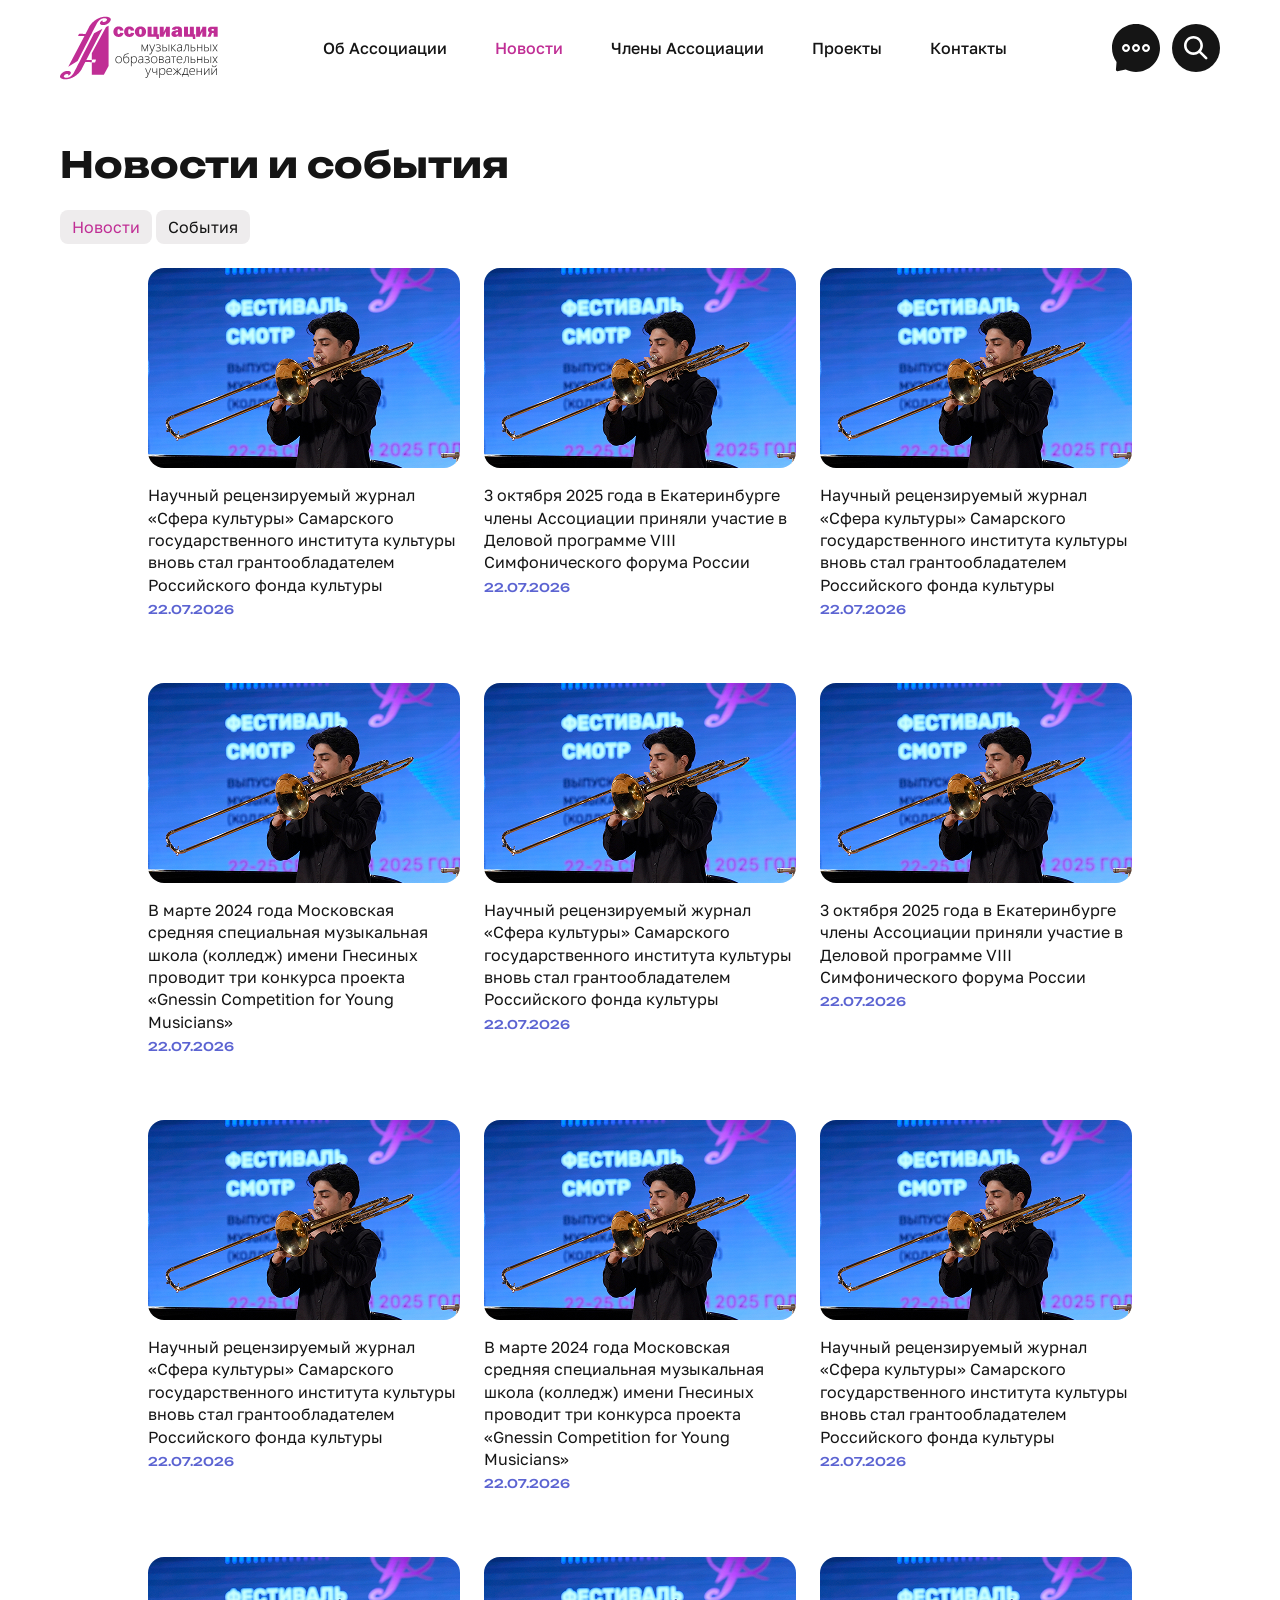
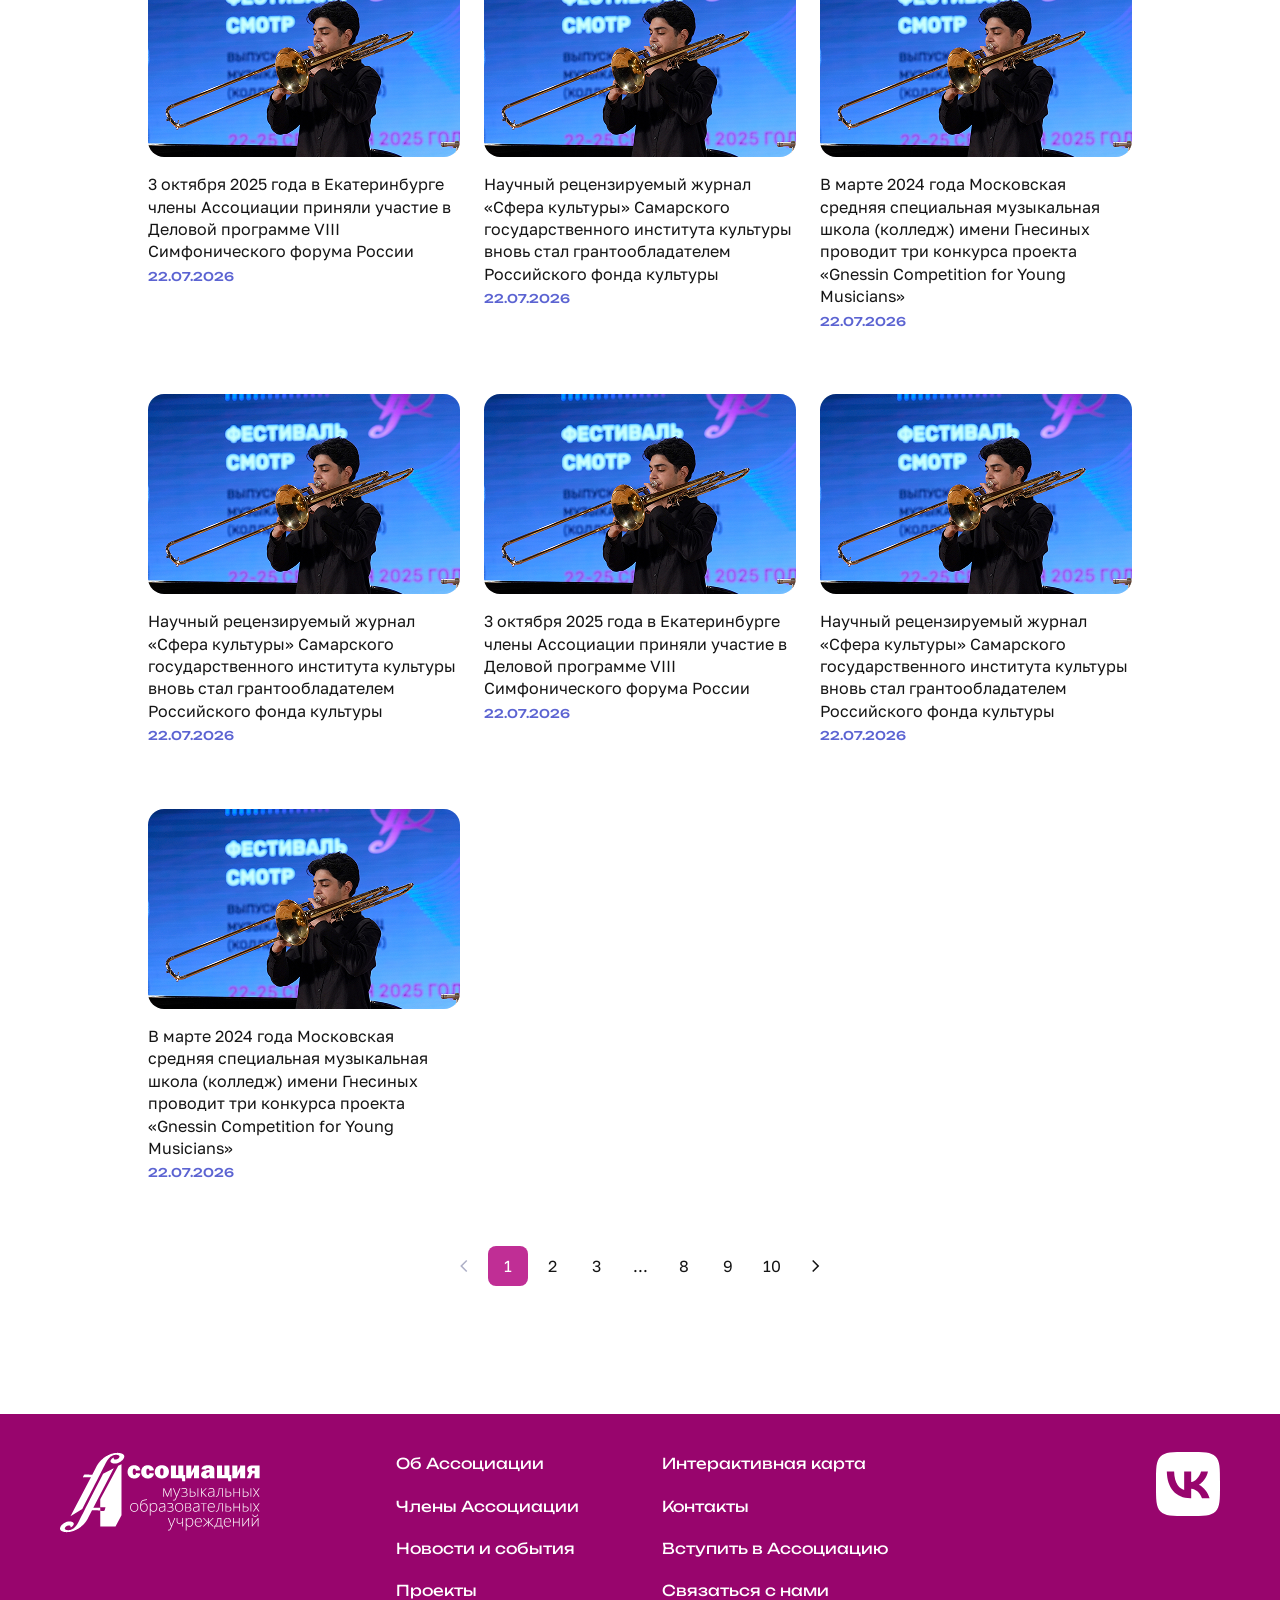
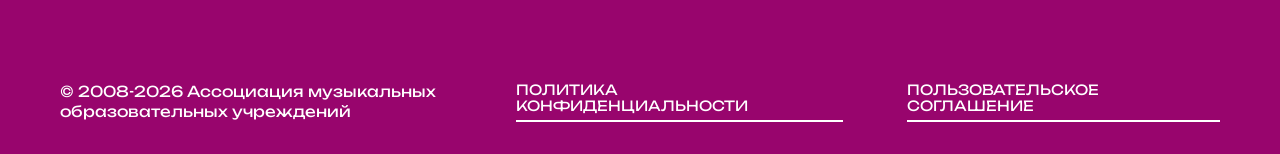
<file: news.html>
<!DOCTYPE html>
<html lang="ru">
<head>
  <meta charset="UTF-8">
  <meta name="viewport" content="width=device-width, initial-scale=1.0">
  <title>Новости и события — Ассоциация музыкальных образовательных учреждений</title>

  <link rel="icon" href="favicon.ico" sizes="48x48">
  <link rel="icon" href="favicon.svg" type="image/svg+xml">
  <link rel="apple-touch-icon" href="apple-touch-icon.png">

  <!-- Шрифты из папки fonts: предзагрузка, чтобы текст сразу был нужным шрифтом -->
  <link rel="preload" href="fonts/golos-text-cyrillic.woff2" as="font" type="font/woff2" crossorigin>
  <link rel="preload" href="fonts/golos-text-latin.woff2" as="font" type="font/woff2" crossorigin>
  <link rel="preload" href="fonts/unbounded-cyrillic.woff2" as="font" type="font/woff2" crossorigin>
  <link rel="preload" href="fonts/unbounded-latin.woff2" as="font" type="font/woff2" crossorigin>
  <link rel="stylesheet" href="css/fonts.css">

  <link rel="stylesheet" href="css/vars.css">
  <link rel="stylesheet" href="css/base.css">
  <link rel="stylesheet" href="css/components.css">
  <link rel="stylesheet" href="css/sections.css">
  <link rel="stylesheet" href="css/form.css">
  <link rel="stylesheet" href="css/search.css">
  <link rel="stylesheet" href="css/news.css">
</head>

<body>

  <!-- ============ Шапка ============ -->
  <header class="header header--light">
    <div class="container header__inner">
      <a class="header__logo" href="index.html" aria-label="На главную">
        <img src="logos/amoy-color.svg" width="158" height="64" alt="Ассоциация музыкальных образовательных учреждений">
      </a>

      <nav class="header__nav" aria-label="Основное меню">
        <a class="header__link" href="about.html">Об Ассоциации</a>
        <a class="header__link is-active" href="news.html" aria-current="page">Новости</a>
        <a class="header__link" href="members.html">Члены Ассоциации</a>
        <a class="header__link" href="#">Проекты</a>
        <a class="header__link" href="contacts.html">Контакты</a>
      </nav>

      <div class="header__actions">
        <button class="btn-icon btn-icon--contact" type="button" aria-label="Обратная связь" aria-haspopup="dialog" data-modal-open="feedback">
          <svg width="48" height="48" viewBox="0 0 48 48" fill="none" xmlns="http://www.w3.org/2000/svg" aria-hidden="true">
            <path d="M24.0149 48C20.4046 48 16.8979 47.2012 13.6238 45.6185L5.53388 47.1864C5.11588 47.2678 4.68309 47.1457 4.36864 46.861C4.05792 46.5762 3.89515 46.1695 3.92104 45.7368L4.55729 38.0154C1.56847 33.8921 0 29.0625 0 23.993C0 10.7648 10.768 0 24 0C37.232 0 48 10.7648 48 23.993C48 37.2211 37.232 47.9859 24 47.9859L24.0149 48Z" fill="currentColor"/>
            <path d="M14 28C11.795 28 10 26.208 10 24C10 21.795 11.792 20 14 20C16.205 20 18 21.792 18 24C18 26.205 16.208 28 14 28ZM14 22.1634C12.9896 22.1634 12.1754 22.9895 12.1754 23.9881C12.1754 24.9866 13.0015 25.8127 14 25.8127C14.9985 25.8127 15.8246 24.9984 15.8246 23.9881C15.8246 22.9777 15.0104 22.1634 14 22.1634Z" fill="white"/>
            <path d="M24 28C21.795 28 20 26.208 20 24C20 21.795 21.792 20 24 20C26.205 20 28 21.792 28 24C28 26.205 26.208 28 24 28ZM24 22.1634C22.9896 22.1634 22.1754 22.9895 22.1754 23.9881C22.1754 24.9866 23.0015 25.8127 24 25.8127C24.9985 25.8127 25.8246 24.9984 25.8246 23.9881C25.8246 22.9777 24.9985 22.1634 24 22.1634Z" fill="white"/>
            <path d="M34 28C31.795 28 30 26.208 30 24C30 21.795 31.792 20 34 20C36.205 20 38 21.792 38 24C38 26.205 36.208 28 34 28ZM34 22.1634C32.9896 22.1634 32.1754 22.9895 32.1754 23.9881C32.1754 24.9866 33.0015 25.8127 34 25.8127C34.9985 25.8127 35.8246 24.9984 35.8246 23.9881C35.8246 22.9777 35.0104 22.1634 34 22.1634Z" fill="white"/>
          </svg>
        </button>
        <button class="btn-icon btn-icon--search" type="button" aria-label="Поиск по сайту" aria-haspopup="dialog" data-search-open>
          <img src="icons/search.svg" width="24" height="24" alt="">
        </button>
        <button class="btn-icon btn-icon--menu header__menu-btn js-menu-open" type="button" aria-label="Открыть меню" aria-expanded="false" aria-controls="mobile-menu">
          <img src="icons/menu.svg" width="24" height="24" alt="">
        </button>
      </div>
    </div>
  </header>

  <!-- Мобильное меню (до 1023px) -->
  <div class="mobile-menu js-mobile-menu" id="mobile-menu" aria-hidden="true">
    <div class="mobile-menu__top">
      <a class="header__logo" href="index.html" aria-label="На главную">
        <img src="logos/amoy.svg" width="200" height="81" alt="Ассоциация музыкальных образовательных учреждений">
      </a>
      <button class="btn-icon btn-icon--menu mobile-menu__close js-menu-close" type="button" aria-label="Закрыть меню">&times;</button>
    </div>
    <nav class="mobile-menu__nav" aria-label="Мобильное меню">
      <a class="header__link" href="about.html">Об Ассоциации</a>
      <a class="header__link is-active" href="news.html" aria-current="page">Новости</a>
      <a class="header__link" href="members.html">Члены Ассоциации</a>
      <a class="header__link" href="#">Проекты</a>
      <a class="header__link" href="contacts.html">Контакты</a>
    </nav>
    <div class="mobile-menu__actions">
      <button class="btn-icon btn-icon--contact" type="button" aria-label="Обратная связь" aria-haspopup="dialog" data-modal-open="feedback">
        <svg width="48" height="48" viewBox="0 0 48 48" fill="none" xmlns="http://www.w3.org/2000/svg" aria-hidden="true">
          <path d="M24.0149 48C20.4046 48 16.8979 47.2012 13.6238 45.6185L5.53388 47.1864C5.11588 47.2678 4.68309 47.1457 4.36864 46.861C4.05792 46.5762 3.89515 46.1695 3.92104 45.7368L4.55729 38.0154C1.56847 33.8921 0 29.0625 0 23.993C0 10.7648 10.768 0 24 0C37.232 0 48 10.7648 48 23.993C48 37.2211 37.232 47.9859 24 47.9859L24.0149 48Z" fill="currentColor"/>
          <path d="M14 28C11.795 28 10 26.208 10 24C10 21.795 11.792 20 14 20C16.205 20 18 21.792 18 24C18 26.205 16.208 28 14 28ZM14 22.1634C12.9896 22.1634 12.1754 22.9895 12.1754 23.9881C12.1754 24.9866 13.0015 25.8127 14 25.8127C14.9985 25.8127 15.8246 24.9984 15.8246 23.9881C15.8246 22.9777 15.0104 22.1634 14 22.1634Z" fill="white"/>
          <path d="M24 28C21.795 28 20 26.208 20 24C20 21.795 21.792 20 24 20C26.205 20 28 21.792 28 24C28 26.205 26.208 28 24 28ZM24 22.1634C22.9896 22.1634 22.1754 22.9895 22.1754 23.9881C22.1754 24.9866 23.0015 25.8127 24 25.8127C24.9985 25.8127 25.8246 24.9984 25.8246 23.9881C25.8246 22.9777 24.9985 22.1634 24 22.1634Z" fill="white"/>
          <path d="M34 28C31.795 28 30 26.208 30 24C30 21.795 31.792 20 34 20C36.205 20 38 21.792 38 24C38 26.205 36.208 28 34 28ZM34 22.1634C32.9896 22.1634 32.1754 22.9895 32.1754 23.9881C32.1754 24.9866 33.0015 25.8127 34 25.8127C34.9985 25.8127 35.8246 24.9984 35.8246 23.9881C35.8246 22.9777 35.0104 22.1634 34 22.1634Z" fill="white"/>
        </svg>
        </button>
      <button class="btn-icon btn-icon--search" type="button" aria-label="Поиск по сайту" aria-haspopup="dialog" data-search-open>
        <img src="icons/search.svg" width="24" height="24" alt="">
      </button>
    </div>
  </div>

  <main class="container news-page">
    <h1 class="news-page__title">Новости и события</h1>

    <!-- Вкладки: по умолчанию «Новости», открыть «События» — news.html?tab=events -->
    <div class="tabs news-page__tabs js-tabs" role="tablist">
      <button class="tab is-active" type="button" role="tab" data-tab="news" aria-selected="true" aria-controls="panel-news">Новости</button>
      <button class="tab" type="button" role="tab" data-tab="events" aria-selected="false" aria-controls="panel-events">События</button>
    </div>

    <!-- ============ Новости ============ -->
    <section class="news-panel" id="panel-news" role="tabpanel" data-panel="news" aria-label="Новости">
      <div class="news-grid">
            <a class="card" href="new.html?type=news">
              <div class="card__image">
                <img src="images/news.jpg" width="312" height="200" alt="" loading="lazy">
              </div>
              <div class="card__info">
                <p class="card__text">Научный рецензируемый журнал «Сфера культуры» Самарского государственного института культуры вновь стал грантообладателем Российского фонда культуры</p>
                <time class="card__date" datetime="2026-07-22">22.07.2026</time>
              </div>
            </a>

            <a class="card" href="new.html?type=news">
              <div class="card__image">
                <img src="images/news.jpg" width="312" height="200" alt="" loading="lazy">
              </div>
              <div class="card__info">
                <p class="card__text">3 октября 2025 года в Екатеринбурге члены Ассоциации приняли участие в Деловой программе VIII Симфонического форума России</p>
                <time class="card__date" datetime="2026-07-22">22.07.2026</time>
              </div>
            </a>

            <a class="card" href="new.html?type=news">
              <div class="card__image">
                <img src="images/news.jpg" width="312" height="200" alt="" loading="lazy">
              </div>
              <div class="card__info">
                <p class="card__text">Научный рецензируемый журнал «Сфера культуры» Самарского государственного института культуры вновь стал грантообладателем Российского фонда культуры</p>
                <time class="card__date" datetime="2026-07-22">22.07.2026</time>
              </div>
            </a>

            <a class="card" href="new.html?type=news">
              <div class="card__image">
                <img src="images/news.jpg" width="312" height="200" alt="" loading="lazy">
              </div>
              <div class="card__info">
                <p class="card__text">В марте 2024 года Московская средняя специальная музыкальная школа (колледж) имени Гнесиных проводит три конкурса проекта «Gnessin Competition for Young Musicians»</p>
                <time class="card__date" datetime="2026-07-22">22.07.2026</time>
              </div>
            </a>

            <a class="card" href="new.html?type=news">
              <div class="card__image">
                <img src="images/news.jpg" width="312" height="200" alt="" loading="lazy">
              </div>
              <div class="card__info">
                <p class="card__text">Научный рецензируемый журнал «Сфера культуры» Самарского государственного института культуры вновь стал грантообладателем Российского фонда культуры</p>
                <time class="card__date" datetime="2026-07-22">22.07.2026</time>
              </div>
            </a>

            <a class="card" href="new.html?type=news">
              <div class="card__image">
                <img src="images/news.jpg" width="312" height="200" alt="" loading="lazy">
              </div>
              <div class="card__info">
                <p class="card__text">3 октября 2025 года в Екатеринбурге члены Ассоциации приняли участие в Деловой программе VIII Симфонического форума России</p>
                <time class="card__date" datetime="2026-07-22">22.07.2026</time>
              </div>
            </a>

            <a class="card" href="new.html?type=news">
              <div class="card__image">
                <img src="images/news.jpg" width="312" height="200" alt="" loading="lazy">
              </div>
              <div class="card__info">
                <p class="card__text">Научный рецензируемый журнал «Сфера культуры» Самарского государственного института культуры вновь стал грантообладателем Российского фонда культуры</p>
                <time class="card__date" datetime="2026-07-22">22.07.2026</time>
              </div>
            </a>

            <a class="card" href="new.html?type=news">
              <div class="card__image">
                <img src="images/news.jpg" width="312" height="200" alt="" loading="lazy">
              </div>
              <div class="card__info">
                <p class="card__text">В марте 2024 года Московская средняя специальная музыкальная школа (колледж) имени Гнесиных проводит три конкурса проекта «Gnessin Competition for Young Musicians»</p>
                <time class="card__date" datetime="2026-07-22">22.07.2026</time>
              </div>
            </a>

            <a class="card" href="new.html?type=news">
              <div class="card__image">
                <img src="images/news.jpg" width="312" height="200" alt="" loading="lazy">
              </div>
              <div class="card__info">
                <p class="card__text">Научный рецензируемый журнал «Сфера культуры» Самарского государственного института культуры вновь стал грантообладателем Российского фонда культуры</p>
                <time class="card__date" datetime="2026-07-22">22.07.2026</time>
              </div>
            </a>

            <a class="card" href="new.html?type=news">
              <div class="card__image">
                <img src="images/news.jpg" width="312" height="200" alt="" loading="lazy">
              </div>
              <div class="card__info">
                <p class="card__text">3 октября 2025 года в Екатеринбурге члены Ассоциации приняли участие в Деловой программе VIII Симфонического форума России</p>
                <time class="card__date" datetime="2026-07-22">22.07.2026</time>
              </div>
            </a>

            <a class="card" href="new.html?type=news">
              <div class="card__image">
                <img src="images/news.jpg" width="312" height="200" alt="" loading="lazy">
              </div>
              <div class="card__info">
                <p class="card__text">Научный рецензируемый журнал «Сфера культуры» Самарского государственного института культуры вновь стал грантообладателем Российского фонда культуры</p>
                <time class="card__date" datetime="2026-07-22">22.07.2026</time>
              </div>
            </a>

            <a class="card" href="new.html?type=news">
              <div class="card__image">
                <img src="images/news.jpg" width="312" height="200" alt="" loading="lazy">
              </div>
              <div class="card__info">
                <p class="card__text">В марте 2024 года Московская средняя специальная музыкальная школа (колледж) имени Гнесиных проводит три конкурса проекта «Gnessin Competition for Young Musicians»</p>
                <time class="card__date" datetime="2026-07-22">22.07.2026</time>
              </div>
            </a>

            <a class="card" href="new.html?type=news">
              <div class="card__image">
                <img src="images/news.jpg" width="312" height="200" alt="" loading="lazy">
              </div>
              <div class="card__info">
                <p class="card__text">Научный рецензируемый журнал «Сфера культуры» Самарского государственного института культуры вновь стал грантообладателем Российского фонда культуры</p>
                <time class="card__date" datetime="2026-07-22">22.07.2026</time>
              </div>
            </a>

            <a class="card" href="new.html?type=news">
              <div class="card__image">
                <img src="images/news.jpg" width="312" height="200" alt="" loading="lazy">
              </div>
              <div class="card__info">
                <p class="card__text">3 октября 2025 года в Екатеринбурге члены Ассоциации приняли участие в Деловой программе VIII Симфонического форума России</p>
                <time class="card__date" datetime="2026-07-22">22.07.2026</time>
              </div>
            </a>

            <a class="card" href="new.html?type=news">
              <div class="card__image">
                <img src="images/news.jpg" width="312" height="200" alt="" loading="lazy">
              </div>
              <div class="card__info">
                <p class="card__text">Научный рецензируемый журнал «Сфера культуры» Самарского государственного института культуры вновь стал грантообладателем Российского фонда культуры</p>
                <time class="card__date" datetime="2026-07-22">22.07.2026</time>
              </div>
            </a>

            <a class="card" href="new.html?type=news">
              <div class="card__image">
                <img src="images/news.jpg" width="312" height="200" alt="" loading="lazy">
              </div>
              <div class="card__info">
                <p class="card__text">В марте 2024 года Московская средняя специальная музыкальная школа (колледж) имени Гнесиных проводит три конкурса проекта «Gnessin Competition for Young Musicians»</p>
                <time class="card__date" datetime="2026-07-22">22.07.2026</time>
              </div>
            </a>
      </div>

          <nav class="pagination" aria-label="Страницы: новости">
            <span class="pagination__item pagination__arrow is-disabled" aria-disabled="true" aria-label="Предыдущая страница"><svg width="22" height="22" viewBox="0 0 22 22" fill="none" aria-hidden="true"><path d="M9.33964 11L14.2952 6.04447L13.2062 4.95553L7.16175 11L13.2062 17.0445L14.2952 15.9555L9.33964 11Z" fill-rule="evenodd" clip-rule="evenodd" fill="currentColor"/></svg></span>
            <span class="pagination__item is-active" aria-current="page">1</span>
            <a class="pagination__item" href="news.html?tab=news&amp;page=2">2</a>
            <a class="pagination__item" href="news.html?tab=news&amp;page=3">3</a>
            <span class="pagination__item">...</span>
            <a class="pagination__item" href="news.html?tab=news&amp;page=8">8</a>
            <a class="pagination__item" href="news.html?tab=news&amp;page=9">9</a>
            <a class="pagination__item" href="news.html?tab=news&amp;page=10">10</a>
            <a class="pagination__item pagination__arrow" href="news.html?tab=news&amp;page=2" aria-label="Следующая страница"><svg width="22" height="22" viewBox="0 0 22 22" fill="none" aria-hidden="true"><path d="M12.1179 11L7.16235 6.04445L8.2513 4.95551L14.2958 11L8.2513 17.0444L7.16235 15.9555L12.1179 11Z" fill-rule="evenodd" clip-rule="evenodd" fill="currentColor"/></svg></a>
          </nav>
    </section>

    <!-- ============ События ============ -->
    <section class="news-panel" id="panel-events" role="tabpanel" data-panel="events" aria-label="События" hidden>
      <div class="news-grid">
            <a class="card card--event" href="new.html?type=events">
              <div class="card__image">
                <img src="images/event.jpg" width="312" height="200" alt="" loading="lazy">
              </div>
              <div class="card__body">
                <span class="card__category">Конкурс</span>
                <div class="card__info">
                  <p class="card__text">Шестой межрегиональный Фестиваль-смотр выпускников музыкальных училищ (колледжей искусств) пройдёт в Москве с 28 сентября по 2 октября 2026 года</p>
                  <time class="card__date" datetime="2026-07-22">22.07.2026</time>
                </div>
              </div>
            </a>

            <a class="card card--event" href="new.html?type=events">
              <div class="card__image">
                <img src="images/event.jpg" width="312" height="200" alt="" loading="lazy">
              </div>
              <div class="card__body">
                <span class="card__category">Фестиваль</span>
                <div class="card__info">
                  <p class="card__text">29–30 сентября 2026 года в Тамбове состоится Вторая всероссийская творческая лаборатория для молодых композиторов «Прима Домра»</p>
                  <time class="card__date" datetime="2026-07-22">22.07.2026</time>
                </div>
              </div>
            </a>

            <a class="card card--event" href="new.html?type=events">
              <div class="card__image">
                <img src="images/event.jpg" width="312" height="200" alt="" loading="lazy">
              </div>
              <div class="card__body">
                <span class="card__category">Форум</span>
                <div class="card__info">
                  <p class="card__text">IX Международный конкурс молодых исполнителей на духовых и ударных инструментах «Сибирские музыкальные ассамблеи»</p>
                  <time class="card__date" datetime="2026-07-22">22.07.2026</time>
                </div>
              </div>
            </a>

            <a class="card card--event" href="new.html?type=events">
              <div class="card__image">
                <img src="images/event.jpg" width="312" height="200" alt="" loading="lazy">
              </div>
              <div class="card__body">
                <span class="card__category">Общее собрание</span>
                <div class="card__info">
                  <p class="card__text">Общее собрание членов Ассоциации</p>
                  <time class="card__date" datetime="2026-07-22">22.07.2026</time>
                </div>
              </div>
            </a>

            <a class="card card--event" href="new.html?type=events">
              <div class="card__image">
                <img src="images/event.jpg" width="312" height="200" alt="" loading="lazy">
              </div>
              <div class="card__body">
                <span class="card__category">Конкурс</span>
                <div class="card__info">
                  <p class="card__text">Шестой межрегиональный Фестиваль-смотр выпускников музыкальных училищ (колледжей искусств) пройдёт в Москве с 28 сентября по 2 октября 2026 года</p>
                  <time class="card__date" datetime="2026-07-22">22.07.2026</time>
                </div>
              </div>
            </a>

            <a class="card card--event" href="new.html?type=events">
              <div class="card__image">
                <img src="images/event.jpg" width="312" height="200" alt="" loading="lazy">
              </div>
              <div class="card__body">
                <span class="card__category">Фестиваль</span>
                <div class="card__info">
                  <p class="card__text">29–30 сентября 2026 года в Тамбове состоится Вторая всероссийская творческая лаборатория для молодых композиторов «Прима Домра»</p>
                  <time class="card__date" datetime="2026-07-22">22.07.2026</time>
                </div>
              </div>
            </a>

            <a class="card card--event" href="new.html?type=events">
              <div class="card__image">
                <img src="images/event.jpg" width="312" height="200" alt="" loading="lazy">
              </div>
              <div class="card__body">
                <span class="card__category">Форум</span>
                <div class="card__info">
                  <p class="card__text">IX Международный конкурс молодых исполнителей на духовых и ударных инструментах «Сибирские музыкальные ассамблеи»</p>
                  <time class="card__date" datetime="2026-07-22">22.07.2026</time>
                </div>
              </div>
            </a>

            <a class="card card--event" href="new.html?type=events">
              <div class="card__image">
                <img src="images/event.jpg" width="312" height="200" alt="" loading="lazy">
              </div>
              <div class="card__body">
                <span class="card__category">Общее собрание</span>
                <div class="card__info">
                  <p class="card__text">Общее собрание членов Ассоциации</p>
                  <time class="card__date" datetime="2026-07-22">22.07.2026</time>
                </div>
              </div>
            </a>

            <a class="card card--event" href="new.html?type=events">
              <div class="card__image">
                <img src="images/event.jpg" width="312" height="200" alt="" loading="lazy">
              </div>
              <div class="card__body">
                <span class="card__category">Конкурс</span>
                <div class="card__info">
                  <p class="card__text">Шестой межрегиональный Фестиваль-смотр выпускников музыкальных училищ (колледжей искусств) пройдёт в Москве с 28 сентября по 2 октября 2026 года</p>
                  <time class="card__date" datetime="2026-07-22">22.07.2026</time>
                </div>
              </div>
            </a>

            <a class="card card--event" href="new.html?type=events">
              <div class="card__image">
                <img src="images/event.jpg" width="312" height="200" alt="" loading="lazy">
              </div>
              <div class="card__body">
                <span class="card__category">Фестиваль</span>
                <div class="card__info">
                  <p class="card__text">29–30 сентября 2026 года в Тамбове состоится Вторая всероссийская творческая лаборатория для молодых композиторов «Прима Домра»</p>
                  <time class="card__date" datetime="2026-07-22">22.07.2026</time>
                </div>
              </div>
            </a>

            <a class="card card--event" href="new.html?type=events">
              <div class="card__image">
                <img src="images/event.jpg" width="312" height="200" alt="" loading="lazy">
              </div>
              <div class="card__body">
                <span class="card__category">Форум</span>
                <div class="card__info">
                  <p class="card__text">IX Международный конкурс молодых исполнителей на духовых и ударных инструментах «Сибирские музыкальные ассамблеи»</p>
                  <time class="card__date" datetime="2026-07-22">22.07.2026</time>
                </div>
              </div>
            </a>

            <a class="card card--event" href="new.html?type=events">
              <div class="card__image">
                <img src="images/event.jpg" width="312" height="200" alt="" loading="lazy">
              </div>
              <div class="card__body">
                <span class="card__category">Общее собрание</span>
                <div class="card__info">
                  <p class="card__text">Общее собрание членов Ассоциации</p>
                  <time class="card__date" datetime="2026-07-22">22.07.2026</time>
                </div>
              </div>
            </a>

            <a class="card card--event" href="new.html?type=events">
              <div class="card__image">
                <img src="images/event.jpg" width="312" height="200" alt="" loading="lazy">
              </div>
              <div class="card__body">
                <span class="card__category">Конкурс</span>
                <div class="card__info">
                  <p class="card__text">Шестой межрегиональный Фестиваль-смотр выпускников музыкальных училищ (колледжей искусств) пройдёт в Москве с 28 сентября по 2 октября 2026 года</p>
                  <time class="card__date" datetime="2026-07-22">22.07.2026</time>
                </div>
              </div>
            </a>

            <a class="card card--event" href="new.html?type=events">
              <div class="card__image">
                <img src="images/event.jpg" width="312" height="200" alt="" loading="lazy">
              </div>
              <div class="card__body">
                <span class="card__category">Фестиваль</span>
                <div class="card__info">
                  <p class="card__text">29–30 сентября 2026 года в Тамбове состоится Вторая всероссийская творческая лаборатория для молодых композиторов «Прима Домра»</p>
                  <time class="card__date" datetime="2026-07-22">22.07.2026</time>
                </div>
              </div>
            </a>

            <a class="card card--event" href="new.html?type=events">
              <div class="card__image">
                <img src="images/event.jpg" width="312" height="200" alt="" loading="lazy">
              </div>
              <div class="card__body">
                <span class="card__category">Форум</span>
                <div class="card__info">
                  <p class="card__text">IX Международный конкурс молодых исполнителей на духовых и ударных инструментах «Сибирские музыкальные ассамблеи»</p>
                  <time class="card__date" datetime="2026-07-22">22.07.2026</time>
                </div>
              </div>
            </a>

            <a class="card card--event" href="new.html?type=events">
              <div class="card__image">
                <img src="images/event.jpg" width="312" height="200" alt="" loading="lazy">
              </div>
              <div class="card__body">
                <span class="card__category">Общее собрание</span>
                <div class="card__info">
                  <p class="card__text">Общее собрание членов Ассоциации</p>
                  <time class="card__date" datetime="2026-07-22">22.07.2026</time>
                </div>
              </div>
            </a>
      </div>

          <nav class="pagination" aria-label="Страницы: события">
            <span class="pagination__item pagination__arrow is-disabled" aria-disabled="true" aria-label="Предыдущая страница"><svg width="22" height="22" viewBox="0 0 22 22" fill="none" aria-hidden="true"><path d="M9.33964 11L14.2952 6.04447L13.2062 4.95553L7.16175 11L13.2062 17.0445L14.2952 15.9555L9.33964 11Z" fill-rule="evenodd" clip-rule="evenodd" fill="currentColor"/></svg></span>
            <span class="pagination__item is-active" aria-current="page">1</span>
            <a class="pagination__item" href="news.html?tab=events&amp;page=2">2</a>
            <a class="pagination__item" href="news.html?tab=events&amp;page=3">3</a>
            <span class="pagination__item">...</span>
            <a class="pagination__item" href="news.html?tab=events&amp;page=8">8</a>
            <a class="pagination__item" href="news.html?tab=events&amp;page=9">9</a>
            <a class="pagination__item" href="news.html?tab=events&amp;page=10">10</a>
            <a class="pagination__item pagination__arrow" href="news.html?tab=events&amp;page=2" aria-label="Следующая страница"><svg width="22" height="22" viewBox="0 0 22 22" fill="none" aria-hidden="true"><path d="M12.1179 11L7.16235 6.04445L8.2513 4.95551L14.2958 11L8.2513 17.0444L7.16235 15.9555L12.1179 11Z" fill-rule="evenodd" clip-rule="evenodd" fill="currentColor"/></svg></a>
          </nav>
    </section>
  </main>

  <!-- ============ Подвал ============ -->
  <footer class="footer">
    <div class="container footer__inner">
      <div class="footer__top">
        <div class="footer__main">
          <a class="footer__logo" href="index.html" aria-label="На главную">
            <img src="logos/amoy.svg" width="200" height="81" alt="Ассоциация музыкальных образовательных учреждений">
          </a>

          <nav class="footer__nav" aria-label="Меню в подвале">
            <ul class="footer__list">
              <li><a class="footer__link" href="about.html">Об Ассоциации</a></li>
              <li><a class="footer__link" href="members.html">Члены Ассоциации</a></li>
              <li><a class="footer__link" href="news.html">Новости и события</a></li>
              <li><a class="footer__link" href="#">Проекты</a></li>
            </ul>
            <ul class="footer__list">
              <li><a class="footer__link" href="members.html?tab=map">Интерактивная карта</a></li>
              <li><a class="footer__link" href="contacts.html">Контакты</a></li>
              <li><a class="footer__link" href="enter.html">Вступить в Ассоциацию</a></li>
              <li><a class="footer__link" href="#feedback" data-modal-open="feedback">Связаться с нами</a></li>
            </ul>
          </nav>
        </div>

        <a class="btn-social footer__social" href="https://vk.com/associationmei" target="_blank" rel="noopener" aria-label="Мы во ВКонтакте (откроется в новой вкладке)">
          <svg width="48" height="48" viewBox="0 0 48 48" fill="none" xmlns="http://www.w3.org/2000/svg" aria-hidden="true">
            <path d="M3.37 3.37C0 6.75 0 12.17 0 23.04V24.96C0 35.82 0 41.26 3.37 44.63C6.75 48 12.17 48 23.04 48H24.96C35.82 48 41.26 48 44.63 44.63C48 41.25 48 35.83 48 24.96V23.04C48 12.18 48 6.74 44.63 3.37C41.25 0 35.83 0 24.96 0H23.04C12.18 0 6.74 0 3.37 3.37ZM8.11 14.67C8.36 27.15 14.93 34.67 25.76 34.67H26.39V27.52C30.34 27.92 33.28 30.87 34.48 34.67H40.17C39.6087 32.529 38.6039 30.5298 37.2206 28.8019C35.8373 27.0741 34.1063 25.6561 32.14 24.64C34.62 23.15 38.14 19.55 38.97 14.67H33.79C32.71 18.64 29.48 22.24 26.39 22.58V14.67H21.13V28.52C17.93 27.72 13.76 23.84 13.59 14.67H8.11Z" fill-rule="evenodd" clip-rule="evenodd" fill="currentColor"/>
          </svg>
        </a>
      </div>

      <div class="footer__bottom">
        <p class="footer__copy">© 2008-2026 Ассоциация музыкальных образовательных учреждений</p>
        <div class="footer__legal">
          <a class="link-underlined" href="#">Политика конфиденциальности</a>
          <a class="link-underlined" href="#">Пользовательское соглашение</a>
        </div>
      </div>
    </div>
  </footer>

  <!-- ============ Поиск по сайту (js/search.js) ============ -->
  <div class="search js-search" id="search" role="dialog" aria-modal="true" aria-label="Поиск по сайту" aria-hidden="true">
    <button class="search__close" type="button" data-search-close aria-label="Закрыть поиск"><svg viewBox="0 0 32 32" fill="none" aria-hidden="true"><path d="M14.4164 16L3.20833 4.79193L4.79225 3.20801L16.0003 14.416L27.2083 3.20801L28.7923 4.79193L17.5842 16L28.7923 27.208L27.2083 28.7919L16.0003 17.5839L4.79225 28.7919L3.20833 27.208L14.4164 16Z" fill-rule="evenodd" clip-rule="evenodd" fill="currentColor"/></svg></button>

    <div class="search__inner">
      <!-- Заголовок со стрелкой назад — только на мобильном -->
      <div class="search__head">
        <button class="search__back" type="button" data-search-close aria-label="Закрыть поиск"><svg viewBox="0 0 22 22" fill="none" aria-hidden="true"><path d="M9.33964 11L14.2952 6.04447L13.2062 4.95553L7.16175 11L13.2062 17.0445L14.2952 15.9555L9.33964 11Z" fill-rule="evenodd" clip-rule="evenodd" fill="currentColor"/></svg></button>
        <p class="search__heading">Поиск</p>
      </div>

      <!-- action — адрес страницы результатов на сервере -->
      <form class="search__field js-search-form" action="" method="get" role="search">
        <button class="btn-icon btn-icon--search" type="submit" aria-label="Найти">
          <img src="icons/search.svg" width="24" height="24" alt="">
        </button>
        <input class="search__input js-search-input" type="search" name="q" placeholder="Введите название события, места" autocomplete="off" aria-label="Поисковый запрос">
        <button class="search__clear js-search-clear" type="button" aria-label="Очистить" hidden><svg viewBox="0 0 32 32" fill="none" aria-hidden="true"><path d="M14.4164 16L3.20833 4.79193L4.79225 3.20801L16.0003 14.416L27.2083 3.20801L28.7923 4.79193L17.5842 16L28.7923 27.208L27.2083 28.7919L16.0003 17.5839L4.79225 28.7919L3.20833 27.208L14.4164 16Z" fill-rule="evenodd" clip-rule="evenodd" fill="currentColor"/></svg></button>
      </form>

      <div class="search__results js-search-results" aria-live="polite" hidden>
        <div class="search__list js-search-list"></div>
        <p class="search__empty js-search-empty" hidden>Ничего не найдено<br>Попробуйте ввести данные заново</p>
      </div>
    </div>
  </div>

  <!-- ============ Модальное окно «Обратная связь» ============ -->
  <div class="modal" id="modal-feedback" role="dialog" aria-modal="true" aria-labelledby="feedback-title" aria-hidden="true">
    <div class="modal__dialog">
      <button class="modal__close" type="button" data-modal-close aria-label="Закрыть">
        <img src="icons/close.svg" width="32" height="32" alt="">
      </button>

      <h2 class="modal__title" id="feedback-title">Обратная связь</h2>

      <!-- action — адрес обработчика на сервере -->
      <form class="form js-form" action="" method="post" novalidate>
        <div class="form__fields">
          <label class="field">
            <span class="field__control">
              <input class="field__input" type="text" name="name" autocomplete="name" placeholder=" " required>
              <span class="field__label">Ваше имя*</span>
              <button class="field__clear" type="button" aria-label="Очистить поле" tabindex="-1"><img src="icons/clear.svg" width="24" height="24" alt=""></button>
            </span>
            <span class="field__error" aria-live="polite"></span>
          </label>

          <label class="field">
            <span class="field__control">
              <input class="field__input" type="email" name="email" autocomplete="email" placeholder=" " required>
              <span class="field__label">Почта*</span>
              <button class="field__clear" type="button" aria-label="Очистить поле" tabindex="-1"><img src="icons/clear.svg" width="24" height="24" alt=""></button>
            </span>
            <span class="field__error" aria-live="polite"></span>
          </label>

          <label class="field">
            <span class="field__control">
              <input class="field__input" type="tel" name="phone" autocomplete="tel" inputmode="tel" placeholder=" " required>
              <span class="field__label">Телефон*</span>
              <button class="field__clear" type="button" aria-label="Очистить поле" tabindex="-1"><img src="icons/clear.svg" width="24" height="24" alt=""></button>
            </span>
            <span class="field__error" aria-live="polite"></span>
          </label>

          <label class="field">
            <span class="field__control">
              <input class="field__input" type="text" name="company" autocomplete="organization" placeholder=" ">
              <span class="field__label">Компания</span>
              <button class="field__clear" type="button" aria-label="Очистить поле" tabindex="-1"><img src="icons/clear.svg" width="24" height="24" alt=""></button>
            </span>
            <span class="field__error" aria-live="polite"></span>
          </label>

          <label class="field">
            <span class="field__control">
              <input class="field__input" type="text" name="message" placeholder=" ">
              <span class="field__label">Ваш запрос</span>
              <button class="field__clear" type="button" aria-label="Очистить поле" tabindex="-1"><img src="icons/clear.svg" width="24" height="24" alt=""></button>
            </span>
            <span class="field__error" aria-live="polite"></span>
          </label>
        </div>

        <label class="checkbox">
          <input class="checkbox__input js-form-agree" type="checkbox" name="agree" value="1" required>
          <span class="checkbox__box" aria-hidden="true"></span>
          <span>Я подтверждаю ознакомление с <a href="#">Политикой обработки персональных данных</a> и даю <a href="#">Согласие на обработку моих персональных данных</a></span>
        </label>

        <button class="btn btn--light" type="submit" disabled>Отправить</button>
      </form>

      <p class="form__success js-form-success" hidden>Спасибо! Ваше сообщение отправлено, мы свяжемся с вами в ближайшее время.</p>

      <img class="modal__decor" src="images/feedback-logo.png" width="143" height="175" alt="" loading="lazy">
    </div>
  </div>

  <script src="js/main.js"></script>
  <script src="js/form.js"></script>
  <script src="js/search.js"></script>
</body>
</html>
</file>
<file: css/fonts.css>
/* Golos Text — кириллица */
@font-face {
  font-family: 'Golos Text';
  font-style: normal;
  font-weight: 400 900;
  font-display: block;
  src: url('../fonts/golos-text-cyrillic.woff2') format('woff2');
  unicode-range: U+0301, U+0400-045F, U+0490-0491, U+04B0-04B1, U+2116;
}

/* Golos Text — латиница */
@font-face {
  font-family: 'Golos Text';
  font-style: normal;
  font-weight: 400 900;
  font-display: block;
  src: url('../fonts/golos-text-latin.woff2') format('woff2');
  unicode-range: U+0000-00FF, U+0131, U+0152-0153, U+02BB-02BC, U+02C6, U+02DA, U+02DC, U+0304, U+0308, U+0329, U+2000-206F, U+20AC, U+2122, U+2191, U+2193, U+2212, U+2215, U+FEFF, U+FFFD;
}

/* Unbounded — кириллица */
@font-face {
  font-family: 'Unbounded';
  font-style: normal;
  font-weight: 200 900;
  font-display: block;
  src: url('../fonts/unbounded-cyrillic.woff2') format('woff2');
  unicode-range: U+0301, U+0400-045F, U+0490-0491, U+04B0-04B1, U+2116;
}

/* Unbounded — латиница */
@font-face {
  font-family: 'Unbounded';
  font-style: normal;
  font-weight: 200 900;
  font-display: block;
  src: url('../fonts/unbounded-latin.woff2') format('woff2');
  unicode-range: U+0000-00FF, U+0131, U+0152-0153, U+02BB-02BC, U+02C6, U+02DA, U+02DC, U+0304, U+0308, U+0329, U+2000-206F, U+20AC, U+2122, U+2191, U+2193, U+2212, U+2215, U+FEFF, U+FFFD;
}
</file>
<file: css/vars.css>
:root {
  /* ---------- Цвета: основные ---------- */
  --color-main-500: #fbb4e6;
  --color-main-800: #c02e95;
  --color-main-900: #98056d;

  --color-blue-500: #5c64d2;
  --color-blue-800: #1b2062;

  --color-orange-500: #fbaa9c;
  --color-orange-600: #ff8772;
  --color-orange-800: #f04c2f;

  --color-main-600: #ea84cc;

  --color-text-900: #151515;

  --color-background-100: #ffffff;
  --color-background-200: #eeeced;
  --color-background-300: #aeb0c7;
  --color-background-400: #707184;

  /* Розовая палитра, используется в состояниях кнопок */
  --color-pink-200: #fbb4e6;
  --color-pink-400: #ea84cc;
  --color-pink-600: #ce51aa;

  /* ---------- Цвета: кнопки ---------- */
  --buttons-light-default: #c02e95;
  --buttons-light-hover: #ce51aa;
  --buttons-light-pressed: #98056d;
  --buttons-light-disabled: #fbb4e6;

  --buttons-dark-default: #151515;
  --buttons-dark-hover: #c02e95;
  --buttons-dark-pressed: #98056d;
  --buttons-dark-disabled: #151515;

  --buttons-secondary-default: #151515;
  --buttons-secondary-hover: #ce51aa;
  --buttons-secondary-active: #c02e95;

  --buttons-selection-default: #151515;
  --buttons-selection-hover: #ce51aa;
  --buttons-selection-active: #c02e95;

  --buttons-arrow-default: #151515;
  --buttons-arrow-hover: #c02e95;
  --buttons-arrow-pressed: #98056d;
  --buttons-arrow-disabled: #151515;

  --buttons-search-default: #151515;
  --buttons-search-hover: #c02e95;
  --buttons-search-pressed: #98056d;
  /* Кнопка-бургер (открыть/закрыть меню) — прежний розовый цвет */
  --buttons-burger-default: #c02e95;
  --buttons-burger-hover: #ce51aa;
  --buttons-burger-pressed: #98056d;

  --buttons-contact-default: #151515;
  --buttons-contact-hover: #c02e95;
  --buttons-contact-pressed: #98056d;

  --buttons-social-default: #c02e95;
  --buttons-social-hover: #ce51aa;
  --buttons-social-pressed: #98056d;
  --buttons-social-default-light: #ffffff;
  --buttons-social-hover-light: #fbb4e6;
  --buttons-social-pressed-light: #ea84cc;

  --buttons-footer-default: #ffffff;
  --buttons-footer-hover: #fbb4e6;
  --buttons-footer-pressed: #ea84cc;

  --buttons-text-underlined-default-light: #ffffff;

  --buttons-map-marker-default: #c02e95;
  --buttons-map-marker-hover: #ce51aa;

  --buttons-menu-default: #151515;
  --buttons-menu-hover: #ea84cc;
  --buttons-menu-press: #c02e95;

  --buttons-link-default: #c02e95;
  --buttons-link-hover: #ce51aa;

  --buttons-sort-default: #eeeced;
  --buttons-sort-active: #ea84cc;
  --buttons-sort-letters: #eeeced;

  --buttons-doc-default: #eeeced;
  --buttons-doc-hover: #eeeced;

  --buttons-icon-doc-default: #fbb4e6;
  --buttons-icon-doc-hover: #ea84cc;
  --buttons-icon-doc-pressed: #ce51aa;

  --buttons-pagination-default: #151515;
  --buttons-pagination-hover: #ce51aa;
  --buttons-pagination-active: #c02e95;
  --buttons-pagination-disabled: #aeb0c7;

  --buttons-breadcrumbs-default: #ea84cc;
  --buttons-breadcrumbs-hover: #ce51aa;
  --buttons-breadcrumbs-active: #aeb0c7;

  --ss-primary-color: #C02E95;
  --ss-focus-color: '';
  --ss-border-radius: 8px;

  /* ---------- Цвета: макет без отдельных переменных ---------- */
  --color-project-card: #cbd0ff;
  --color-map-placeholder: rgba(234, 132, 204, 0.6);
  /* Затемнение главного слайдера: сверху темнее, к низу прозрачно (макет 1367:54307) */
  --hero-gradient: linear-gradient(180deg, rgba(0, 0, 0, 0.55) 0%, rgba(0, 0, 0, 0.05) 52.7%, rgba(0, 0, 0, 0) 105.4%);
  --hero-gradient-mobile: var(--hero-gradient);

  /* ---------- Шрифты ---------- */
  --font-unbounded: "Unbounded", sans-serif;
  --font-golos: "Golos Text", sans-serif;

  /* Heading/H2 — Unbounded Black 64 / 1.16 */
  --h2-font-family: var(--font-unbounded);
  --h2-font-size: 64px;
  --h2-font-weight: 900;
  --h2-line-height: 1.16;

  /* Heading/H3 — Unbounded Bold 36 / 1.16 */
  --h3-font-family: var(--font-unbounded);
  --h3-font-size: 36px;
  --h3-font-weight: 700;
  --h3-line-height: 1.16;

  /* Heading/H5 — Unbounded Medium 24 / 1.24 */
  --h5-font-family: var(--font-unbounded);
  --h5-font-size: 24px;
  --h5-font-weight: 500;
  --h5-line-height: 1.24;

  /* Heading/H6 — Unbounded Bold 18 / 1.44 */
  --h6-font-family: var(--font-unbounded);
  --h6-font-size: 18px;
  --h6-font-weight: 700;
  --h6-line-height: 1.44;

  /* Body/Medium/Large — Golos Text Regular 24 / 1.32 */
  --body-large-font-family: var(--font-golos);
  --body-large-font-size: 24px;
  --body-large-font-weight: 400;
  --body-large-line-height: 1.32;

  /* Body/Bold/Large — Golos Text SemiBold 24 / 1.4 */
  --body-bold-large-font-family: var(--font-golos);
  --body-bold-large-font-size: 24px;
  --body-bold-large-font-weight: 600;
  --body-bold-large-line-height: 1.4;

  /* Body/Regular/Body — Golos Text Regular 18 / 1.4 */
  --body-font-family: var(--font-golos);
  --body-font-size: 18px;
  --body-font-weight: 400;
  --body-line-height: 1.4;

  /* Body/Regular/Small — Golos Text Regular 16 / 1.4 */
  --body-small-font-family: var(--font-golos);
  --body-small-font-size: 16px;
  --body-small-font-weight: 400;
  --body-small-line-height: 1.4;

  /* Body/Bold/Small — Golos Text Medium 16 / 1.4 */
  --body-small-bold-font-weight: 500;

  /* Label/Medium — Unbounded Regular 16 / 1.16 */
  --label-medium-font-family: var(--font-unbounded);
  --label-medium-font-size: 16px;
  --label-medium-font-weight: 400;
  --label-medium-line-height: 1.16;

  /* Label/Small — Unbounded Regular 15 / 20px */
  --label-small-font-family: var(--font-unbounded);
  --label-small-font-size: 15px;
  --label-small-font-weight: 400;
  --label-small-line-height: 20px;

  /* Label/XSmall — Unbounded Regular 14 / 1.16 */
  --label-xsmall-font-family: var(--font-unbounded);
  --label-xsmall-font-size: 14px;
  --label-xsmall-font-weight: 400;
  --label-xsmall-line-height: 1.16;

  /* Label/XXSmall — Unbounded Medium 12 / 1.4 */
  --label-xxsmall-font-family: var(--font-unbounded);
  --label-xxsmall-font-size: 12px;
  --label-xxsmall-font-weight: 500;
  --label-xxsmall-line-height: 1.4;

  /* ---------- Отступы, радиусы, эффекты ---------- */
  --spacing-1x: 4px;

  --radius-card: 16px;
  --radius-select: 8px;
  --radius-button: 32px;
  --radius-arrow: 80px;
  --radius-step: 63px 24px 24px 24px;
  --radius-doc: 40px 8px 8px 40px;
  --radius-map: 32px;

  --shadow-card-hover: -7px -5px 17px 0 var(--color-main-600);
  --shadow-event-hover: -7px -5px 17px 0 var(--color-orange-500);
  --blur-arrow: 64px;

  --transition: 0.2s ease;

  /* ---------- Сетка ---------- */
  --container-width: 1440px;
  --container-padding: 60px;
  --card-width: 312px;
  --cards-gap: 24px;
}

@media (max-width: 1199px) {
  :root {
    --container-padding: 32px;
    --h2-font-size: 48px;
  }
}

@media (max-width: 767px) {
  :root {
    --container-padding: 16px;
    --h2-font-size: 28px;
    --body-large-font-size: 18px;
    --label-xsmall-font-size: 11px;
    --cards-gap: 8px;
  }
}
</file>
<file: css/base.css>
*,
*::before,
*::after {
  box-sizing: border-box;
}

html {
  -webkit-text-size-adjust: 100%;
}

/* Футер прижат к низу экрана, даже если контента на странице мало */
body {
  display: flex;
  flex-direction: column;
  min-height: 100vh;
  min-height: 100dvh;
  margin: 0;
  min-width: 320px;
  font-family: var(--body-font-family);
  font-size: var(--body-small-font-size);
  line-height: var(--body-small-line-height);
  color: var(--color-text-900);
  background: var(--color-background-100);
  -webkit-font-smoothing: antialiased;
}

main {
  flex: 1 0 auto;
}

body > header,
body > footer {
  flex-shrink: 0;
}

body.is-locked {
  overflow: hidden;
}

h1,
h2,
h3,
h4,
p,
ul,
ol {
  margin: 0;
}

ul,
ol {
  padding: 0;
  list-style: none;
}

a {
  color: inherit;
  text-decoration: none;
}

img,
svg {
  display: block;
  max-width: 100%;
}

button {
  padding: 0;
  font: inherit;
  color: inherit;
  background: none;
  border: 0;
  cursor: pointer;
}

:focus-visible {
  outline: 2px solid var(--color-main-800);
  outline-offset: 2px;
}

.visually-hidden {
  position: absolute;
  width: 1px;
  height: 1px;
  margin: -1px;
  padding: 0;
  overflow: hidden;
  clip: rect(0 0 0 0);
  white-space: nowrap;
  border: 0;
}

/* Контейнер: контент максимум 1440px, фон секций тянется на всю ширину */
.container {
  width: 100%;
  max-width: var(--container-width);
  margin: 0 auto;
  padding-left: var(--container-padding);
  padding-right: var(--container-padding);
}

/* Показ / скрытие по брейкпоинтам */
@media (min-width: 768px) {
  .only-mobile {
    display: none !important;
  }
}

@media (max-width: 767px) {
  .only-desktop {
    display: none !important;
  }
}

/* ==========================================================================
   Типографика
   ========================================================================== */

.title-h2 {
  font-family: var(--h2-font-family);
  font-size: var(--h2-font-size);
  font-weight: var(--h2-font-weight);
  line-height: var(--h2-line-height);
  text-transform: uppercase;
}

.title-h5 {
  font-family: var(--h5-font-family);
  font-size: var(--h5-font-size);
  font-weight: var(--h5-font-weight);
  line-height: var(--h5-line-height);
}

.text-large {
  font-family: var(--body-large-font-family);
  font-size: var(--body-large-font-size);
  font-weight: var(--body-large-font-weight);
  line-height: var(--body-large-line-height);
  text-transform: uppercase;
}
</file>
<file: css/components.css>
/* ---------- Кнопка с текстом ---------- */
.btn {
  display: inline-flex;
  align-items: center;
  justify-content: center;
  padding: 16px 32px;
  font-family: var(--body-font-family);
  font-size: var(--body-font-size);
  font-weight: var(--body-font-weight);
  line-height: var(--body-line-height);
  text-align: center;
  white-space: nowrap;
  color: var(--color-background-100);
  border-radius: var(--radius-button);
  transition: background-color var(--transition), color var(--transition);
}

.btn:disabled,
.btn.is-disabled {
  pointer-events: none;
}

/* Розовая (button_light) */
.btn--light {
  background-color: var(--buttons-light-default);
}

.btn--light:hover {
  background-color: var(--buttons-light-hover);
}

.btn--light:active {
  background-color: var(--buttons-light-pressed);
}

.btn--light:disabled,
.btn--light.is-disabled {
  background-color: var(--buttons-light-disabled);
}

/* Тёмная (button_dark) */
.btn--dark {
  background-color: var(--buttons-dark-default);
}

.btn--dark:hover {
  background-color: var(--buttons-dark-hover);
}

.btn--dark:active {
  background-color: var(--buttons-dark-pressed);
}

.btn--dark:disabled,
.btn--dark.is-disabled {
  background-color: var(--buttons-dark-disabled);
  color: var(--color-background-400);
}

/* Серая маленькая (button_2: «Все события») */
.btn--secondary {
  padding: 12px 24px;
  font-size: var(--body-small-font-size);
  line-height: var(--body-small-line-height);
  color: var(--buttons-secondary-default);
  background-color: var(--color-background-200);
}

.btn--secondary:hover {
  color: var(--buttons-secondary-hover);
}

.btn--secondary:active {
  color: var(--buttons-secondary-active);
}

/* ---------- Круглые кнопки-иконки 48×48 ---------- */
.btn-icon {
  display: inline-flex;
  flex-shrink: 0;
  align-items: center;
  justify-content: center;
  width: 48px;
  height: 48px;
  border-radius: 50%;
  transition: background-color var(--transition), color var(--transition);
}

.btn-icon img {
  width: 24px;
  height: 24px;
}

.btn-icon--contact {
  color: var(--buttons-contact-default);
}

.btn-icon--contact svg {
  width: 48px;
  height: 48px;
}

.btn-icon--contact:hover {
  color: var(--buttons-contact-hover);
}

.btn-icon--contact:active {
  color: var(--buttons-contact-pressed);
}

/* Поиск и меню */
/* Поиск — тёмная кнопка (buttons/search) */
.btn-icon--search {
  background-color: var(--buttons-search-default);
}

.btn-icon--search:hover {
  background-color: var(--buttons-search-hover);
}

.btn-icon--search:active {
  background-color: var(--buttons-search-pressed);
}

.btn-icon--menu {
  background-color: var(--buttons-burger-default);
}

.btn-icon--menu:hover {
  background-color: var(--buttons-burger-hover);
}

.btn-icon--menu:active {
  background-color: var(--buttons-burger-pressed);
}

/* ---------- Соцсеть (ВКонтакте), светлый вариант ---------- */
.btn-social {
  display: inline-flex;
  flex-shrink: 0;
  width: 48px;
  height: 48px;
  color: var(--buttons-social-default-light);
  transition: color var(--transition);
}

.btn-social svg {
  width: 100%;
  height: 100%;
}

.btn-social:hover {
  color: var(--buttons-social-hover-light);
}

.btn-social:active {
  color: var(--buttons-social-pressed-light);
}

/* ---------- Стрелки слайдера ---------- */
.btn-arrow {
  display: inline-flex;
  align-items: center;
  justify-content: center;
  width: 80px;
  height: 48px;
  background-color: var(--buttons-arrow-default);
  border-radius: var(--radius-arrow);
  -webkit-backdrop-filter: blur(var(--blur-arrow));
  backdrop-filter: blur(var(--blur-arrow));
  transition: background-color var(--transition);
}

.btn-arrow img {
  width: 11px;
  height: 18px;
}

.btn-arrow:hover {
  background-color: var(--buttons-arrow-hover);
}

.btn-arrow:active {
  background-color: var(--buttons-arrow-pressed);
}

.btn-arrow:disabled,
.btn-arrow.swiper-button-disabled {
  background-color: var(--buttons-arrow-disabled);
  opacity: 0.5;
  pointer-events: none;
}

/* ---------- Подчёркнутая текстовая ссылка (футер) ---------- */
.link-underlined {
  display: inline-flex;
  padding-bottom: 6px;
  font-family: var(--label-xsmall-font-family);
  font-size: var(--label-xsmall-font-size);
  font-weight: var(--label-xsmall-font-weight);
  line-height: var(--label-xsmall-line-height);
  text-transform: uppercase;
  color: var(--buttons-text-underlined-default-light);
  border-bottom: 2px solid currentColor;
  transition: color var(--transition);
}

.link-underlined:hover {
  color: var(--buttons-footer-hover);
}

.link-underlined:active {
  color: var(--buttons-footer-pressed);
}

/* ---------- Ссылка в тексте ---------- */
.text-link {
  color: var(--buttons-link-default);
  transition: color var(--transition);
}

.text-link:hover {
  color: var(--buttons-link-hover);
}

.breadcrumbs {
  display: flex;
  flex-wrap: wrap;
  align-items: center;
  gap: 4px;
  font-family: var(--label-xxsmall-font-family);
  font-size: var(--label-xxsmall-font-size);
  font-weight: var(--label-xxsmall-font-weight);
  line-height: var(--label-xxsmall-line-height);
}

.breadcrumbs__item {
  display: flex;
  align-items: center;
  gap: 4px;
  min-width: 0;
}

.breadcrumbs__item + .breadcrumbs__item::before {
  content: "/";
  font-family: var(--body-small-font-family);
  font-size: var(--body-small-font-size);
  font-weight: 400;
  color: var(--buttons-breadcrumbs-active);
}

.breadcrumbs__link {
  color: var(--buttons-breadcrumbs-default);
  transition: color var(--transition);
}

.breadcrumbs__link:hover {
  color: var(--buttons-breadcrumbs-hover);
}

.breadcrumbs__item--current {
  max-width: 320px;
}

.breadcrumbs__current {
  overflow: hidden;
  text-overflow: ellipsis;
  white-space: nowrap;
  color: var(--buttons-breadcrumbs-active);
}

.doc-link {
  display: flex;
  align-items: center;
  gap: 20px;
  padding: 8px 16px 8px 8px;
  font-family: var(--body-small-font-family);
  font-size: var(--body-small-font-size);
  line-height: var(--body-small-line-height);
  color: var(--color-text-900);
  border-radius: var(--radius-doc);
  background-color: var(--buttons-doc-default);
  transition: background-color var(--transition), color var(--transition);
}

.doc-link__icon {
  display: flex;
  flex-shrink: 0;
  align-items: center;
  justify-content: center;
  width: 36px;
  height: 36px;
  border-radius: 50%;
  background-color: var(--buttons-icon-doc-default);
  transition: background-color var(--transition);
}

.doc-link__icon img {
  width: 20px;
  height: 20px;
}

/* Значок загрузки показываем вместо значка файла при наведении и нажатии */
.doc-link__download {
  display: none;
}

/* Состояния по макету: фон строки не меняется, меняются кружок, значок и (при нажатии) текст */
.doc-link:hover {
  background-color: var(--buttons-doc-hover);
}

.doc-link:hover .doc-link__icon {
  background-color: var(--buttons-icon-doc-hover);
}

.doc-link:hover .doc-link__icon img:not(.doc-link__download) {
  display: none;
}

.doc-link:hover .doc-link__download {
  display: block;
}

.doc-link:active {
  color: var(--color-main-900);
}

.doc-link:active .doc-link__icon {
  background-color: var(--buttons-icon-doc-pressed);
}

.doc-list {
  display: flex;
  flex-direction: column;
  gap: 8px;
}

.tabs {
  display: flex;
  flex-wrap: wrap;
  gap: 4px;
}

.tab {
  padding: 6px 12px;
  font-family: var(--body-small-font-family);
  font-size: var(--body-small-font-size);
  line-height: var(--body-small-line-height);
  color: var(--buttons-selection-default);
  border-radius: var(--radius-select);
  background-color: var(--color-background-200);
  transition: color var(--transition);
}

.tab:hover {
  color: var(--buttons-selection-hover);
}

.tab.is-active {
  color: var(--buttons-selection-active);
}

/* ==========================================================================
   Пагинация
   Классы состояний: .is-active — текущая страница,
   .is-disabled — стрелка без перехода (нет предыдущей / следующей страницы).
   На мобильном видны только стрелки и текущая страница.
   ========================================================================== */

.pagination {
  display: flex;
  justify-content: center;
  gap: var(--spacing-1x);
}

.pagination__item {
  display: flex;
  align-items: center;
  justify-content: center;
  width: 40px;
  height: 40px;
  font-family: var(--body-small-font-family);
  font-size: var(--body-small-font-size);
  line-height: var(--body-small-line-height);
  color: var(--buttons-pagination-default);
  border-radius: var(--radius-select);
  transition: color var(--transition), background-color var(--transition);
}

a.pagination__item:hover {
  color: var(--buttons-pagination-hover);
}

.pagination__item.is-active {
  color: var(--color-background-100);
  background-color: var(--buttons-pagination-active);
}

.pagination__item svg {
  width: 22px;
  height: 22px;
}

.pagination__item.is-disabled {
  color: var(--buttons-pagination-disabled);
  pointer-events: none;
}

@media (max-width: 767px) {
  .pagination {
    justify-content: center;
    gap: 32px;
  }

  .pagination__item:not(.pagination__arrow):not(.is-active) {
    display: none;
  }
}

/* ==========================================================================
   Заголовок раздела: «События» + «Все события»
   ========================================================================== */

.section-head {
  display: flex;
  align-items: center;
  justify-content: space-between;
  gap: 16px;
  min-height: 46px;
  margin-bottom: 32px;
}

/* ==========================================================================
   Ряд карточек: на десктопе сетка, на мобильном горизонтальный скролл
   ========================================================================== */

.cards {
  display: grid;
  grid-template-columns: repeat(4, var(--card-width));
  justify-content: center;
  gap: var(--cards-gap);
  align-items: start;
  margin: 0 -8px;
}

@media (max-width: 1439px) {
  .cards {
    grid-template-columns: repeat(3, var(--card-width));
  }

  .cards > :nth-child(n + 4) {
    display: none;
  }
}

@media (max-width: 1047px) {
  .cards {
    grid-template-columns: repeat(2, var(--card-width));
  }

  .cards > :nth-child(n + 3) {
    display: none;
  }
}

@media (max-width: 767px) {
  .cards {
    display: flex;
    /* В ленте начинаем слева: при center начало ленты уходит за край и туда не прокрутить */
    justify-content: flex-start;
    margin: 0 calc(var(--container-padding) * -1);
    padding: 0 var(--container-padding);
    overflow-x: auto;
    scroll-snap-type: x mandatory;
    scroll-padding: 0 var(--container-padding);
    scrollbar-width: none;
  }

  .cards::-webkit-scrollbar {
    display: none;
  }

  /* В слайдере показываем все карточки (все виды карточек — flex) */
  .cards > *,
  .cards > :nth-child(n) {
    display: flex;
    flex: 0 0 var(--card-width);
    scroll-snap-align: start;
  }
}

/* ==========================================================================
   Карточка события / новости
   ========================================================================== */

.card {
  display: flex;
  flex-direction: column;
  gap: 16px;
  min-width: 0;
}

.card__image {
  height: 200px;
  overflow: hidden;
  border-radius: var(--radius-card);
  background-color: var(--color-background-200);
  transition: box-shadow var(--transition);
}

.card__image img {
  width: 100%;
  height: 100%;
  object-fit: cover;
}

/* Свечение при наведении: у новостей розовое, у событий оранжевое (макет) */
.card:hover .card__image {
  box-shadow: var(--shadow-card-hover);
}

.card--event:hover .card__image {
  box-shadow: var(--shadow-event-hover);
}

.card__body {
  display: flex;
  flex-direction: column;
  gap: 8px;
}

.card__category,
.card__date {
  font-family: var(--label-xxsmall-font-family);
  font-size: var(--label-xxsmall-font-size);
  font-weight: var(--label-xxsmall-font-weight);
  line-height: var(--label-xxsmall-line-height);
}

.card__category {
  color: var(--color-background-300);
}

.card__info {
  display: flex;
  flex-direction: column;
  gap: 6px;
}

.card__text {
  font-family: var(--body-small-font-family);
  font-size: var(--body-small-font-size);
  line-height: var(--body-small-line-height);
}

.card__date {
  color: var(--color-blue-500);
}

/* ==========================================================================
   Карточка проекта
   ========================================================================== */

.project-card {
  position: relative;
  display: flex;
  align-items: flex-end;
  height: 360px;
  padding: 24px;
  overflow: hidden;
  border-radius: var(--radius-card);
  background-color: var(--color-project-card);
}

/* Под будущую картинку проекта */
.project-card__image {
  position: absolute;
  inset: 0;
  width: 100%;
  height: 100%;
  object-fit: cover;
}

.project-card__title {
  position: relative;
  max-width: 264px;
  font-family: var(--h6-font-family);
  font-size: var(--h6-font-size);
  font-weight: var(--h6-font-weight);
  line-height: var(--h6-line-height);
  text-transform: uppercase;
  color: var(--color-background-100);
}

/* ==========================================================================
   Карточка партнёра
   ========================================================================== */

.partner-card {
  display: flex;
  align-items: center;
  justify-content: center;
  height: 178px;
  padding: 0 8px;
  border-radius: var(--radius-card);
  background-color: var(--color-background-100);
}

.partner-card img {
  height: auto;
  transition: transform var(--transition);
}

/* Карточка — ссылка на сайт партнёра: при наведении логотип немного увеличивается */
a.partner-card {
  cursor: pointer;
}

a.partner-card:hover img {
  transform: scale(1.1);
}

@media (max-width: 767px) {
  .partners .cards > * {
    flex-basis: 283px;
  }

  .partner-card {
    height: 124px;
  }
}

/* ==========================================================================
   Цифры: 101 / 48 / 3
   ========================================================================== */

.stats {
  display: flex;
  align-items: flex-start;
  gap: 80px;
  text-transform: uppercase;
}

.stats__item {
  display: flex;
  flex-direction: column;
  gap: 8px;
}

.stats__value {
  font-family: var(--font-unbounded);
  font-size: 80px;
  font-weight: 700;
  line-height: 1.16;
}

.stats__label {
  font-family: var(--label-medium-font-family);
  font-size: var(--label-medium-font-size);
  font-weight: var(--label-medium-font-weight);
  line-height: var(--label-medium-line-height);
}

/* Уменьшенный вариант для баннера «География» */
.stats--small {
  gap: 60px;
}

.stats--small .stats__item {
  gap: 6px;
}

.stats--small .stats__value {
  font-size: 59.387px;
}

.stats--small .stats__label {
  font-size: 11.877px;
}

@media (max-width: 1199px) {
  .stats {
    gap: 48px;
  }

  .stats__value {
    font-size: 64px;
  }
}

@media (max-width: 767px) {
  .stats,
  .stats--small {
    gap: 16px;
  }

  .stats__item,
  .stats--small .stats__item {
    flex: 1 1 0;
    min-width: 0;
    gap: 10px;
  }

  .stats__value,
  .stats--small .stats__value {
    font-size: 36px;
    line-height: normal;
  }

  .stats__label,
  .stats--small .stats__label {
    font-size: 10px;
    line-height: 1.5;
  }
}
</file>
<file: css/sections.css>
/* ==========================================================================
   Шапка
   ========================================================================== */

.header {
  position: absolute;
  top: 0;
  left: 0;
  right: 0;
  z-index: 20;
  padding-top: 16px;
  color: var(--color-background-100);
}

.header__inner {
  display: flex;
  align-items: center;
  justify-content: space-between;
  gap: 24px;
}

.header__logo {
  flex-shrink: 0;
  width: 158px;
}

.header__logo img {
  width: 100%;
  height: auto;
}

.header__nav {
  display: flex;
  align-items: center;
  gap: 48px;
}

.header__link {
  font-family: var(--body-small-font-family);
  font-size: var(--body-small-font-size);
  font-weight: var(--body-small-bold-font-weight);
  line-height: var(--body-small-line-height);
  white-space: nowrap;
  transition: color var(--transition);
}

.header__link:hover {
  color: var(--buttons-footer-hover);
}

.header__link:active {
  color: var(--buttons-footer-pressed);
}

.header__actions {
  display: flex;
  align-items: center;
  gap: 12px;
}

.header__menu-btn {
  display: none;
}

/* Светлая шапка для внутренних страниц: в потоке, тёмный текст, цветной логотип */
.header--light {
  position: relative;
  color: var(--buttons-menu-default);
}

.header--light .header__link:hover {
  color: var(--buttons-menu-hover);
}

/* Активный и нажатый пункт в светлой шапке (buttons/menu/press) */
.header--light .header__link:active,
.header--light .header__link.is-active {
  color: var(--buttons-menu-press);
}

/* Активный пункт на тёмной шапке (buttons/menu/pressed) */
.header__link.is-active {
  color: var(--color-main-800);
}

/* В светлой шапке кнопка меню тёмная (buttons/account/background) */
.header--light .header__menu-btn {
  background-color: var(--buttons-dark-default);
}

.header--light .header__menu-btn:hover {
  background-color: var(--buttons-dark-hover);
}

.header--light .header__menu-btn:active {
  background-color: var(--buttons-dark-pressed);
}

@media (max-width: 1199px) {
  .header__nav {
    gap: 24px;
  }
}

@media (max-width: 1023px) {
  .header__nav {
    display: none;
  }

  .header__menu-btn {
    display: inline-flex;
  }
}

@media (max-width: 767px) {
  .header__logo {
    width: 132px;
  }

  .header__actions .btn-icon--contact,
  .header__actions .btn-icon--search {
    display: none;
  }
}

/* Блок хлебных крошек под светлой шапкой на внутренних страницах */
.page-top {
  padding-top: 24px;
}

/* ---------- Мобильное меню (в макете нет, сделано по стилю шапки) ---------- */
.mobile-menu {
  position: fixed;
  inset: 0;
  z-index: 30;
  display: flex;
  flex-direction: column;
  gap: 32px;
  padding: 16px var(--container-padding) 32px;
  overflow-y: auto;
  color: var(--color-background-100);
  background-color: var(--color-blue-800);
  opacity: 0;
  visibility: hidden;
  transition: opacity var(--transition), visibility var(--transition);
}

.mobile-menu.is-open {
  opacity: 1;
  visibility: visible;
}

.mobile-menu__top {
  display: flex;
  align-items: center;
  justify-content: space-between;
}

.mobile-menu__close {
  font-size: 32px;
  line-height: 1;
}

.mobile-menu__nav {
  display: flex;
  flex-direction: column;
  gap: 24px;
}

.mobile-menu__nav .header__link {
  font-size: 20px;
}

.mobile-menu__actions {
  display: flex;
  gap: 12px;
}

@media (min-width: 1024px) {
  .mobile-menu {
    display: none;
  }
}

/* ==========================================================================
   Главный слайдер
   ========================================================================== */

.hero {
  position: relative;
  min-height: 720px;
  overflow: hidden;
  color: var(--color-background-100);
  background-color: #000;
}

/* Слайдер — только фоновые картинки, текст поверх стоит на месте */
.hero__slider {
  position: absolute;
  inset: 0;
}

.hero__slider .swiper-slide img {
  width: 100%;
  height: 100%;
  object-fit: cover;
}

.hero__overlay {
  position: absolute;
  inset: 0;
  z-index: 2;
  pointer-events: none;
  background-image: var(--hero-gradient);
}

.hero__inner {
  position: relative;
  z-index: 3;
  min-height: 720px;
  padding-top: 176px;
  padding-bottom: 51px;
  pointer-events: none;
}

.hero__inner a,
.hero__inner button {
  pointer-events: auto;
}

.hero__title-wrap {
  display: flex;
  flex-direction: column;
  gap: 18px;
  margin-bottom: 48px;
}

.hero__stats {
  margin-bottom: 80px;
}

.hero__social {
  position: absolute;
  top: 128px;
  right: var(--container-padding);
}

.hero__controls {
  position: absolute;
  right: var(--container-padding);
  bottom: 60px;
  display: flex;
  gap: 4px;
}

.hero__pagination {
  display: none;
}

@media (max-width: 1199px) {
  .hero__title-wrap {
    margin-bottom: 40px;
  }

  .hero__stats {
    margin-bottom: 56px;
  }
}

@media (max-width: 767px) {

  .hero,
  .hero__inner {
    min-height: 712px;
  }

  .hero__slider .swiper-slide img {
    object-position: 75% bottom;
  }

  .hero__overlay {
    background-image: var(--hero-gradient-mobile);
  }

  .hero__inner {
    display: flex;
    flex-direction: column;
    padding-top: 111px;
    padding-bottom: 24px;
  }

  .hero__title-wrap {
    gap: 16px;
    margin-bottom: 32px;
  }

  .hero__stats {
    margin-top: auto;
    margin-bottom: 32px;
  }

  .hero__btn {
    width: 100%;
  }

  .hero__social,
  .hero__controls {
    display: none;
  }

  /* Пагинация: активная — белая полоска 12px, остальные — тёмные 4px */
  .hero__pagination {
    display: flex;
    justify-content: center;
    gap: 8px;
    margin-top: 24px;
  }

  .hero__pagination .swiper-pagination-bullet {
    width: 4px;
    height: 3px;
    margin: 0 !important;
    border-radius: 2px;
    background-color: var(--color-text-900);
    opacity: 1;
    transition: width var(--transition), background-color var(--transition);
  }

  .hero__pagination .swiper-pagination-bullet-active {
    width: 12px;
    background-color: var(--color-background-100);
  }
}

/* ==========================================================================
   События и новости
   ========================================================================== */

.events {
  padding-top: 64px;
}

.news {
  padding-top: 64px;
}

@media (max-width: 767px) {
  .events {
    padding-top: 48px;
  }

  .news {
    padding-top: 32px;
  }

  .events .section-head,
  .news .section-head,
  .projects .section-head {
    margin-bottom: 24px;
  }
}

/* ==========================================================================
   Баннеры «География» и «Ассоциация»
   ========================================================================== */

.banner {
  display: flex;
  align-items: center;
  justify-content: space-between;
  gap: 40px;
  padding-left: 90px;
}

.banner__media {
  flex-shrink: 0;
  width: 432px;
}

.banner__media img {
  width: 100%;
  height: auto;
  aspect-ratio: 1;
  object-fit: cover;
}

.banner__content {
  display: flex;
  flex-direction: column;
  align-items: flex-start;
  gap: 48px;
  width: 760px;
}

.banner__head {
  display: flex;
  flex-direction: column;
  gap: 24px;
}

.geography {
  padding-top: 112px;
}

.association {
  padding-top: 80px;
}

@media (max-width: 1199px) {
  .banner {
    padding-left: var(--container-padding);
  }

  .banner__media {
    width: 320px;
  }

  .banner__content {
    flex: 1;
    width: auto;
    gap: 40px;
  }
}

/* Планшет: рядом с картинкой крупный заголовок не помещается — ставим текст под картинку */
@media (max-width: 1023px) {
  .banner {
    flex-direction: column;
    align-items: flex-start;
  }

  .banner__content {
    width: 100%;
  }
}

@media (max-width: 767px) {
  .banner {
    flex-direction: column;
    align-items: stretch;
    gap: 24px;
  }

  /* Картинка не больше своего размера (432px): на широких телефонах не растягивается */
  .banner__media {
    width: 100%;
    max-width: 432px;
  }

  .geography .banner__media img {
    aspect-ratio: 343 / 287;
  }

  .association .banner__media img {
    aspect-ratio: 343 / 322;
  }

  /*
    Картинки квадратные, а блок по мобильному макету ниже квадрата —
    вписываем целиком, без обрезки. Фон у картинок белый, полос не видно.
  */
  .geography .banner__media img,
  .association .banner__media img {
    object-fit: contain;
  }

  .banner__content {
    gap: 24px;
  }

  .banner__btn {
    width: 100%;
  }

  .banner br {
    display: none;
  }

  .geography,
  .association {
    padding-top: 48px;
  }
}

/*
  Карточка организации на карте: открывается по клику на метку,
  целиком является ссылкой на страницу члена Ассоциации.
  Стоит в левом верхнем углу карты, на уровне левого края контента.
*/
.map-card {
  position: absolute;
  top: 18px;
  left: max(var(--container-padding), calc((100% - var(--container-width)) / 2 + var(--container-padding)));
  z-index: 1000;
  display: flex;
  flex-direction: column;
  width: 256px;
  padding: 8px;
  color: var(--color-text-900);
  border-radius: 20px;
  background-color: var(--color-background-100);
  box-shadow: 0 0 5.55px rgba(0, 0, 0, 0.25);
}

.map-card[hidden] {
  display: none;
}

.map-card__image {
  width: 240px;
  height: 160px;
  object-fit: cover;
  border-radius: var(--radius-card);
  background-color: var(--color-background-200);
}

.map-card__name {
  padding: 12px 8px;
  font-size: var(--body-small-font-size);
  line-height: var(--body-small-line-height);
  transition: color var(--transition);
}

/* Состояния по макету: меняется только цвет названия */
.map-card:hover .map-card__name {
  color: var(--color-main-800);
}

.map-card:active .map-card__name {
  color: var(--color-main-900);
}

/*
  Значок группы меток на карте: число организаций в группе подставляет карта.
  Сдвиг на половину размера ставит центр круга в точку привязки группы —
  с ним совпадает круглая область клика из js/maps.js.
*/
.map-cluster {
  position: relative;
  top: -28px;
  left: -28px;
  display: flex;
  align-items: center;
  justify-content: center;
  width: 56px;
  height: 56px;
  font-family: var(--font-unbounded);
  font-size: 18px;
  font-weight: 700;
  line-height: 1.16;
  color: var(--color-background-100);
  border-radius: 50%;
  background-color: var(--buttons-map-marker-default);
  cursor: pointer;
  transition: background-color var(--transition);
}

.map-cluster:hover {
  background-color: var(--buttons-map-marker-hover);
}

/*
  Розовые карты (главная, members.html?tab=map, contacts.html):
  подложка Яндекса в оттенках серого, поверх неё розовый слой (#EAA4E3, 60%)
  в режиме умножения. Слой стоит между подложкой (z-index 501) и метками
  (z-index 2004), поэтому метки и числа в кружках не перекрашиваются.
*/
.yamap [class*='-ground-pane'],
.contacts__map-canvas [class*='-ground-pane'] {
  filter: grayscale(1);
}

.yamap [class*='-inner-panes']::after,
.contacts__map-canvas [class*='-inner-panes']::after {
  content: '';
  position: absolute;
  inset: 0;
  z-index: 502;
  background-color: #eaa4e3;
  opacity: 0.6;
  mix-blend-mode: multiply;
  pointer-events: none;
}

.map {
  margin-top: 128px;
  position: relative;
  isolation: isolate;
}

.map__placeholder,
.yamap {
  max-width: var(--container-width);
  margin: 0 auto;
  height: 600px;
  overflow: hidden;
  border-radius: var(--radius-map);
  background-color: var(--color-map-placeholder);
}

.map__placeholder {
  width: -webkit-fill-available;
  position: absolute;
  top: 0;
  left: 0;
  z-index: 100;
  opacity: 0.7;
  pointer-events: none;
}

.select {
  position: absolute;
  top: 18px;
  right: calc(max(0px, (100% - var(--container-width)) / 2) + 16px);
  z-index: 105;
  width: 200px;
}

@media (max-width: 767px) {
  .map {
    margin-top: 54px;
  }

  .map__placeholder,
  .yamap {
    height: 612px;
  }

  /*
    На мобильном карточка — белая панель внизу карты (сверху справа выбор города).
    Ширина не больше 375px: на экранах шире не растягивается, а стоит по центру.
  */
  .map-card {
    top: auto;
    bottom: 0;
    left: 50%;
    gap: 24px;
    width: 100%;
    max-width: 375px;
    padding: 16px 16px 24px;
    border-radius: 20px 20px var(--radius-map) var(--radius-map); /* низ — как у скруглённой карты */
    transform: translateX(-50%);
  }

  .map-card__image {
    width: 100%;
    height: auto;
    aspect-ratio: 343 / 214;
  }

  .map-card__name {
    padding: 0;
  }
}


.map--page {
  margin: 0 calc(var(--container-padding) * -1);
}


@media (max-width: 767px) {
  .map--page {
    margin-top: 0;
  }

  .map--page .yamap {
    height: 726px;
  }
}

/* Яндекс.Карты: прячем копирайт-панель и ссылки «Открыть в Яндекс.Картах», «Как добраться» */
[class$='-copyrights-pane'] {
  opacity: 0;
  pointer-events: none;
}

[class*='gotoymaps'],
[class*='gototech'],
[class*='copyright__link'] {
  display: none !important;
}

/* ==========================================================================
   Проекты и партнёры
   ========================================================================== */

.projects {
  padding-top: 64px;
}

.partners {
  padding-top: 64px;
}

@media (max-width: 767px) {
  .projects {
    padding-top: 48px;
  }

  .partners {
    padding-top: 48px;
  }

  .partners .section-head {
    margin-bottom: 24px;
  }
}

/* ==========================================================================
   Подвал
   ========================================================================== */

.footer {
  margin-top: 128px;
  color: var(--color-background-100);
  background-color: var(--color-main-900);
}

.footer__inner {
  display: flex;
  flex-direction: column;
  gap: 80px;
  padding-top: 38px;
  padding-bottom: 32px;
}

.footer__top {
  display: flex;
  align-items: flex-start;
  justify-content: space-between;
  gap: 32px;
}

.footer__main {
  display: flex;
  align-items: flex-start;
  gap: 136px;
}

.footer__logo {
  flex-shrink: 0;
  width: 200px;
}

.footer__logo img {
  width: 100%;
  height: auto;
}

.footer__nav {
  display: flex;
  gap: 83px;
}

.footer__list {
  display: flex;
  flex-direction: column;
  gap: 20px;
}

.footer__link {
  font-family: var(--label-small-font-family);
  font-size: var(--label-small-font-size);
  font-weight: var(--label-small-font-weight);
  line-height: var(--label-small-line-height);
  color: var(--buttons-footer-default);
  transition: color var(--transition);
}

.footer__link:hover {
  color: var(--buttons-footer-hover);
}

.footer__link:active {
  color: var(--buttons-footer-pressed);
}

.footer__social {
  width: 64px;
  height: 64px;
}

.footer__bottom {
  display: flex;
  align-items: flex-start;
  justify-content: space-between;
  gap: 32px;
}

.footer__copy {
  max-width: 424px;
  font-family: var(--label-small-font-family);
  font-size: var(--label-small-font-size);
  line-height: var(--label-small-line-height);
}

.footer__legal {
  display: flex;
  align-items: center;
  gap: 64px;
}

@media (max-width: 1199px) {
  .footer__main {
    gap: 48px;
  }

  .footer__nav {
    gap: 40px;
  }

  .footer__legal {
    gap: 32px;
  }
}

@media (max-width: 1023px) {
  .footer__bottom {
    flex-direction: column;
  }
}

@media (max-width: 767px) {
  .footer {
    margin-top: 48px;
  }

  .footer__inner {
    gap: 32px;
    padding-top: 32px;
  }

  .footer__top {
    flex-wrap: wrap;
    align-items: center;
    row-gap: 32px;
  }

  .footer__main {
    display: contents;
  }

  .footer__logo {
    width: 152px;
  }

  .footer__social {
    width: 48px;
    height: 48px;
  }

  .footer__nav {
    order: 1;
    width: 100%;
    flex-direction: column;
    gap: 18px;
  }

  .footer__list {
    gap: 18px;
  }

  .footer__bottom {
    gap: 20px;
  }

  .footer__legal {
    flex-direction: column;
    align-items: flex-start;
    gap: 20px;
  }

  .footer__legal .link-underlined {
    border-bottom-width: 1px;
  }
}
/* ---------- Кнопки масштаба карты (главная и members.html?tab=map) ---------- */

.map-zoom {
  display: flex;
  align-items: center;
  justify-content: center;
  width: 44px;
  height: 44px;
  padding: 0;
  font-family: var(--body-font-family);
  font-size: 24px;
  line-height: 1;
  color: #4d4d4d;
  border: 0;
  border-radius: 12px;
  background-color: var(--color-background-100);
  box-shadow: 0 2px 6px rgba(0, 0, 0, 0.15);
  cursor: pointer;
  transition: color var(--transition);
}

.map-zoom:hover {
  color: var(--color-main-600);
}

@media (max-width: 767px) {
  .map-zoom {
    width: 32px;
    height: 32px;
    font-size: 22px;
    border-radius: 8px;
  }
}

/* Выбор города скрыт, пока карта не загрузилась и SlimSelect не заменил обычный select (js/maps.js) */
.map .select:not(.is-ready) {
  visibility: hidden;
}
</file>
<file: css/form.css>
/* ---------- Модальное окно ---------- */

.modal {
  position: fixed;
  inset: 0;
  z-index: 40;
  display: flex;
  align-items: center;
  justify-content: center;
  padding: 24px 16px;
  overflow-y: auto;
  background-color: rgba(21, 21, 21, 0.6);
  opacity: 0;
  visibility: hidden;
  transition: opacity var(--transition), visibility var(--transition);
}

.modal.is-open {
  opacity: 1;
  visibility: visible;
}

.modal__dialog {
  position: relative;
  width: 100%;
  max-width: 678px;
  margin: auto;
  padding: 32px 64px;
  overflow: hidden;
  border-radius: 32px;
  background-color: var(--color-background-100);
}

.modal__close {
  position: absolute;
  top: 24px;
  right: 24px;
  z-index: 2;
  width: 32px;
  height: 32px;
  transition: opacity var(--transition);
}

.modal__close:hover {
  opacity: 0.7;
}

.modal__close img {
  width: 32px;
  height: 32px;
}

.modal__title {
  position: relative;
  margin-bottom: 16px;
  font-family: var(--h3-font-family);
  font-size: var(--h3-font-size);
  font-weight: var(--h3-font-weight);
  line-height: var(--h3-line-height);
}

/* Декоративный логотип в правом нижнем углу */
/* Логотип в правом нижнем углу окна: 143×175, как в макете (без выноса за край) */
.modal__decor {
  position: absolute;
  right: 18px;
  bottom: 5px;
  width: 143px;
  height: auto;
  pointer-events: none;
}

/* ---------- Форма ---------- */

.form {
  position: relative;
  z-index: 1;
  display: flex;
  flex-direction: column;
  align-items: flex-start;
  gap: 20px;
  max-width: 550px;
}

.form[hidden] {
  display: none;
}

.form__fields {
  display: flex;
  flex-direction: column;
  gap: 24px;
  width: 100%;
}

/* Сообщение об успешной отправке: поверх декора, окно не ниже логотипа */
.form__success {
  position: relative;
  z-index: 1;
  max-width: 420px;
  min-height: 220px;
  font-family: var(--body-font-family);
  font-size: var(--body-font-size);
  line-height: var(--body-line-height);
}

.form__success[hidden] {
  display: none;
}

/* ---------- Поле ввода с «плавающей» подписью ---------- */

.field {
  position: relative;
  display: block;
  width: 100%;
}

.field__control {
  position: relative;
  display: block;
  padding-top: 16px;
}

.field__input {
  display: block;
  width: 100%;
  padding: 0 32px 8px 0;
  font-family: var(--body-font-family);
  font-size: var(--body-font-size);
  line-height: var(--body-line-height);
  color: var(--color-text-900);
  background: none;
  border: 0;
  border-bottom: 2px solid var(--color-background-200);
  border-radius: 0;
  outline: none;
  transition: border-color var(--transition);
}

/* Подпись лежит на месте текста, при фокусе/заполнении уезжает вверх */
.field__label {
  position: absolute;
  top: 16px;
  left: 0;
  font-family: var(--body-font-family);
  font-size: var(--body-font-size);
  line-height: var(--body-line-height);
  color: var(--color-background-300);
  pointer-events: none;
  transform-origin: left top;
  transition: top var(--transition), font-size var(--transition), color var(--transition);
}

.field__input:focus + .field__label,
.field__input:not(:placeholder-shown) + .field__label {
  top: 0;
  font-size: 12px;
  line-height: 16px;
}

.field:hover .field__input {
  border-bottom-color: var(--color-background-300);
}

.field__input:focus {
  border-bottom-color: var(--color-main-600);
}

.field__input:focus + .field__label {
  color: var(--color-main-600);
}

/* Кнопка очистки поля (крестик) — видна только при ошибке */
.field__clear {
  position: absolute;
  top: 17px;
  right: 0;
  display: none;
  width: 24px;
  height: 24px;
}

.field__clear img {
  width: 24px;
  height: 24px;
}

/* Текст ошибки лежит в промежутке между полями и не увеличивает высоту формы */
.field__error {
  position: absolute;
  top: 100%;
  left: 0;
  display: none;
  margin-top: 2px;
  font-family: var(--body-font-family);
  font-size: 12px;
  line-height: 16px;
  color: var(--color-orange-800);
  opacity: 0.8;
}

/* Ошибка */
.field.is-invalid .field__input,
.field.is-invalid:hover .field__input {
  border-bottom-color: var(--color-orange-600);
}

.field.is-invalid .field__label,
.field.is-invalid .field__input:focus + .field__label {
  color: var(--color-orange-800);
}

.field.is-invalid .field__clear,
.field.is-invalid .field__error {
  display: block;
}

/* Неактивное поле */
.field__input:disabled {
  color: var(--color-background-200);
  border-bottom-color: var(--color-background-200);
}

/* ---------- Чекбокс согласия ---------- */

.checkbox {
  display: flex;
  align-items: flex-start;
  gap: 12px;
  font-family: var(--body-small-font-family);
  font-size: var(--body-small-font-size);
  font-weight: var(--body-small-bold-font-weight);
  line-height: var(--body-small-line-height);
  cursor: pointer;
}

.checkbox__input {
  position: absolute;
  width: 1px;
  height: 1px;
  opacity: 0;
}

.checkbox__box {
  position: relative;
  flex-shrink: 0;
  width: 20px;
  height: 20px;
  margin-top: 2px;
  border: 2px solid var(--color-background-300);
  border-radius: 4px;
  transition: background-color var(--transition), border-color var(--transition);
}

.checkbox:hover .checkbox__box {
  border-color: var(--color-main-600);
}

.checkbox__input:checked + .checkbox__box {
  border-color: var(--color-main-800);
  background-color: var(--color-main-800);
}

/* Галочка */
.checkbox__input:checked + .checkbox__box::after {
  content: "";
  position: absolute;
  top: 1px;
  left: 5px;
  width: 6px;
  height: 11px;
  border: solid var(--color-background-100);
  border-width: 0 2px 2px 0;
  transform: rotate(45deg);
}

.checkbox__input:focus-visible + .checkbox__box {
  outline: 2px solid var(--color-main-800);
  outline-offset: 2px;
}

.checkbox a {
  color: var(--buttons-link-default);
  transition: color var(--transition);
}

.checkbox a:hover {
  color: var(--buttons-link-hover);
}

/* ---------- Адаптив ---------- */

@media (max-width: 767px) {
  /* На мобильном окно занимает весь экран; если не помещается — прокручивается */
  .modal {
    align-items: stretch;
    padding: 0;
  }

  .modal__dialog {
    max-width: none;
    min-height: 100vh;
    min-height: 100dvh;
    margin: 0;
    padding: 40px 16px 24px;
    border-radius: 0;
  }

  .modal__close {
    top: 16px;
    right: 16px;
  }

  .modal__title {
    margin-bottom: 24px;
    padding-right: 40px;
    font-size: 24px;
  }

  /* На мобильном декоративный логотип не показываем */
  .modal__decor {
    display: none;
  }

  .form {
    gap: 16px;
  }

  .form__fields {
    gap: 24px;
  }

  .checkbox {
    font-size: 14px;
  }

  .form .btn {
    width: 100%;
  }

  .form__success {
    max-width: none;
    min-height: 160px;
  }
}
</file>
<file: css/search.css>
.search {
  position: fixed;
  inset: 0;
  z-index: 45;
  padding: 115px var(--container-padding) 48px;
  background-color: rgba(21, 21, 21, 0.6);
  -webkit-backdrop-filter: blur(12px);
  backdrop-filter: blur(12px);
  opacity: 0;
  visibility: hidden;
  transition: opacity var(--transition), visibility var(--transition);
}

.search.is-open {
  opacity: 1;
  visibility: visible;
}

.search__close {
  position: fixed;
  top: 35px;
  right: max(var(--container-padding), calc((100vw - var(--container-width)) / 2 + 64px));
  display: flex;
  width: 42px;
  height: 42px;
  color: var(--color-background-100);
  transition: opacity var(--transition);
}

.search__close:hover {
  opacity: 0.7;
}

.search__close svg {
  width: 100%;
  height: 100%;
}

/* Поле и результаты занимают высоту окна, лишнее прокручивается в списке */
.search__inner {
  display: flex;
  flex-direction: column;
  gap: 24px;
  max-width: 1096px;
  max-height: 100%;
  margin: 0 auto;
}

/* Заголовок «Поиск» со стрелкой назад — только на мобильном */
.search__head {
  display: none;
}

/* ---------- Поле ввода ---------- */

.search__field {
  display: flex;
  flex-shrink: 0;
  align-items: center;
  gap: 12px;
  height: 96px;
  padding: 0 28px 0 20px;
  border-radius: 42px;
  background-color: var(--color-background-100);
}

.search__input {
  flex: 1;
  min-width: 0;
  padding: 0;
  font-family: var(--body-font-family);
  font-size: 24px;
  line-height: 1.4;
  color: var(--color-text-900);
  background: none;
  border: 0;
  outline: none;
}

.search__input::placeholder {
  color: var(--color-background-300);
}

/* Убираем встроенный крестик браузера у type="search" */
.search__input::-webkit-search-cancel-button {
  -webkit-appearance: none;
}

.search__clear {
  display: flex;
  flex-shrink: 0;
  width: 24px;
  height: 24px;
  color: var(--color-background-300);
  transition: color var(--transition);
}

.search__clear:hover {
  color: var(--color-text-900);
}

.search__clear[hidden] {
  display: none;
}

.search__clear svg {
  width: 100%;
  height: 100%;
}

/* ---------- Результаты ---------- */

.search__results {
  display: flex;
  flex-direction: column;
  min-height: 0;
  padding: 32px;
  border-radius: 40px;
  background-color: var(--color-background-100);
}

.search__results[hidden] {
  display: none;
}

.search__list {
  display: flex;
  flex-direction: column;
  gap: 16px;
  min-height: 0;
  max-height: 287px;
  overflow-y: auto;
  overscroll-behavior: contain;
  scrollbar-width: thin;
  scrollbar-color: var(--color-background-300) transparent;
}

.search__list[hidden] {
  display: none;
}

.search__item {
  display: flex;
  flex-direction: column;
  flex-shrink: 0;
  gap: 4px;
  max-width: 768px;
  min-width: 0;
}

.search__title,
.search__meta {
  overflow: hidden;
  text-overflow: ellipsis;
  white-space: nowrap;
}

.search__title {
  font-size: var(--body-font-size);
  line-height: var(--body-line-height);
  transition: color var(--transition);
}

.search__item:hover .search__title {
  color: var(--buttons-link-hover);
}

.search__meta {
  font-size: var(--body-small-font-size);
  font-weight: var(--body-small-bold-font-weight);
  line-height: var(--body-small-line-height);
  color: var(--color-background-300);
}

.search__empty {
  font-size: var(--body-font-size);
  line-height: var(--body-line-height);
  text-align: center;
  color: var(--color-background-300);
}

/* ---------- Мобильная версия: на весь экран ---------- */

@media (max-width: 767px) {
  .search {
    padding: 32px 16px 48px;
    background-color: var(--color-background-100);
    -webkit-backdrop-filter: none;
    backdrop-filter: none;
  }

  .search__close {
    display: none;
  }

  .search__inner {
    height: 100%;
    gap: 48px;
  }

  .search__head {
    position: relative;
    display: flex;
    flex-shrink: 0;
    align-items: center;
    justify-content: center;
  }

  .search__back {
    position: absolute;
    top: 0;
    left: 0;
    display: flex;
    width: 28px;
    height: 28px;
    color: var(--color-background-300);
    transition: color var(--transition);
  }

  .search__back:hover {
    color: var(--color-text-900);
  }

  .search__back svg {
    width: 100%;
    height: 100%;
  }

  .search__heading {
    font-family: var(--h5-font-family);
    font-size: var(--h5-font-size);
    font-weight: var(--h5-font-weight);
    line-height: var(--h5-line-height);
  }

  /* Серое поле, кнопка поиска — тёмная, справа */
  .search__field {
    height: auto;
    padding: 12px 16px;
    background-color: var(--color-background-200);
  }

  .search__field .btn-icon--search {
    order: 2;
    width: 32px;
    height: 32px;
    background-color: var(--buttons-dark-default);
  }

  .search__field .btn-icon--search:hover {
    background-color: var(--buttons-dark-hover);
  }

  .search__field .btn-icon--search img {
    width: 16px;
    height: 16px;
  }

  .search__input {
    font-size: var(--body-small-font-size);
  }

  .search__input::placeholder {
    text-overflow: ellipsis;
  }

  .search__clear {
    order: 1;
  }

  .search__inner > .search__results {
    flex: 1;
    gap: 0;
    padding: 0;
    border-radius: 0;
  }

  .search__list {
    gap: 24px;
    max-height: none;
  }

  /* На мобильном название переносится целиком, между результатами — линия */
  .search__item {
    gap: 8px;
    max-width: none;
    padding: 0 16px 12px;
    border-bottom: 1px solid var(--color-background-200);
  }

  .search__title {
    font-size: var(--body-small-font-size);
    white-space: normal;
  }

  .search__empty {
    font-size: var(--body-small-font-size);
  }
}
</file>
<file: css/person.css>
.person-page {
  max-width: 1024px;
  margin: 0 auto;
  padding-top: 48px;
}

.person[hidden] {
  display: none;
}

.person__head {
  display: flex;
  flex-direction: column;
  gap: 8px;
  margin-bottom: 32px;
}

.person__role {
  font-size: var(--body-small-font-size);
  line-height: var(--body-small-line-height);
}

/* Heading/H4 — Unbounded Bold 32 / 1.36 */
.person__name {
  font-family: var(--font-unbounded);
  font-size: 32px;
  font-weight: 700;
  line-height: 1.36;
}

.person__main {
  display: flex;
  align-items: flex-start;
  gap: 64px;
}

.person__photo {
  flex-shrink: 0;
  width: 424px;
  height: 424px;
  object-fit: cover;
  border-radius: var(--radius-card);
  background-color: var(--color-main-800);
}

.person__info {
  display: flex;
  flex: 1;
  flex-direction: column;
  gap: 32px;
  max-width: 536px;
  min-width: 0;
}

.person__text {
  display: flex;
  flex-direction: column;
  gap: 32px;
  font-size: var(--body-font-size);
  line-height: var(--body-line-height);
}

.person__list {
  display: flex;
  flex-direction: column;
  gap: 8px;
  padding-left: 24px;
  font-size: var(--body-small-font-size);
  font-weight: var(--body-small-bold-font-weight);
  line-height: var(--body-small-line-height);
  list-style: disc;
}

.person-page__nav {
  display: flex;
  gap: 4px;
  margin-top: 24px;
}

@media (max-width: 1199px) {
  .person__main {
    gap: 32px;
  }

  .person__photo {
    width: 40%;
    height: auto;
    aspect-ratio: 1;
  }
}

@media (max-width: 767px) {
  .person-page {
    padding-top: 32px;
  }

  .person__head {
    margin-bottom: 24px;
  }

  .person__name {
    font-size: 24px;
    line-height: 1.24;
  }

  .person__main {
    flex-direction: column;
    gap: 24px;
  }

  .person__photo {
    width: 100%;
  }

  .person__info {
    gap: 24px;
  }

  .person__text {
    gap: 24px;
    font-size: var(--body-small-font-size);
  }

  /* На мобильном стрелки во всю ширину, каждая — половина */
  .person-page__nav .btn-arrow {
    flex: 1;
  }
}
</file>
<file: css/about.css>
/* ---------- Главный блок ---------- */

.about-hero {
  position: relative;
  min-height: 568px;
  overflow: hidden;
  color: var(--color-background-100);
  background-color: #000;
}

.about-hero__bg {
  position: absolute;
  inset: 0;
  width: 100%;
  height: 100%;
  object-fit: cover;
  object-position: center 30%;
}

.about-hero__overlay {
  position: absolute;
  inset: 0;
  background-image: linear-gradient(180deg, rgba(0, 0, 0, 0.55) 12%, rgba(0, 0, 0, 0.05) 37%, rgba(0, 0, 0, 0.55) 62%);
}

.about-hero__inner {
  position: relative;
  z-index: 1;
  display: grid;
  grid-template-columns: max-content 424px;
  column-gap: 96px;
  align-content: start;
  min-height: 568px;
  padding-top: 176px;
  padding-bottom: 61px;
}

.about-hero__subtitle {
  align-self: center;
}

.about-hero__text {
  grid-column: 2;
  margin-top: 64px;
  font-size: var(--body-small-font-size);
  line-height: var(--body-small-line-height);
}

.about-hero__btn {
  grid-column: 1 / -1;
  justify-self: start;
  margin-top: 48px;
}

.about-hero__social {
  position: absolute;
  top: 128px;
  right: var(--container-padding);
}

/* ---------- Задачи Ассоциации ---------- */

/* Блок и лента — на всю ширину экрана */
.tasks {
  padding: 48px 0;
  background-color: var(--color-background-200);
}

/* Лента: прокручивается по горизонтали, полоса прокрутки скрыта */
/* Лента от края до края экрана, бесконечная (js/about.js); первая карточка — у левого края */
.tasks__track {
  display: flex;
  gap: 24px;
  padding: 0 var(--container-padding);
  overflow-x: auto;
  scroll-behavior: smooth;
  scroll-padding: 0 var(--container-padding);
  scrollbar-width: none;
}

.tasks__track::-webkit-scrollbar {
  display: none;
}

.task {
  position: relative;
  display: flex;
  flex: 0 0 auto;
  flex-direction: column;
  gap: 42px;
  width: 200px;
  height: 482px;
  padding: 32px;
  overflow: hidden;
  text-align: left;
  border-radius: var(--radius-card);
  background-color: var(--color-background-100);
  cursor: pointer;
  transition: width 0.4s ease, opacity var(--transition);
}

/* Закрытая карточка: только фото, приглушённое */
.task:not(.is-active) {
  opacity: 0.7;
}

.task:not(.is-active):hover {
  opacity: 1;
}

.task__body {
  display: flex;
  flex-direction: column;
  gap: 24px;
  width: 584px;
  opacity: 0;
  transition: opacity 0.2s ease;
}

.task__label {
  font-family: var(--label-xsmall-font-family);
  font-size: 14px;
  line-height: var(--label-xsmall-line-height);
  text-transform: uppercase;
}

.task__title {
  font-family: var(--h5-font-family);
  font-size: var(--h5-font-size);
  font-weight: var(--h5-font-weight);
  line-height: var(--h5-line-height);
  /* Длинный заголовок обрезаем многоточием, чтобы он не сдвигал картинку вниз */
  display: -webkit-box;
  -webkit-box-orient: vertical;
  -webkit-line-clamp: 4;
  line-clamp: 4;
  overflow: hidden;
}

.task__image {
  position: absolute;
  inset: 0;
  width: 100%;
  height: 100%;
  object-fit: cover;
  border-radius: var(--radius-card);
}

/* Открытая карточка: белая, текст + фото внизу */
.task.is-active {
  width: 648px;
  cursor: default;
}

.task.is-active .task__body {
  opacity: 1;
  transition-delay: 0.2s;
}

.task.is-active .task__image {
  position: relative;
  inset: auto;
  width: 584px;
  height: auto;
  aspect-ratio: 584 / 186;
  margin-top: auto;
}

.tasks__nav {
  display: flex;
  justify-content: center;
  gap: 4px;
  margin-top: 24px;
}

/* ---------- Текст об Ассоциации ---------- */

.about-text {
  max-width: 872px;
  margin: 0 auto;
  padding-top: 64px;
  font-size: var(--body-font-size);
  line-height: var(--body-line-height);
}

.about-text p + p {
  margin-top: 24px;
}

@media (max-width: 767px) {
  .about-text {
    font-size: var(--body-small-font-size);
  }

  .about-text p + p {
    margin-top: 20px;
  }
}

/* ---------- Миссия и журнал — баннеры как на главной (.banner) ---------- */

.mission {
  padding-top: 96px;
}

.journal {
  padding-top: 112px;
}

.mission .banner__media,
.journal .banner__media {
  display: flex;
  align-items: center;
  justify-content: center;
}

.mission .banner__media img,
.journal .banner__media img {
  width: auto;
  max-width: 100%;
  aspect-ratio: auto;
  object-fit: contain;
}

/* ---------- Руководство ---------- */

/* Фон блока — на всю ширину экрана; сам слайдер — не шире 1440px (см. .leaders__slider) */
.leaders {
  position: relative;
  margin: 96px 0 0;
  padding: 64px 0 32px;
  overflow: hidden;
  background-color: var(--color-text-900);
  background-image:
    radial-gradient(ellipse 50% 45% at 35% 0%, rgba(110, 20, 200, 0.75), transparent 70%),
    radial-gradient(ellipse 35% 50% at 100% 0%, rgba(90, 20, 170, 0.6), transparent 70%),
    radial-gradient(ellipse 40% 40% at 30% 100%, rgba(152, 5, 109, 0.55), transparent 70%),
    radial-gradient(ellipse 60% 55% at 85% 100%, rgba(192, 46, 149, 0.85), transparent 70%);
}

.leaders__slider {
  max-width: var(--container-width);
  margin: 0 auto;
  overflow: hidden;
}

.leaders__slider .swiper-wrapper {
  align-items: center;
  height: 476px;
}

.leader {
  display: flex;
  flex-direction: column;
  align-items: center;
  gap: 16px;
  width: 360px;
  color: var(--color-background-100);
  transform-origin: center center;
  transition-property: transform, opacity;
}

.leader__photo {
  width: 360px;
  height: 312px;
  object-fit: cover;
  border-radius: var(--radius-card);
}

.leader__caption {
  display: flex;
  flex-direction: column;
  gap: 8px;
  width: 320px;
  transition: opacity var(--transition);
}

.leader__role {
  font-size: var(--body-small-font-size);
  line-height: var(--body-small-line-height);
  color: var(--color-main-500);
}

.leader__name {
  font-family: var(--h6-font-family);
  font-size: var(--h6-font-size);
  font-weight: var(--h6-font-weight);
  line-height: var(--h6-line-height);
  text-transform: uppercase;
}

.leaders__nav {
  display: flex;
  justify-content: center;
  gap: 4px;
  margin-top: 32px;
}

/* ---------- Документы и символика ---------- */

.about-docs {
  display: flex;
  align-items: flex-start;
  justify-content: space-between;
  gap: 48px;
  padding-top: 64px;
}

.about-docs__list {
  display: flex;
  flex-direction: column;
  gap: 32px;
  width: 648px;
  min-width: 0;
}

.about-docs__symbol {
  display: flex;
  flex-direction: column;
  align-items: flex-start;
  gap: 32px;
  width: 544px;
  font-size: var(--body-font-size);
  line-height: var(--body-line-height);
}

/* ---------- Адаптив ---------- */

@media (max-width: 1199px) {
  .about-hero__inner {
    column-gap: 48px;
  }

  .about-docs {
    flex-direction: column;
  }

  .about-docs__list,
  .about-docs__symbol {
    width: 100%;
  }
}

@media (max-width: 767px) {
  .about-hero,
  .about-hero__inner {
    min-height: 712px;
  }

  .about-hero__overlay {
    background-image: linear-gradient(180deg, rgba(0, 0, 0, 0.35) 0%, rgba(0, 0, 0, 0.1) 30%, rgba(0, 0, 0, 0.8) 70%, rgba(0, 0, 0, 0.9) 100%);
  }

  .about-hero__inner {
    display: flex;
    flex-direction: column;
    justify-content: flex-end;
    padding-top: 111px;
    padding-bottom: 40px;
  }

  .about-hero__subtitle {
    margin-top: 16px;
  }

  .about-hero__text {
    margin-top: 16px;
  }

  .about-hero__btn {
    width: 100%;
    margin-top: 24px;
  }

  .about-hero__social {
    display: none;
  }

  .tasks {
    padding: 24px 0;
  }

  .tasks__track {
    gap: 8px;
    scroll-snap-type: x mandatory;
  }

  .task {
    width: 112px;
    height: 334px;
    padding: 16px;
    gap: 23px;
    scroll-snap-align: start;
  }

  .task.is-active {
    width: 312px;
  }

  .task__body {
    width: 280px;
    gap: 24px;
  }

  .task__label {
    font-size: 12px;
  }

  .task__title {
    font-size: 16px;
    line-height: 1.3;
    -webkit-line-clamp: 5;
    line-clamp: 5;
  }

  .task.is-active .task__image {
    width: 280px;
    aspect-ratio: 280 / 130;
  }

  .tasks__nav,
  .leaders__nav {
    display: none;
  }

  .about-text {
    padding-top: 48px;
  }

  .mission,
  .journal {
    padding-top: 48px;
  }

  .leaders {
    margin-top: 48px;
    padding: 32px 0;
  }

  .leaders__slider .swiper-wrapper {
    height: auto;
    align-items: flex-start;
  }

  .leader {
    width: 312px;
    align-items: stretch;
  }

  .leader__photo {
    width: 312px;
    height: 270px;
  }

  .leader__caption {
    width: auto;
    padding: 0 8px;
  }

  .about-docs {
    gap: 48px;
    padding-top: 48px;
  }

  .about-docs__list,
  .about-docs__symbol {
    gap: 24px;
  }

  .about-docs__symbol {
    font-size: var(--body-small-font-size);
  }

  .about-docs__symbol .btn {
    width: 100%;
  }
}
</file>
<file: css/contacts.css>
.contacts {
  display: flex;
  flex-direction: column;
}

.contacts__title {
  padding-top: 64px;
  padding-bottom: 42px;
  font-family: var(--h3-font-family);
  font-size: var(--h3-font-size);
  font-weight: var(--h3-font-weight);
  line-height: var(--h3-line-height);
}

.contacts__map {
  position: relative;
  isolation: isolate;
  display: flex;
  flex: 1 0 auto;
  width: 100%;
  max-width: var(--container-width);
  min-height: 600px;
  margin: 0 auto;
}

/* Розовый оттенок карты — общий для всех карт, см. css/sections.css */
.contacts__map-canvas {
  position: relative;
  isolation: isolate;
  flex: 1;
  overflow: hidden;
  border-radius: var(--radius-map);
  background-color: var(--color-map-placeholder);
}

.map-card--static:hover {
  box-shadow: none;
}

.map-card__info {
  display: flex;
  flex-direction: column;
  gap: 8px;
  padding: 12px 8px;
  font-size: var(--body-small-font-size);
  line-height: var(--body-small-line-height);
}

.map-card__info .map-card__name {
  padding: 0;
  font-style: normal;
}

@media (max-width: 767px) {
  .contacts__title {
    padding-top: 32px;
    padding-bottom: 24px;
    font-family: var(--h5-font-family);
    font-size: var(--h5-font-size);
    font-weight: var(--h5-font-weight);
    line-height: var(--h5-line-height);
  }

  .contacts__map {
    min-height: 680px;
  }

  .map-card__info {
    padding: 0 8px;
  }
}
</file>
<file: css/enter.css>
.page-content {
  padding-top: 48px;
}

/* ---------- Шаги «Как вступить в Ассоциацию» ---------- */

.steps__title {
  margin-bottom: 24px;
}

.steps__list {
  display: flex;
  flex-direction: column;
  gap: 24px;
}

.step {
  display: flex;
  align-items: flex-start;
  gap: 24px;
  padding: 8px 0 8px 8px;
  border-radius: var(--radius-step);
  background-color: var(--color-background-200);
}

.step__number {
  display: flex;
  flex-shrink: 0;
  align-items: center;
  justify-content: center;
  width: 100px;
  height: 100px;
  border-radius: 50%;
  font-family: var(--h3-font-family);
  font-size: var(--h3-font-size);
  font-weight: var(--h3-font-weight);
  line-height: var(--h3-line-height);
  background-color: var(--color-main-500);
}

.step__body {
  display: flex;
  flex: 1;
  flex-direction: column;
  align-self: center;
  gap: 8px;
  min-width: 0;
  padding: 14px 16px 16px;
}

.step__title {
  font-family: var(--body-bold-large-font-family);
  font-size: var(--body-bold-large-font-size);
  font-weight: var(--body-bold-large-font-weight);
  line-height: var(--body-bold-large-line-height);
}

.step__text {
  font-family: var(--body-small-font-family);
  font-size: var(--body-small-font-size);
  line-height: var(--body-small-line-height);
}

/* ---------- Членские взносы + Документы ---------- */

.membership {
  display: flex;
  align-items: flex-start;
  justify-content: space-between;
  gap: 48px;
  padding-top: 64px;
}

.membership__fees {
  display: flex;
  flex-direction: column;
  gap: 32px;
  width: 596px;
  max-width: 50%;
  font-family: var(--body-font-family);
  font-size: var(--body-font-size);
  line-height: var(--body-line-height);
}

.membership__docs {
  display: flex;
  flex-direction: column;
  gap: 32px;
  width: 648px;
  max-width: 50%;
}

/* ---------- Мобильная версия: всё в одну колонку ---------- */

@media (max-width: 767px) {
  .page-content {
    padding-top: 32px;
  }

  .steps__list {
    gap: 16px;
  }

  .step {
    flex-direction: column;
    gap: 0;
    padding: 16px;
    border-radius: 24px;
  }

  .step__number {
    width: 64px;
    height: 64px;
    font-size: 24px;
  }

  .step__body {
    align-self: stretch;
    padding: 16px 0 0;
  }

  .step__title {
    font-size: 20px;
  }

  .membership {
    flex-direction: column;
    gap: 48px;
    padding-top: 48px;
  }

  .membership__fees,
  .membership__docs {
    width: 100%;
    max-width: none;
    gap: 24px;
  }

  .membership__fees {
    font-size: var(--body-small-font-size);
  }
}
</file>
<file: css/detail.css>
.detail {
  padding-top: 48px;
}

.detail__column {
  display: flex;
  flex-direction: column;
  gap: 32px;
  max-width: 872px;
  margin: 0 auto;
}

/* ---------- Шапка материала: дата + заголовок + картинка ---------- */

.detail__head {
  display: flex;
  align-items: flex-start;
  gap: 24px;
}

.detail__head-text {
  display: flex;
  flex: 1;
  flex-direction: column;
  align-items: flex-start;
  gap: 16px;
  min-width: 0;
}

.detail__title {
  font-family: var(--body-bold-large-font-family);
  font-size: var(--body-bold-large-font-size);
  font-weight: var(--body-bold-large-font-weight);
  line-height: var(--body-bold-large-line-height);
}

.detail__cover {
  flex-shrink: 0;
  width: 310px;
  height: 200px;
  object-fit: cover;
  border-radius: var(--radius-select);
}

/* Плашка с датой (status) */
.badge {
  display: inline-flex;
  padding: 6px 12px;
  font-family: var(--label-xsmall-font-family);
  font-size: 14px;
  line-height: var(--label-xsmall-line-height);
  text-transform: uppercase;
  color: var(--color-background-100);
  border-radius: var(--radius-card);
  background-color: var(--color-background-300);
}

/* ---------- Текст из CMS ---------- */

.rich-text {
  font-family: var(--body-font-family);
  font-size: var(--body-font-size);
  line-height: var(--body-line-height);
}

.rich-text > * + * {
  margin-top: 25px;
}

.rich-text a {
  color: var(--buttons-link-default);
  transition: color var(--transition);
}

.rich-text a:hover {
  color: var(--buttons-link-hover);
}

.rich-text h2,
.rich-text h3 {
  font-family: var(--body-bold-large-font-family);
  font-weight: var(--body-bold-large-font-weight);
  line-height: var(--body-bold-large-line-height);
}

.rich-text h2 {
  font-size: var(--body-bold-large-font-size);
}

.rich-text h3 {
  font-size: 20px;
}

.rich-text ul,
.rich-text ol {
  padding-left: 24px;
}

.rich-text ul {
  list-style: disc;
}

.rich-text ol {
  list-style: decimal;
}

.rich-text li + li {
  margin-top: 8px;
}

/* Крупный абзац-акцент (Body/Regular/Large — 24px) */
.rich-text .lead,
.lead {
  font-size: 24px;
  line-height: 1.4;
}

/* ---------- Галерея ---------- */

.gallery {
  display: flex;
  flex-direction: column;
  gap: 16px;
  min-width: 0;
}

.gallery__slider {
  width: 100%;
}

/* Два фото в колонке текста: при колонке 872px — ровно 424×316, как в макете */
.gallery__slide {
  width: calc((100% - 24px) / 2);
  height: auto;
  aspect-ratio: 424 / 316;
  overflow: hidden;
  border-radius: var(--radius-select);
}

/* Большие стрелки по центру под галереей */
.gallery__nav {
  justify-content: center;
}

.gallery__slide img {
  width: 100%;
  height: 100%;
  object-fit: cover;
}

/* ---------- Стрелки слайдера: маленький размер ---------- */

.slider-nav {
  display: flex;
  gap: 4px;
}

/* Swiper прячет кнопки, если листать нечего */
.slider-nav .swiper-button-lock {
  display: none;
}

.btn-arrow--small {
  width: 51px;
  height: 32px;
}

.btn-arrow--small img {
  width: 9px;
  height: 15px;
}

/* ---------- Документы ---------- */

.detail-docs {
  display: flex;
  flex-direction: column;
  gap: 32px;
  max-width: 648px;
}

.detail__back {
  align-self: flex-start;
}

/* ---------- Слайдер новостей / событий внизу ---------- */

.related {
  padding-top: 64px;
}

.related .section-head {
  min-height: 32px;
}

.related__slider {
  --shadow-space-x: min(24px, var(--container-padding));
  margin: -24px calc(var(--shadow-space-x) * -1) -16px;
  padding: 24px var(--shadow-space-x) 16px;
}

/* Карточки всегда одного размера, как в макете */
.related__slider .swiper-slide {
  width: var(--card-width);
  height: auto;
}

/* Блок другого типа скрыт (показываем только новости или только события) */
[data-detail-type][hidden] {
  display: none;
}

/* ---------- Адаптив ---------- */

@media (max-width: 767px) {
  .detail {
    padding-top: 32px;
  }

  .detail__column {
    gap: 24px;
  }

  .detail__head {
    flex-direction: column-reverse;
    gap: 24px;
  }

  .detail__cover {
    width: 100%;
    height: auto;
    aspect-ratio: 310 / 200;
  }

  .detail__title {
    font-size: 20px;
  }

  .rich-text {
    font-size: var(--body-small-font-size);
  }

  .rich-text > * + * {
    margin-top: 20px;
  }

  .rich-text .lead,
  .lead {
    font-size: 18px;
  }

  /* На мобильном фото 310×200, листаются пальцем, стрелок нет */
  .gallery__slide {
    width: 310px;
    aspect-ratio: 310 / 200;
  }

  .gallery__nav {
    display: none;
  }

  .detail__back {
    width: 100%;
  }

  .related {
    padding-top: 48px;
  }

  .related .section-head {
    margin-bottom: 24px;
  }
}
</file>
<file: css/member.css>
.member {
  padding-top: 48px;
}

.member__main {
  display: flex;
  align-items: flex-start;
  justify-content: space-between;
  gap: 48px;
}

.member__info {
  display: flex;
  flex-direction: column;
  gap: 32px;
  width: 648px;
  min-width: 0;
}

.member__title {
  font-family: var(--body-bold-large-font-family);
  font-size: var(--body-bold-large-font-size);
  font-weight: var(--body-bold-large-font-weight);
  line-height: var(--body-bold-large-line-height);
}

.member__photo {
  flex-shrink: 0;
  width: 536px;
  height: 340px;
  object-fit: cover;
  border-radius: var(--radius-card);
}

/* Реквизиты: подпись слева, значение справа */
.member__props {
  display: flex;
  flex-direction: column;
  gap: 16px;
  font-family: var(--body-small-font-family);
  font-size: var(--body-small-font-size);
  line-height: var(--body-small-line-height);
}

.member__row {
  display: grid;
  grid-template-columns: 160px minmax(0, 486px);
  gap: 2px;
}

.member__row dt {
  font-weight: var(--body-small-bold-font-weight);
}

.member__row dd {
  margin: 0;
}

/* Стрелки «предыдущий / следующий член» */
.member__nav {
  display: flex;
  gap: 4px;
  margin-top: 64px;
}

@media (max-width: 1199px) {
  .member__photo {
    width: 40%;
    height: auto;
    aspect-ratio: 536 / 340;
  }
}

@media (max-width: 767px) {
  .member {
    padding-top: 32px;
  }

  .member__main {
    flex-direction: column-reverse;
    gap: 24px;
  }

  .member__info {
    width: 100%;
    gap: 24px;
  }

  .member__title {
    font-size: 20px;
  }

  .member__photo {
    width: 100%;
  }

  .member__row {
    grid-template-columns: 120px minmax(0, 1fr);
    gap: 8px;
  }

  .member__nav {
    margin-top: 32px;
  }
}
</file>
<file: css/news.css>
.news-page {
  padding-top: 64px;
}

.news-page__title {
  margin-bottom: 24px;
  font-family: var(--h3-font-family);
  font-size: var(--h3-font-size);
  font-weight: var(--h3-font-weight);
  line-height: var(--h3-line-height);
}

.news-page__tabs {
  margin-bottom: 24px;
}

/*
  Сетка карточек: ширина карточки всегда 312px, колонок столько,
  сколько помещается (4 → 3 → 2 → 1), ряд по центру. Между рядами 64px.
*/
.news-grid {
  display: grid;
  grid-template-columns: repeat(auto-fill, var(--card-width));
  justify-content: center;
  gap: 64px var(--cards-gap);
  align-items: start;
  margin: 0 -8px;
}

.news-page .pagination {
  margin-top: 64px;
}

/* Неактивная вкладка скрыта */
.news-panel[hidden] {
  display: none;
}

/* Заглушка детальной страницы (new.html) */
.stub-page {
  display: flex;
  flex-direction: column;
  align-items: flex-start;
  gap: 24px;
  padding-top: 48px;
}

.stub-page .news-page__title {
  margin-bottom: 0;
}

@media (max-width: 767px) {
  .news-page {
    padding-top: 32px;
  }

  .news-page__title {
    font-family: var(--h5-font-family);
    font-size: var(--h5-font-size);
    font-weight: var(--h5-font-weight);
    line-height: var(--h5-line-height);
  }

  .news-grid {
    row-gap: 40px;
  }

  .news-page .pagination {
    margin-top: 40px;
  }
}
</file>
